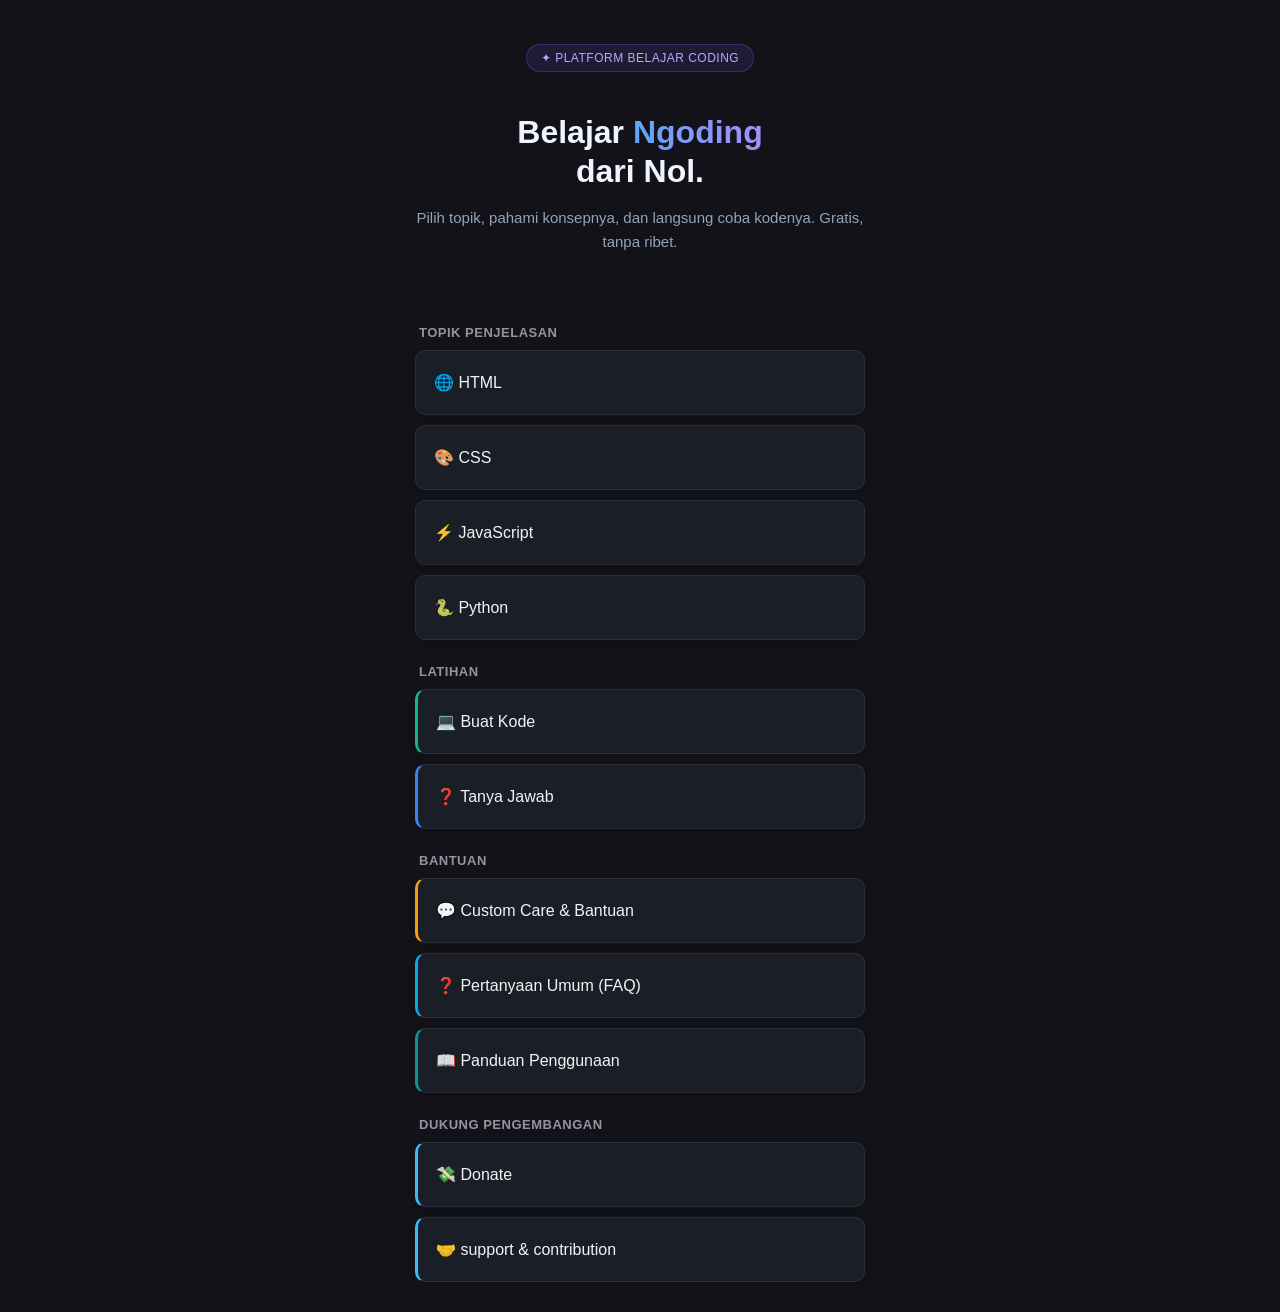
<file: index.html>
<!DOCTYPE html>
<html lang="id">
<head>
  <meta charset="UTF-8">
  <meta name="viewport" content="width=device-width, initial-scale=1.0">
  <title>Voxz Academy</title>
  <link rel="stylesheet" href="style.css">
</head>
<body>
  
  <!-- BAGIAN JUDUL UTAMA -->
<div class="hero">
  <div class="label-atas">✦ PLATFORM BELAJAR CODING</div>
  <h1 class="judul-utama">Belajar <span>Ngoding</span><br>dari Nol.</h1>
  <p class="deskripsi">Pilih topik, pahami konsepnya, dan langsung coba kodenya. Gratis, tanpa ribet.</p>
</div>

<!-- 👉 Judul Bagian 1 -->
<div class="judul-bagian">TOPIK PENJELASAN</div>

<a href="html.html" class="button">
  <h2>🌐 HTML</h2>
</a>

<a href="css.html" class="button">
  <h2>🎨 CSS</h2>
</a>

<a href="javascript.html" class="button">
  <h2>⚡ JavaScript</h2>
</a>

<a href="python.html" class="button python">
  <h2>🐍 Python</h2>
</a>

<!-- 👉 Judul Bagian 2 -->
<div class="judul-bagian">LATIHAN</div>

<a href="latihan.html" class="button latihan">
  <h2>💻 Buat Kode</h2>
</a>

<a href="tanya.html" class="button tanya">
  <h2>❓ Tanya Jawab</h2>
</a>

<!-- Judul Bagian 3 -->
<div class="judul-bagian">BANTUAN</div>

<a href="bantuan.html" class="button care">
  <h2>💬 Custom Care & Bantuan</h2>
</a>

<a href="faq.html" class="button faq">
  <h2>❓ Pertanyaan Umum (FAQ)</h2>
</a>

<a href="panduan.html" class="button panduan">
  <h2>📖 Panduan Penggunaan</h2>
</a>

<!-- JUDUL BAGIAN DUKUNGAN -->
<div class="judul-bagian">DUKUNG PENGEMBANGAN</div>

<a href="https://sociabuzz.com/voxza/tribe" target="_blank" class="button donasi">
  <h2>💸 Donate</h2>
</a>

<a href="support.html" class="button donasi">
  <h2>🤝 support & contribution</h2>
</a>


</body>
</html>
</file>
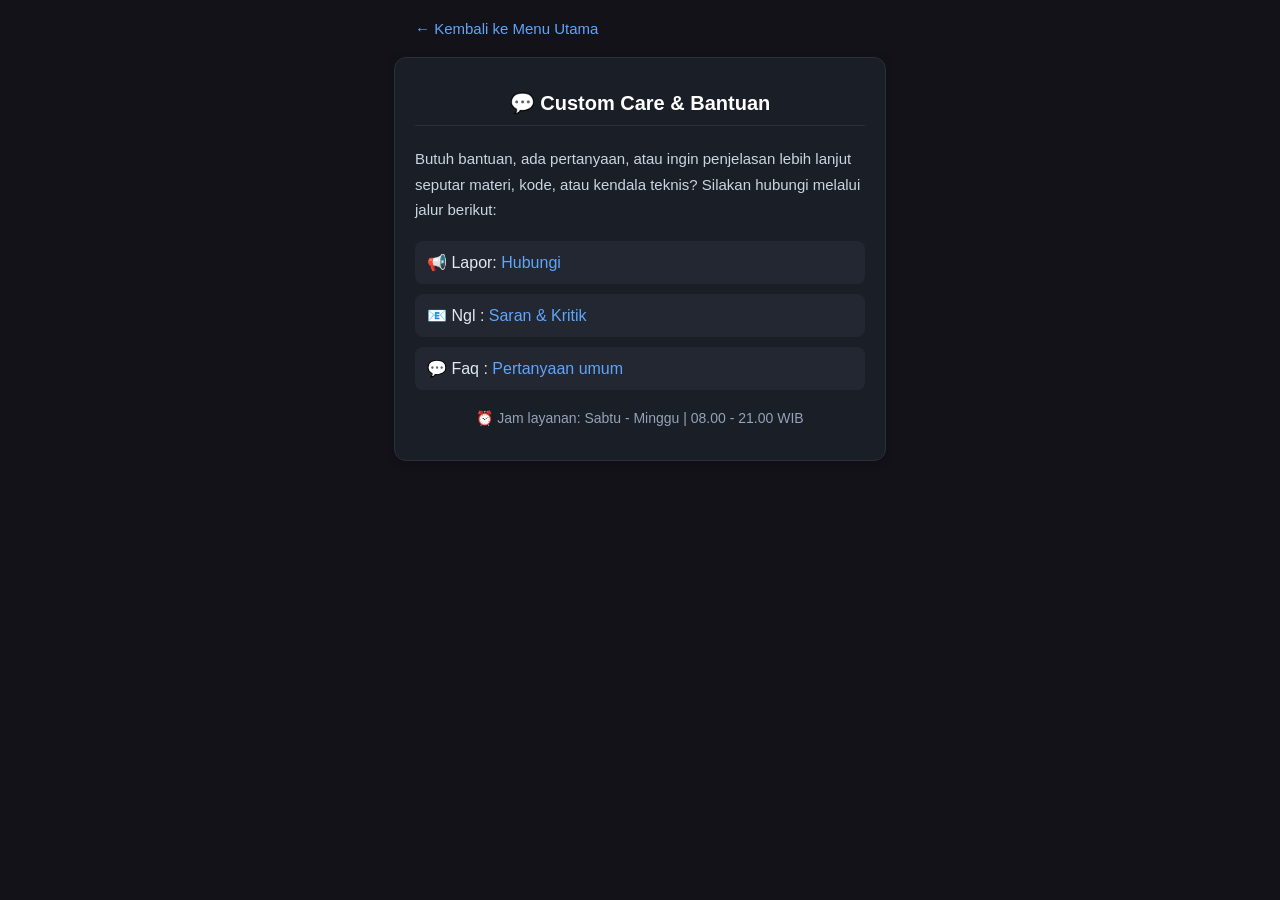
<file: bantuan.html>
<!DOCTYPE html>
<html lang="id">
<head>
  <meta charset="UTF-8">
  <meta name="viewport" content="width=device-width, initial-scale=1.0">
  <title>Custom Care & Bantuan || Voxz Academy</title>
  <style>
    body {
      background-color: rgba(18, 18, 24, 1);
      margin: 0;
      padding: 20px 16px;
      box-sizing: border-box;
      font-family: Arial, sans-serif;
    }

    .kembali {
      display: block;
      max-width: 450px;
      margin: 0 auto 20px auto;
      color: rgba(96, 165, 250, 1);
      text-decoration: none;
      font-size: 15px;
    }

    .kembali:hover {
      text-decoration: underline;
    }

    .kotak-bantuan {
      max-width: 450px;
      margin: 0 auto;
      background: rgba(26, 30, 39, 1);
      border: 1px solid rgba(42, 47, 58, 1);
      border-radius: 12px;
      padding: 20px;
      box-shadow: 0 2px 8px rgba(0,0,0,0.2);
    }

    .judul-halaman {
      color: #ffffff;
      text-align: center;
      font-size: 20px;
      margin-bottom: 20px;
      padding-bottom: 10px;
      border-bottom: 1px solid rgba(42, 47, 58, 1);
    }

    .info-bantuan {
      color: rgba(203, 213, 225, 1);
      font-size: 15px;
      line-height: 1.7;
      margin-bottom: 18px;
    }

    .daftar-kontak {
      list-style: none;
      padding: 0;
    }

    .daftar-kontak li {
      padding: 12px;
      margin-bottom: 10px;
      background: rgba(34, 39, 49, 1);
      border-radius: 8px;
      color: #E2E8F0;
    }

    .daftar-kontak a {
      color: rgba(96, 165, 250, 1);
      text-decoration: none;
      font-weight: 500;
    }

    .daftar-kontak a:hover {
      text-decoration: underline;
    }

    .catatan {
      margin-top: 20px;
      font-size: 14px;
      color: #94A3B8;
      text-align: center;
    }
  </style>
</head>
<body>

<a href="index.html" class="kembali">← Kembali ke Menu Utama</a>

<div class="kotak-bantuan">
  <h1 class="judul-halaman">💬 Custom Care & Bantuan</h1>

  <p class="info-bantuan">
    Butuh bantuan, ada pertanyaan, atau ingin penjelasan lebih lanjut seputar materi, kode, atau kendala teknis? Silakan hubungi melalui jalur berikut:
  </p>

  <ul class="daftar-kontak">
    <li>📢 Lapor: <a href="https://wa.me/6285808961132">Hubungi</a></li>
    <li>📧 Ngl : <a href="https://ngl.link/voxzhere">Saran & Kritik</a></li>
    <li>💬 Faq : <a href="faq.html">Pertanyaan umum</a></li>
  </ul>

  <p class="catatan">
    ⏰ Jam layanan: Sabtu - Minggu | 08.00 - 21.00 WIB
  </p>
</div>
</body>
</html>
</file>
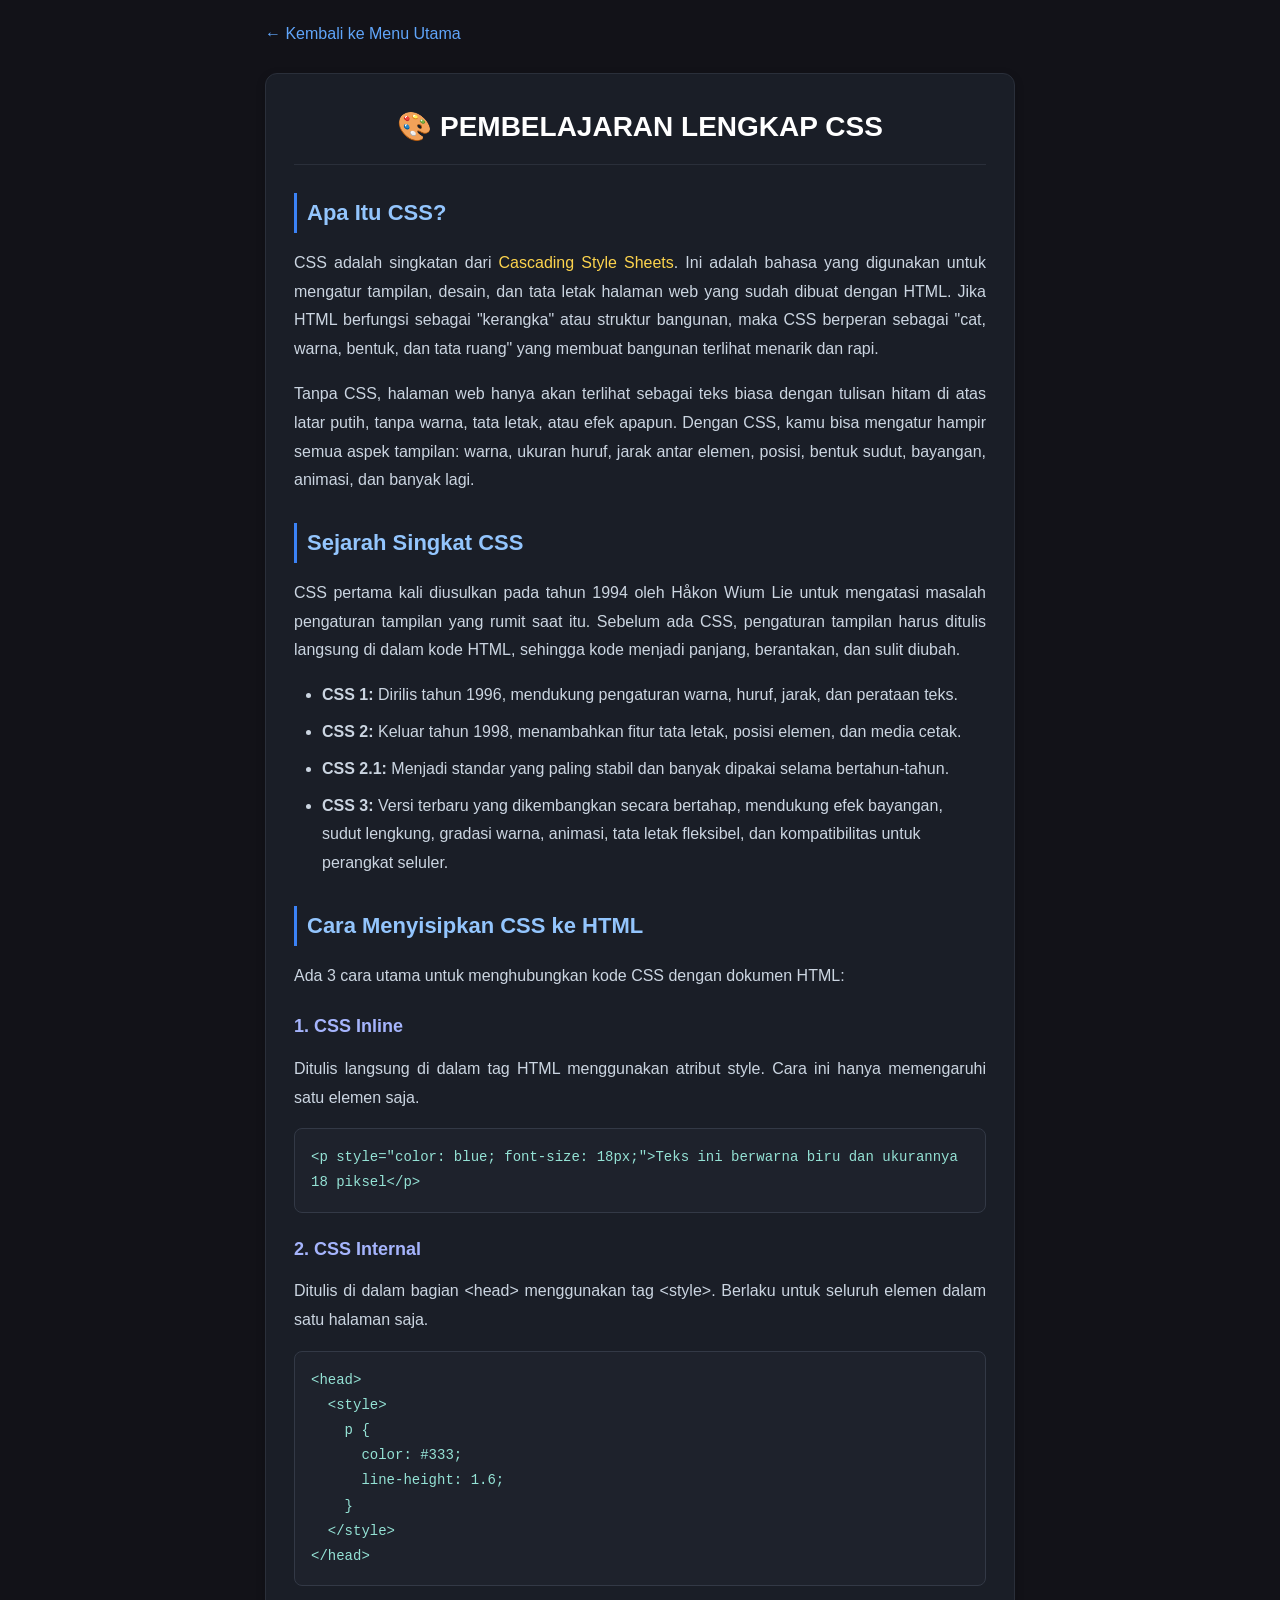
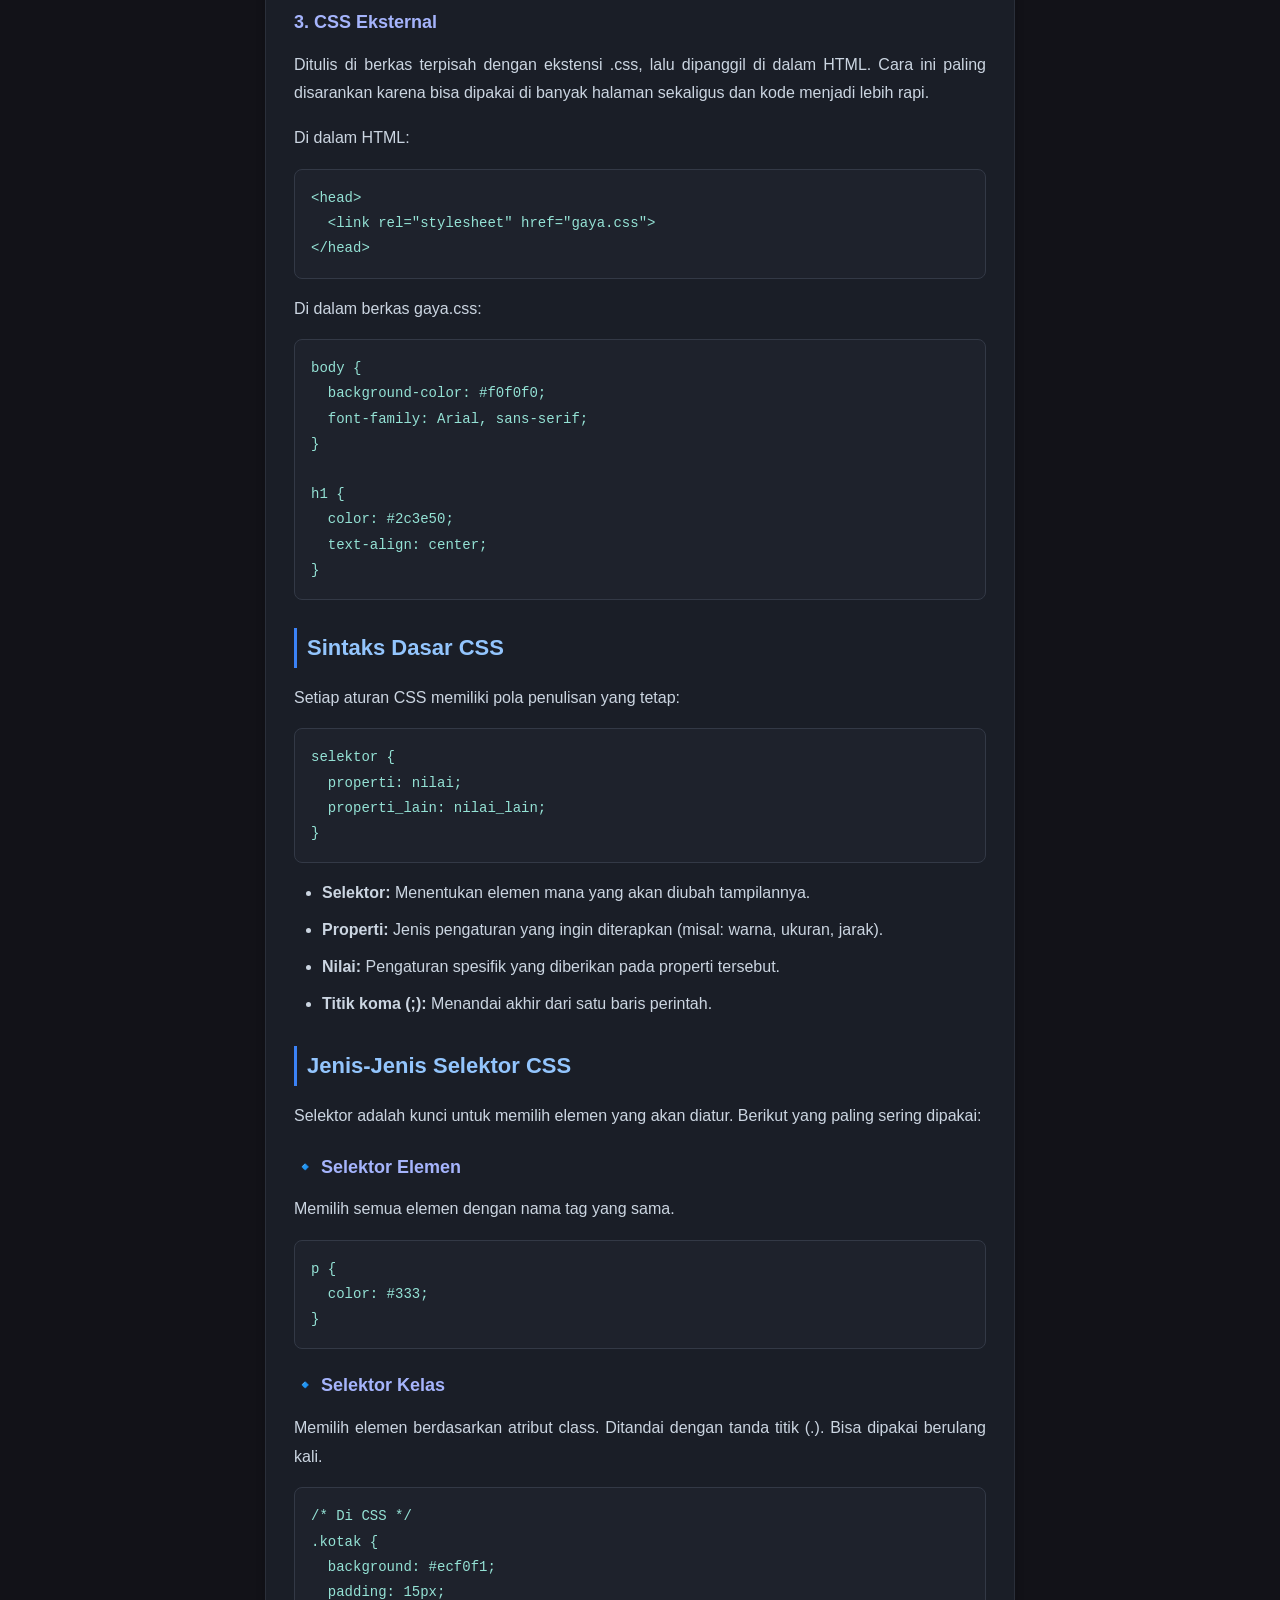
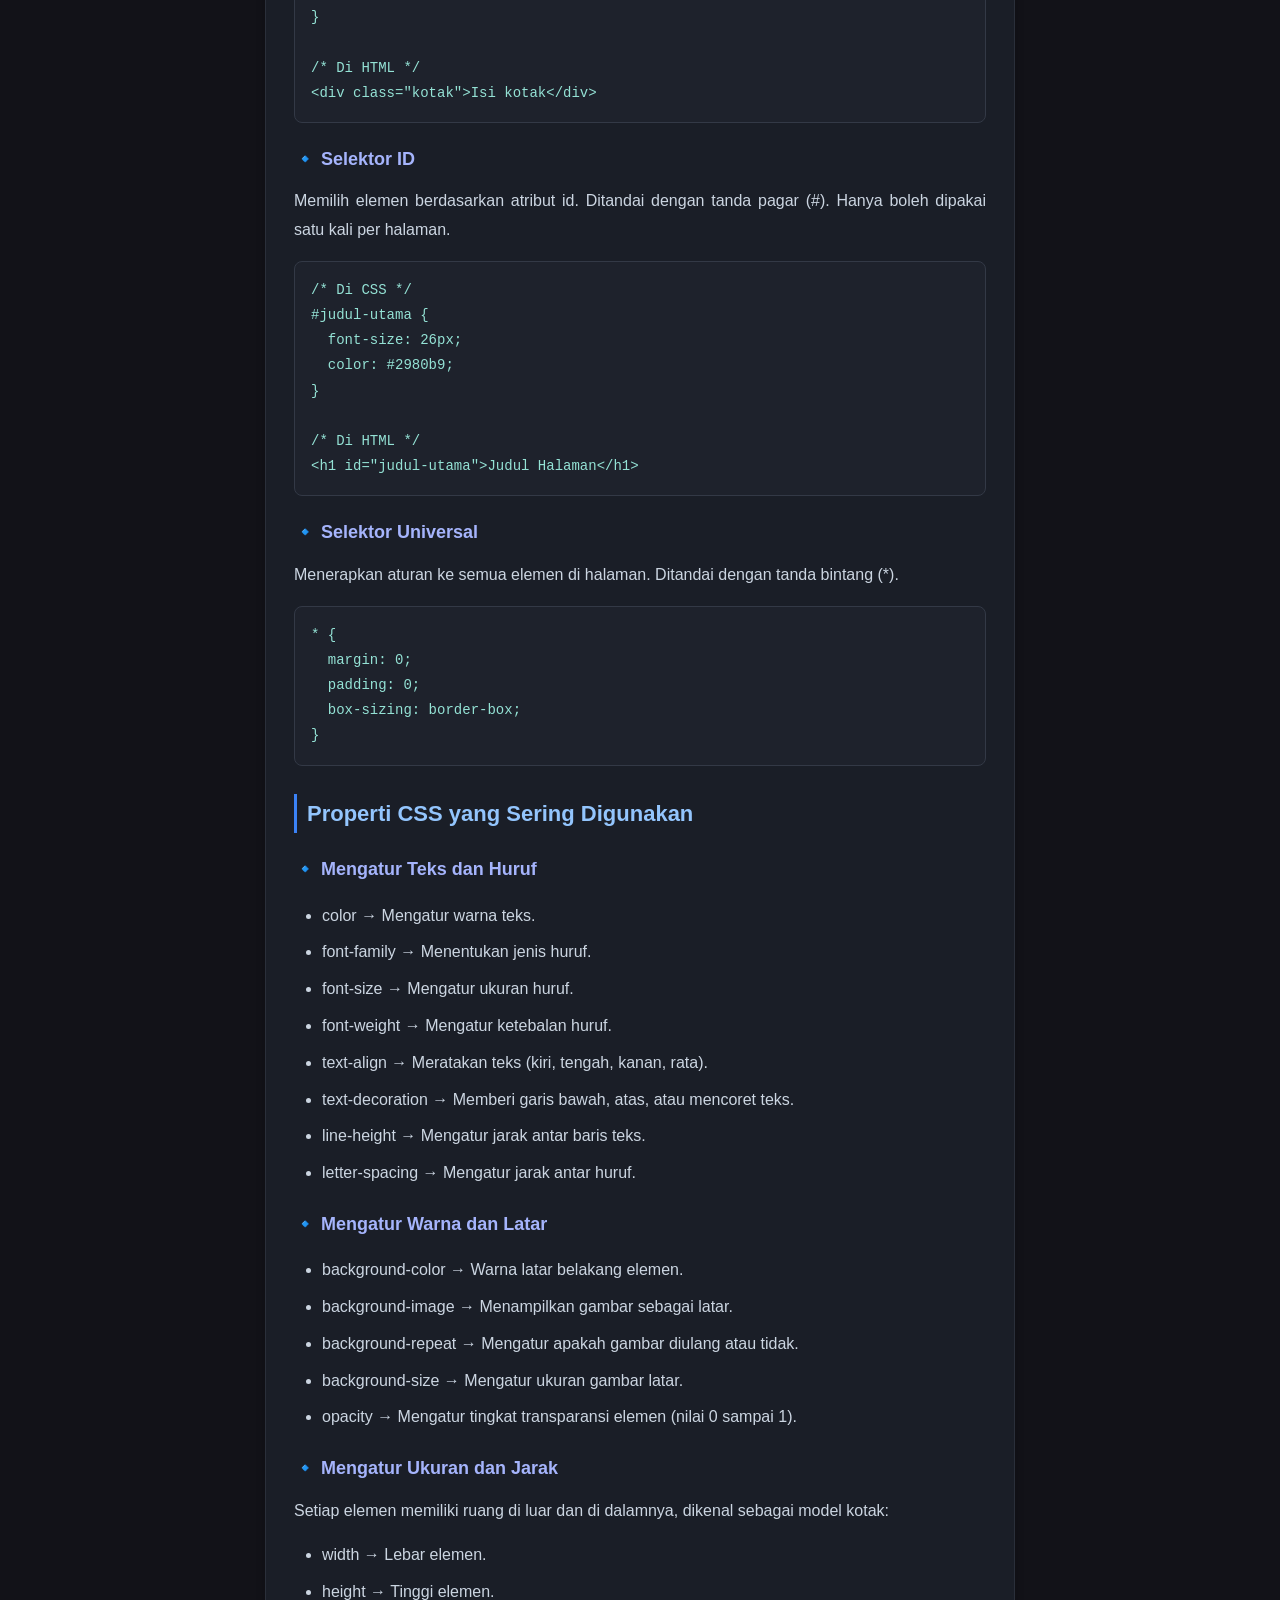
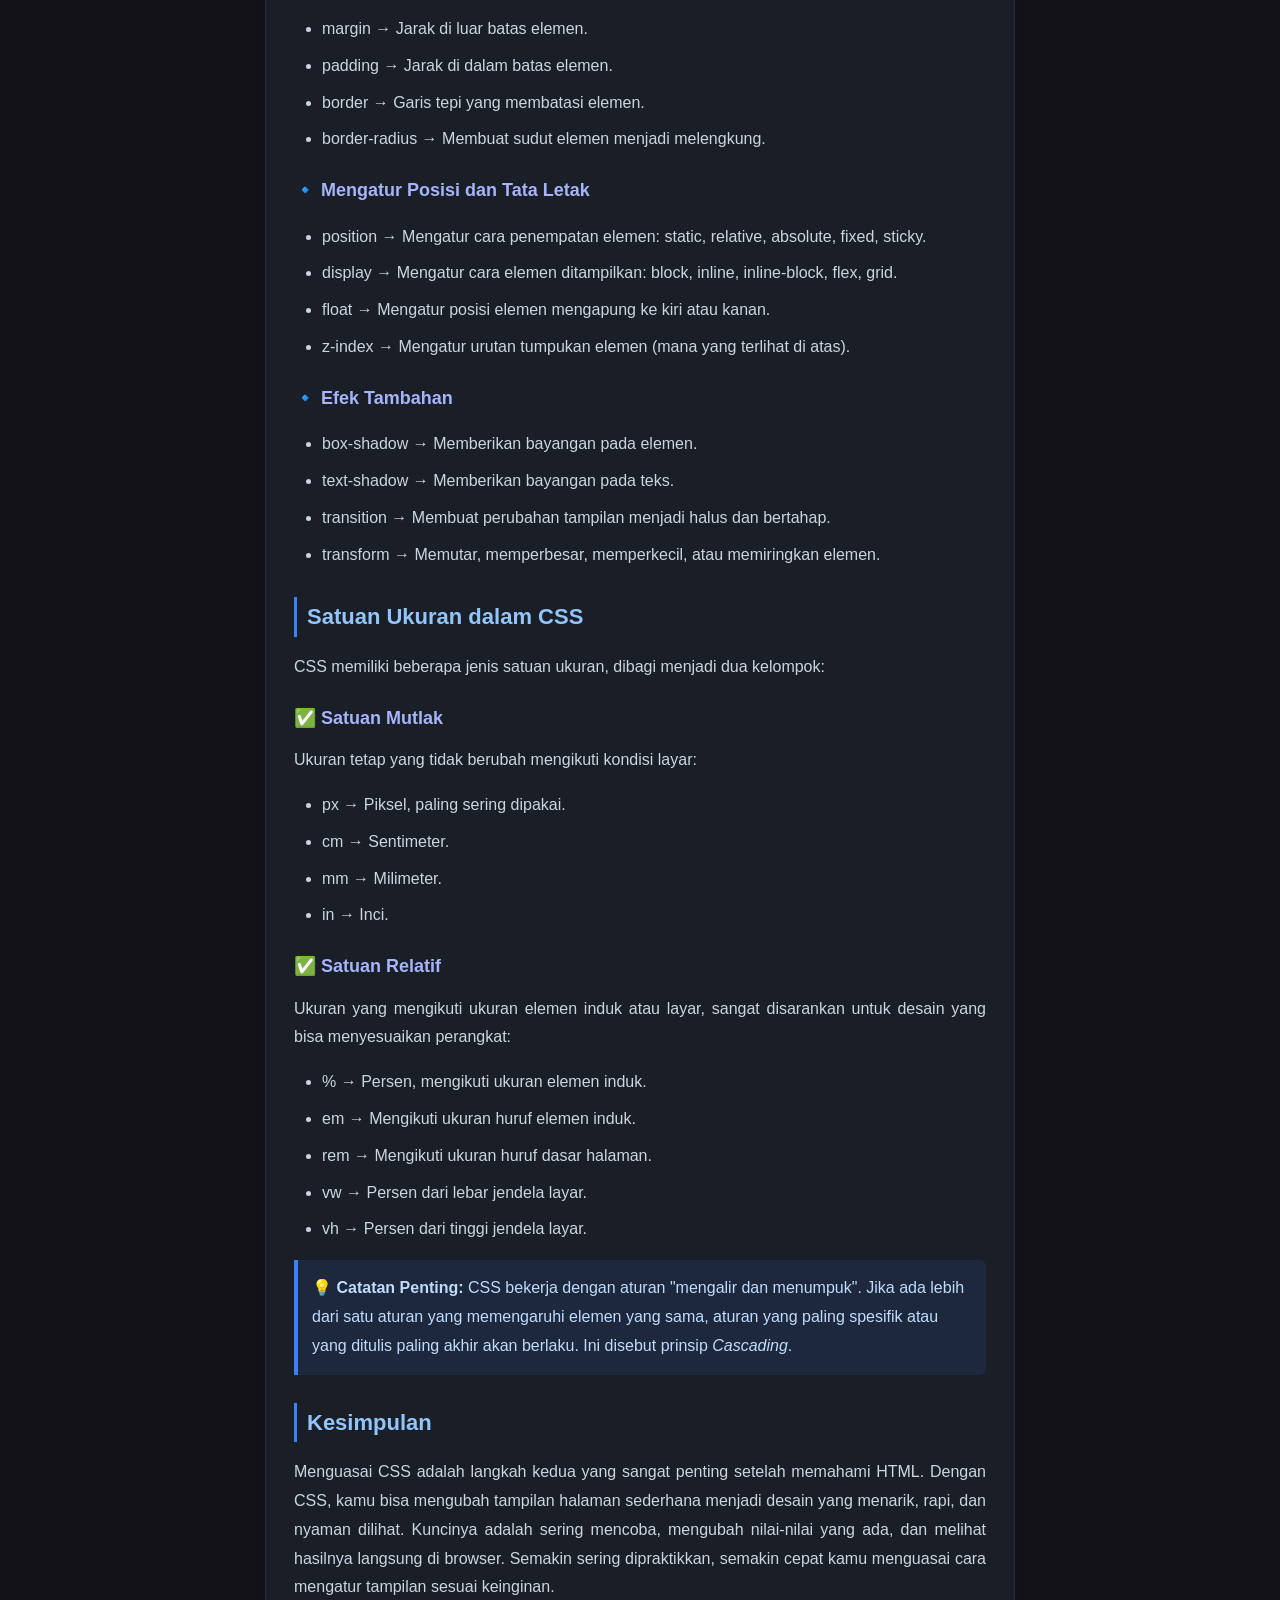
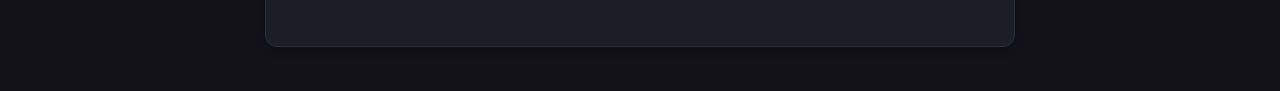
<file: css.html>
<!DOCTYPE html>
<html lang="id">
<head>
    <meta charset="UTF-8">
    <meta name="viewport" content="width=device-width, initial-scale=1.0">
    <title>Materi CSS | Voxz Academy</title>
    <style>
        * {
            margin: 0;
            padding: 0;
            box-sizing: border-box;
            font-family: 'Segoe UI', Roboto, Oxygen, Ubuntu, Cantarell, sans-serif;
        }

        body {
            background-color: #121218;
            color: #E2E8F0;
            line-height: 1.8;
            padding: 20px 16px;
        }

        .container {
            max-width: 750px;
            margin: 0 auto;
        }

        .kembali {
            display: inline-block;
            margin-bottom: 24px;
            color: #60A5FA;
            text-decoration: none;
            font-weight: 500;
            transition: 0.2s;
        }

        .kembali:hover {
            text-decoration: underline;
            color: #93C5FD;
        }

        .card {
            background: #1A1E27;
            border: 1px solid #2A2F3A;
            border-radius: 12px;
            padding: 28px;
            margin-bottom: 24px;
            box-shadow: 0 3px 10px rgba(0,0,0,0.2);
        }

        h1 {
            color: #FFFFFF;
            font-size: 28px;
            margin-bottom: 16px;
            text-align: center;
            border-bottom: 1px solid #2A2F3A;
            padding-bottom: 12px;
        }

        h2 {
            color: #93C5FD;
            font-size: 22px;
            margin: 28px 0 16px;
            padding-left: 10px;
            border-left: 3px solid #3B82F6;
        }

        h3 {
            color: #A5B4FC;
            font-size: 18px;
            margin: 20px 0 12px;
        }

        p {
            margin-bottom: 16px;
            text-align: justify;
            color: #CBD5E1;
        }

        .kode {
            background-color: #1E222C;
            border: 1px solid #333946;
            border-radius: 8px;
            padding: 16px;
            margin: 16px 0;
            font-family: 'Consolas', 'Monaco', monospace;
            font-size: 14px;
            color: #94E2D5;
            overflow-x: auto;
        }

        .catatan {
            background-color: rgba(59, 130, 246, 0.1);
            border-left: 4px solid #3B82F6;
            padding: 14px;
            margin: 16px 0;
            border-radius: 0 6px 6px 0;
            color: #BFDBFE;
        }

        ul, ol {
            margin: 16px 0 16px 28px;
            color: #CBD5E1;
        }

        li {
            margin-bottom: 8px;
        }

        .highlight {
            color: #FCD34D;
            font-weight: 500;
        }
    </style>
</head>
<body>

<div class="container">
    <a href="index.html" class="kembali">← Kembali ke Menu Utama</a>

    <div class="card">
        <h1>🎨 PEMBELAJARAN LENGKAP CSS</h1>

        <h2>Apa Itu CSS?</h2>
        <p>
            CSS adalah singkatan dari <span class="highlight">Cascading Style Sheets</span>. Ini adalah bahasa yang digunakan untuk mengatur tampilan, desain, dan tata letak halaman web yang sudah dibuat dengan HTML. Jika HTML berfungsi sebagai "kerangka" atau struktur bangunan, maka CSS berperan sebagai "cat, warna, bentuk, dan tata ruang" yang membuat bangunan terlihat menarik dan rapi.
        </p>
        <p>
            Tanpa CSS, halaman web hanya akan terlihat sebagai teks biasa dengan tulisan hitam di atas latar putih, tanpa warna, tata letak, atau efek apapun. Dengan CSS, kamu bisa mengatur hampir semua aspek tampilan: warna, ukuran huruf, jarak antar elemen, posisi, bentuk sudut, bayangan, animasi, dan banyak lagi.
        </p>

        <h2>Sejarah Singkat CSS</h2>
        <p>
            CSS pertama kali diusulkan pada tahun 1994 oleh Håkon Wium Lie untuk mengatasi masalah pengaturan tampilan yang rumit saat itu. Sebelum ada CSS, pengaturan tampilan harus ditulis langsung di dalam kode HTML, sehingga kode menjadi panjang, berantakan, dan sulit diubah.
        </p>
        <ul>
            <li><strong>CSS 1:</strong> Dirilis tahun 1996, mendukung pengaturan warna, huruf, jarak, dan perataan teks.</li>
            <li><strong>CSS 2:</strong> Keluar tahun 1998, menambahkan fitur tata letak, posisi elemen, dan media cetak.</li>
            <li><strong>CSS 2.1:</strong> Menjadi standar yang paling stabil dan banyak dipakai selama bertahun-tahun.</li>
            <li><strong>CSS 3:</strong> Versi terbaru yang dikembangkan secara bertahap, mendukung efek bayangan, sudut lengkung, gradasi warna, animasi, tata letak fleksibel, dan kompatibilitas untuk perangkat seluler.</li>
        </ul>

        <h2>Cara Menyisipkan CSS ke HTML</h2>
        <p>Ada 3 cara utama untuk menghubungkan kode CSS dengan dokumen HTML:</p>

        <h3>1. CSS Inline</h3>
        <p>Ditulis langsung di dalam tag HTML menggunakan atribut <code>style</code>. Cara ini hanya memengaruhi satu elemen saja.</p>
        <div class="kode">
&lt;p style="color: blue; font-size: 18px;"&gt;Teks ini berwarna biru dan ukurannya 18 piksel&lt;/p&gt;
        </div>

        <h3>2. CSS Internal</h3>
        <p>Ditulis di dalam bagian <code>&lt;head&gt;</code> menggunakan tag <code>&lt;style&gt;</code>. Berlaku untuk seluruh elemen dalam satu halaman saja.</p>
        <div class="kode">
&lt;head&gt;<br>
&nbsp;&nbsp;&lt;style&gt;<br>
&nbsp;&nbsp;&nbsp;&nbsp;p {<br>
&nbsp;&nbsp;&nbsp;&nbsp;&nbsp;&nbsp;color: #333;<br>
&nbsp;&nbsp;&nbsp;&nbsp;&nbsp;&nbsp;line-height: 1.6;<br>
&nbsp;&nbsp;&nbsp;&nbsp;}<br>
&nbsp;&nbsp;&lt;/style&gt;<br>
&lt;/head&gt;
        </div>

        <h3>3. CSS Eksternal</h3>
        <p>Ditulis di berkas terpisah dengan ekstensi <code>.css</code>, lalu dipanggil di dalam HTML. Cara ini paling disarankan karena bisa dipakai di banyak halaman sekaligus dan kode menjadi lebih rapi.</p>
        <p>Di dalam HTML:</p>
        <div class="kode">
&lt;head&gt;<br>
&nbsp;&nbsp;&lt;link rel="stylesheet" href="gaya.css"&gt;<br>
&lt;/head&gt;
        </div>
        <p>Di dalam berkas <code>gaya.css</code>:</p>
        <div class="kode">
body {<br>
&nbsp;&nbsp;background-color: #f0f0f0;<br>
&nbsp;&nbsp;font-family: Arial, sans-serif;<br>
}<br>
<br>
h1 {<br>
&nbsp;&nbsp;color: #2c3e50;<br>
&nbsp;&nbsp;text-align: center;<br>
}
        </div>

        <h2>Sintaks Dasar CSS</h2>
        <p>Setiap aturan CSS memiliki pola penulisan yang tetap:</p>
        <div class="kode">
selektor {<br>
&nbsp;&nbsp;properti: nilai;<br>
&nbsp;&nbsp;properti_lain: nilai_lain;<br>
}
        </div>
        <ul>
            <li><strong>Selektor:</strong> Menentukan elemen mana yang akan diubah tampilannya.</li>
            <li><strong>Properti:</strong> Jenis pengaturan yang ingin diterapkan (misal: warna, ukuran, jarak).</li>
            <li><strong>Nilai:</strong> Pengaturan spesifik yang diberikan pada properti tersebut.</li>
            <li><strong>Titik koma (;):</strong> Menandai akhir dari satu baris perintah.</li>
        </ul>

        <h2>Jenis-Jenis Selektor CSS</h2>
        <p>Selektor adalah kunci untuk memilih elemen yang akan diatur. Berikut yang paling sering dipakai:</p>

        <h3>🔹 Selektor Elemen</h3>
        <p>Memilih semua elemen dengan nama tag yang sama.</p>
        <div class="kode">
p {<br>
&nbsp;&nbsp;color: #333;<br>
}
        </div>

        <h3>🔹 Selektor Kelas</h3>
        <p>Memilih elemen berdasarkan atribut <code>class</code>. Ditandai dengan tanda titik (<code>.</code>). Bisa dipakai berulang kali.</p>
        <div class="kode">
/* Di CSS */<br>
.kotak {<br>
&nbsp;&nbsp;background: #ecf0f1;<br>
&nbsp;&nbsp;padding: 15px;<br>
}<br>
<br>
/* Di HTML */<br>
&lt;div class="kotak"&gt;Isi kotak&lt;/div&gt;
        </div>

        <h3>🔹 Selektor ID</h3>
        <p>Memilih elemen berdasarkan atribut <code>id</code>. Ditandai dengan tanda pagar (<code>#</code>). Hanya boleh dipakai satu kali per halaman.</p>
        <div class="kode">
/* Di CSS */<br>
#judul-utama {<br>
&nbsp;&nbsp;font-size: 26px;<br>
&nbsp;&nbsp;color: #2980b9;<br>
}<br>
<br>
/* Di HTML */<br>
&lt;h1 id="judul-utama"&gt;Judul Halaman&lt;/h1&gt;
        </div>

        <h3>🔹 Selektor Universal</h3>
        <p>Menerapkan aturan ke semua elemen di halaman. Ditandai dengan tanda bintang (<code>*</code>).</p>
        <div class="kode">
* {<br>
&nbsp;&nbsp;margin: 0;<br>
&nbsp;&nbsp;padding: 0;<br>
&nbsp;&nbsp;box-sizing: border-box;<br>
}
        </div>

        <h2>Properti CSS yang Sering Digunakan</h2>

        <h3>🔹 Mengatur Teks dan Huruf</h3>
        <ul>
            <li><code>color</code> → Mengatur warna teks.</li>
            <li><code>font-family</code> → Menentukan jenis huruf.</li>
            <li><code>font-size</code> → Mengatur ukuran huruf.</li>
            <li><code>font-weight</code> → Mengatur ketebalan huruf.</li>
            <li><code>text-align</code> → Meratakan teks (kiri, tengah, kanan, rata).</li>
            <li><code>text-decoration</code> → Memberi garis bawah, atas, atau mencoret teks.</li>
            <li><code>line-height</code> → Mengatur jarak antar baris teks.</li>
            <li><code>letter-spacing</code> → Mengatur jarak antar huruf.</li>
        </ul>

        <h3>🔹 Mengatur Warna dan Latar</h3>
        <ul>
            <li><code>background-color</code> → Warna latar belakang elemen.</li>
            <li><code>background-image</code> → Menampilkan gambar sebagai latar.</li>
            <li><code>background-repeat</code> → Mengatur apakah gambar diulang atau tidak.</li>
            <li><code>background-size</code> → Mengatur ukuran gambar latar.</li>
            <li><code>opacity</code> → Mengatur tingkat transparansi elemen (nilai 0 sampai 1).</li>
        </ul>

        <h3>🔹 Mengatur Ukuran dan Jarak</h3>
        <p>Setiap elemen memiliki ruang di luar dan di dalamnya, dikenal sebagai model kotak:</p>
        <ul>
            <li><code>width</code> → Lebar elemen.</li>
            <li><code>height</code> → Tinggi elemen.</li>
            <li><code>margin</code> → Jarak di luar batas elemen.</li>
            <li><code>padding</code> → Jarak di dalam batas elemen.</li>
            <li><code>border</code> → Garis tepi yang membatasi elemen.</li>
            <li><code>border-radius</code> → Membuat sudut elemen menjadi melengkung.</li>
        </ul>

        <h3>🔹 Mengatur Posisi dan Tata Letak</h3>
        <ul>
            <li><code>position</code> → Mengatur cara penempatan elemen: <code>static</code>, <code>relative</code>, <code>absolute</code>, <code>fixed</code>, <code>sticky</code>.</li>
            <li><code>display</code> → Mengatur cara elemen ditampilkan: <code>block</code>, <code>inline</code>, <code>inline-block</code>, <code>flex</code>, <code>grid</code>.</li>
            <li><code>float</code> → Mengatur posisi elemen mengapung ke kiri atau kanan.</li>
            <li><code>z-index</code> → Mengatur urutan tumpukan elemen (mana yang terlihat di atas).</li>
        </ul>

        <h3>🔹 Efek Tambahan</h3>
        <ul>
            <li><code>box-shadow</code> → Memberikan bayangan pada elemen.</li>
            <li><code>text-shadow</code> → Memberikan bayangan pada teks.</li>
            <li><code>transition</code> → Membuat perubahan tampilan menjadi halus dan bertahap.</li>
            <li><code>transform</code> → Memutar, memperbesar, memperkecil, atau memiringkan elemen.</li>
        </ul>

        <h2>Satuan Ukuran dalam CSS</h2>
        <p>CSS memiliki beberapa jenis satuan ukuran, dibagi menjadi dua kelompok:</p>

        <h3>✅ Satuan Mutlak</h3>
        <p>Ukuran tetap yang tidak berubah mengikuti kondisi layar:</p>
        <ul>
            <li><code>px</code> → Piksel, paling sering dipakai.</li>
            <li><code>cm</code> → Sentimeter.</li>
            <li><code>mm</code> → Milimeter.</li>
            <li><code>in</code> → Inci.</li>
        </ul>

        <h3>✅ Satuan Relatif</h3>
        <p>Ukuran yang mengikuti ukuran elemen induk atau layar, sangat disarankan untuk desain yang bisa menyesuaikan perangkat:</p>
        <ul>
            <li><code>%</code> → Persen, mengikuti ukuran elemen induk.</li>
            <li><code>em</code> → Mengikuti ukuran huruf elemen induk.</li>
            <li><code>rem</code> → Mengikuti ukuran huruf dasar halaman.</li>
            <li><code>vw</code> → Persen dari lebar jendela layar.</li>
            <li><code>vh</code> → Persen dari tinggi jendela layar.</li>
        </ul>

        <div class="catatan">
            <strong>💡 Catatan Penting:</strong> CSS bekerja dengan aturan "mengalir dan menumpuk". Jika ada lebih dari satu aturan yang memengaruhi elemen yang sama, aturan yang paling spesifik atau yang ditulis paling akhir akan berlaku. Ini disebut prinsip <em>Cascading</em>.
        </div>

        <h2>Kesimpulan</h2>
        <p>
            Menguasai CSS adalah langkah kedua yang sangat penting setelah memahami HTML. Dengan CSS, kamu bisa mengubah tampilan halaman sederhana menjadi desain yang menarik, rapi, dan nyaman dilihat. Kuncinya adalah sering mencoba, mengubah nilai-nilai yang ada, dan melihat hasilnya langsung di browser. Semakin sering dipraktikkan, semakin cepat kamu menguasai cara mengatur tampilan sesuai keinginan.
        </p>

    </div>
</div>

</body>
</html>
</file>
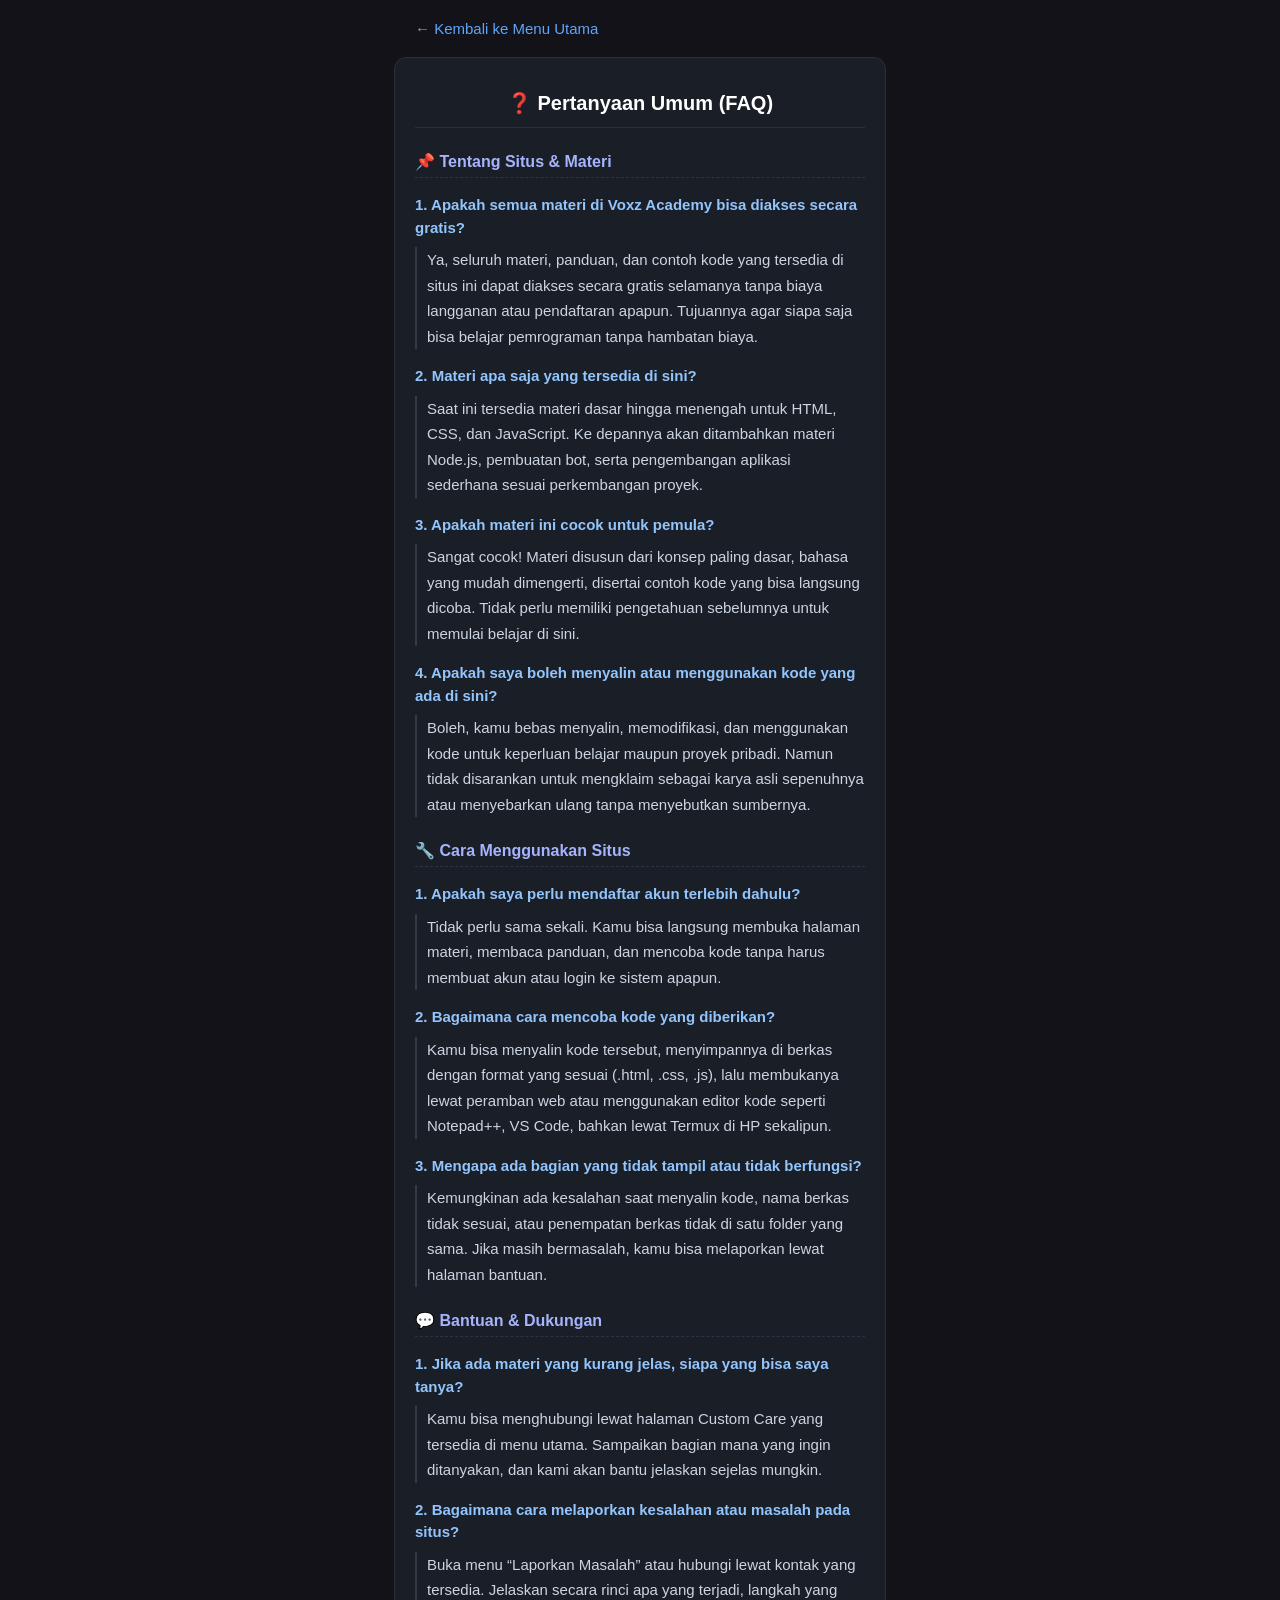
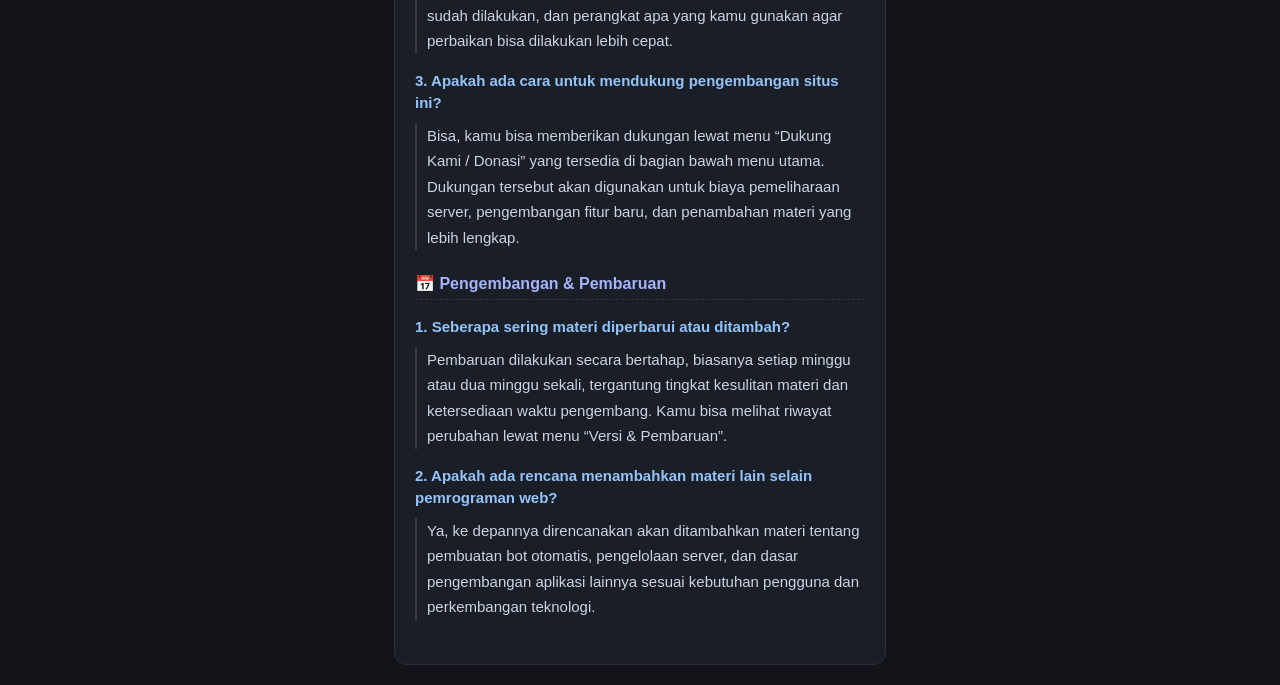
<file: faq.html>
<!DOCTYPE html>
<html lang="id">
<head>
  <meta charset="UTF-8">
  <meta name="viewport" content="width=device-width, initial-scale=1.0">
  <title>Pertanyaan Umum || Voxz Academy</title>
  <style>
    body {
      background-color: rgba(18, 18, 24, 1);
      margin: 0;
      padding: 20px 16px;
      font-family: Arial, sans-serif;
      color: #E2E8F0;
    }
    .kembali {
      display: block;
      max-width: 450px;
      margin: 0 auto 20px auto;
      color: #60A5FA;
      text-decoration: none;
      font-size: 15px;
    }
    .kotak {
      max-width: 450px;
      margin: 0 auto;
      background: rgba(26, 30, 39, 1);
      border: 1px solid rgba(42, 47, 58, 1);
      border-radius: 12px;
      padding: 20px;
    }
    h1 {
      text-align: center;
      font-size: 20px;
      margin-bottom: 24px;
      padding-bottom: 12px;
      border-bottom: 1px solid rgba(42, 47, 58, 1);
      color: #FFFFFF;
    }
    .bagian-faq {
      margin-bottom: 24px;
    }
    .kategori {
      font-size: 16px;
      font-weight: bold;
      color: #A5B4FC;
      margin: 20px 0 12px 0;
      padding-bottom: 6px;
      border-bottom: 1px dashed rgba(60, 66, 78, 0.6);
    }
    .tanya {
      font-weight: bold;
      color: #93C5FD;
      margin: 16px 0 8px 0;
      font-size: 15px;
      line-height: 1.5;
    }
    .jawab {
      color: #CBD5E1;
      line-height: 1.7;
      margin-bottom: 12px;
      padding-left: 10px;
      border-left: 2px solid rgba(60, 66, 78, 0.8);
      font-size: 15px;
    }
  </style>
</head>
<body>
  <a href="index.html" class="kembali">← Kembali ke Menu Utama</a>

  <div class="kotak">
    <h1>❓ Pertanyaan Umum (FAQ)</h1>

    <div class="bagian-faq">
      <div class="kategori">📌 Tentang Situs & Materi</div>

      <div class="tanya">1. Apakah semua materi di Voxz Academy bisa diakses secara gratis?</div>
      <div class="jawab">Ya, seluruh materi, panduan, dan contoh kode yang tersedia di situs ini dapat diakses secara gratis selamanya tanpa biaya langganan atau pendaftaran apapun. Tujuannya agar siapa saja bisa belajar pemrograman tanpa hambatan biaya.</div>

      <div class="tanya">2. Materi apa saja yang tersedia di sini?</div>
      <div class="jawab">Saat ini tersedia materi dasar hingga menengah untuk HTML, CSS, dan JavaScript. Ke depannya akan ditambahkan materi Node.js, pembuatan bot, serta pengembangan aplikasi sederhana sesuai perkembangan proyek.</div>

      <div class="tanya">3. Apakah materi ini cocok untuk pemula?</div>
      <div class="jawab">Sangat cocok! Materi disusun dari konsep paling dasar, bahasa yang mudah dimengerti, disertai contoh kode yang bisa langsung dicoba. Tidak perlu memiliki pengetahuan sebelumnya untuk memulai belajar di sini.</div>

      <div class="tanya">4. Apakah saya boleh menyalin atau menggunakan kode yang ada di sini?</div>
      <div class="jawab">Boleh, kamu bebas menyalin, memodifikasi, dan menggunakan kode untuk keperluan belajar maupun proyek pribadi. Namun tidak disarankan untuk mengklaim sebagai karya asli sepenuhnya atau menyebarkan ulang tanpa menyebutkan sumbernya.</div>
    </div>

    <div class="bagian-faq">
      <div class="kategori">🔧 Cara Menggunakan Situs</div>

      <div class="tanya">1. Apakah saya perlu mendaftar akun terlebih dahulu?</div>
      <div class="jawab">Tidak perlu sama sekali. Kamu bisa langsung membuka halaman materi, membaca panduan, dan mencoba kode tanpa harus membuat akun atau login ke sistem apapun.</div>

      <div class="tanya">2. Bagaimana cara mencoba kode yang diberikan?</div>
      <div class="jawab">Kamu bisa menyalin kode tersebut, menyimpannya di berkas dengan format yang sesuai (.html, .css, .js), lalu membukanya lewat peramban web atau menggunakan editor kode seperti Notepad++, VS Code, bahkan lewat Termux di HP sekalipun.</div>

      <div class="tanya">3. Mengapa ada bagian yang tidak tampil atau tidak berfungsi?</div>
      <div class="jawab">Kemungkinan ada kesalahan saat menyalin kode, nama berkas tidak sesuai, atau penempatan berkas tidak di satu folder yang sama. Jika masih bermasalah, kamu bisa melaporkan lewat halaman bantuan.</div>
    </div>

    <div class="bagian-faq">
      <div class="kategori">💬 Bantuan & Dukungan</div>

      <div class="tanya">1. Jika ada materi yang kurang jelas, siapa yang bisa saya tanya?</div>
      <div class="jawab">Kamu bisa menghubungi lewat halaman Custom Care yang tersedia di menu utama. Sampaikan bagian mana yang ingin ditanyakan, dan kami akan bantu jelaskan sejelas mungkin.</div>

      <div class="tanya">2. Bagaimana cara melaporkan kesalahan atau masalah pada situs?</div>
      <div class="jawab">Buka menu “Laporkan Masalah” atau hubungi lewat kontak yang tersedia. Jelaskan secara rinci apa yang terjadi, langkah yang sudah dilakukan, dan perangkat apa yang kamu gunakan agar perbaikan bisa dilakukan lebih cepat.</div>

      <div class="tanya">3. Apakah ada cara untuk mendukung pengembangan situs ini?</div>
      <div class="jawab">Bisa, kamu bisa memberikan dukungan lewat menu “Dukung Kami / Donasi” yang tersedia di bagian bawah menu utama. Dukungan tersebut akan digunakan untuk biaya pemeliharaan server, pengembangan fitur baru, dan penambahan materi yang lebih lengkap.</div>
    </div>

    <div class="bagian-faq">
      <div class="kategori">📅 Pengembangan & Pembaruan</div>

      <div class="tanya">1. Seberapa sering materi diperbarui atau ditambah?</div>
      <div class="jawab">Pembaruan dilakukan secara bertahap, biasanya setiap minggu atau dua minggu sekali, tergantung tingkat kesulitan materi dan ketersediaan waktu pengembang. Kamu bisa melihat riwayat perubahan lewat menu “Versi & Pembaruan”.</div>

      <div class="tanya">2. Apakah ada rencana menambahkan materi lain selain pemrograman web?</div>
      <div class="jawab">Ya, ke depannya direncanakan akan ditambahkan materi tentang pembuatan bot otomatis, pengelolaan server, dan dasar pengembangan aplikasi lainnya sesuai kebutuhan pengguna dan perkembangan teknologi.</div>
    </div>
  </div>
</body>
</html>
</file>
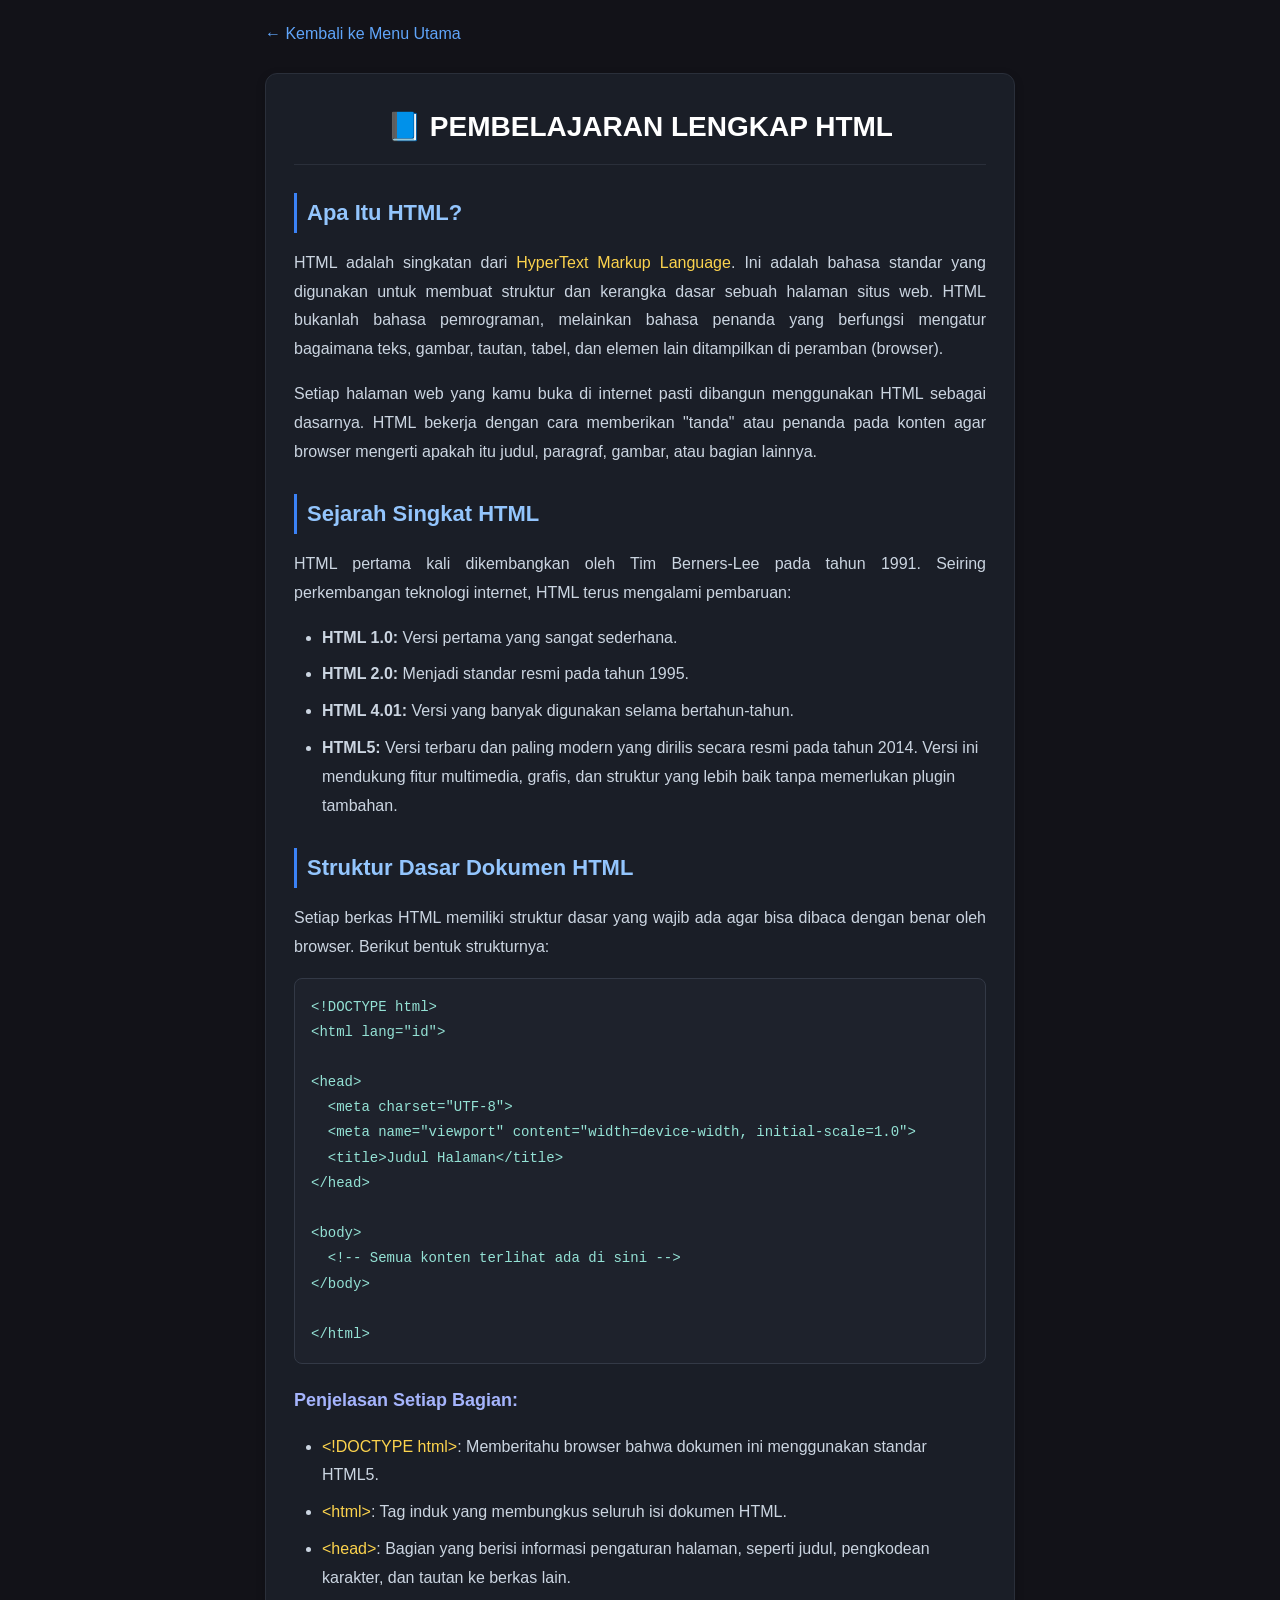
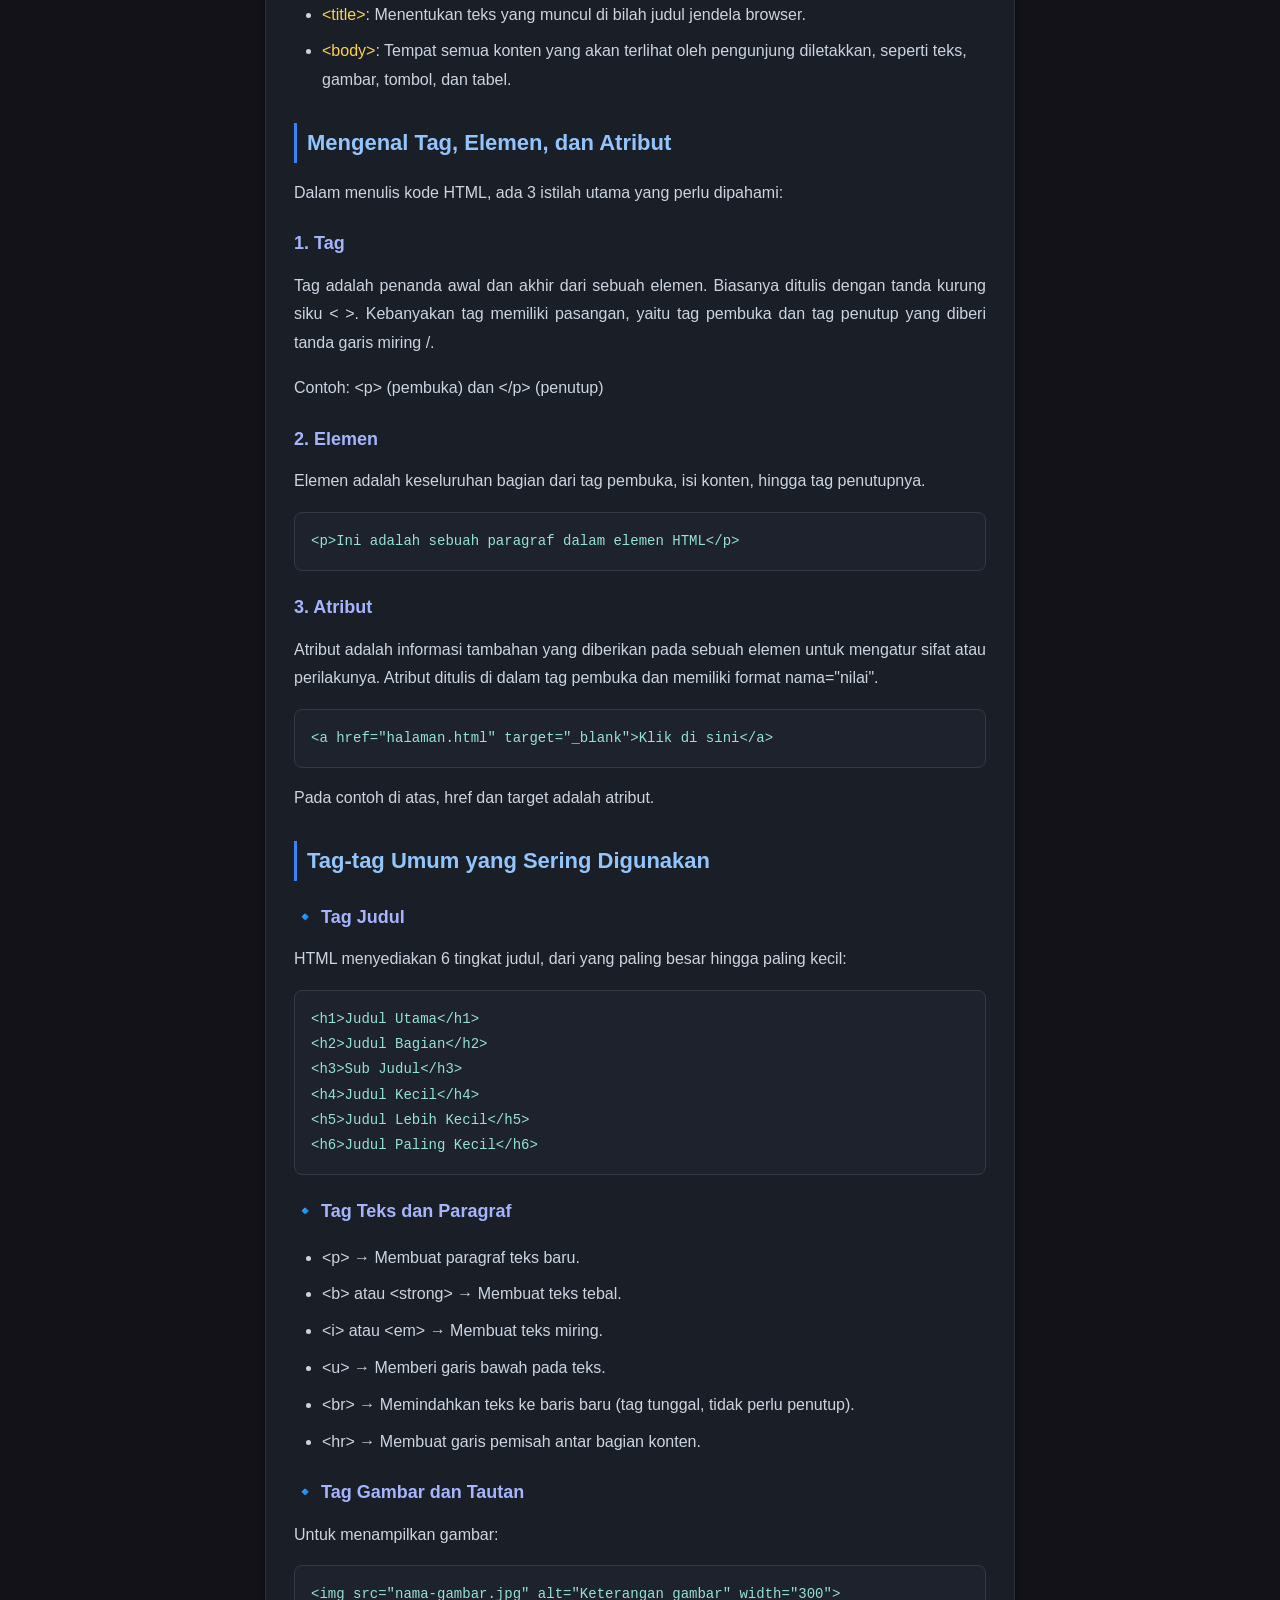
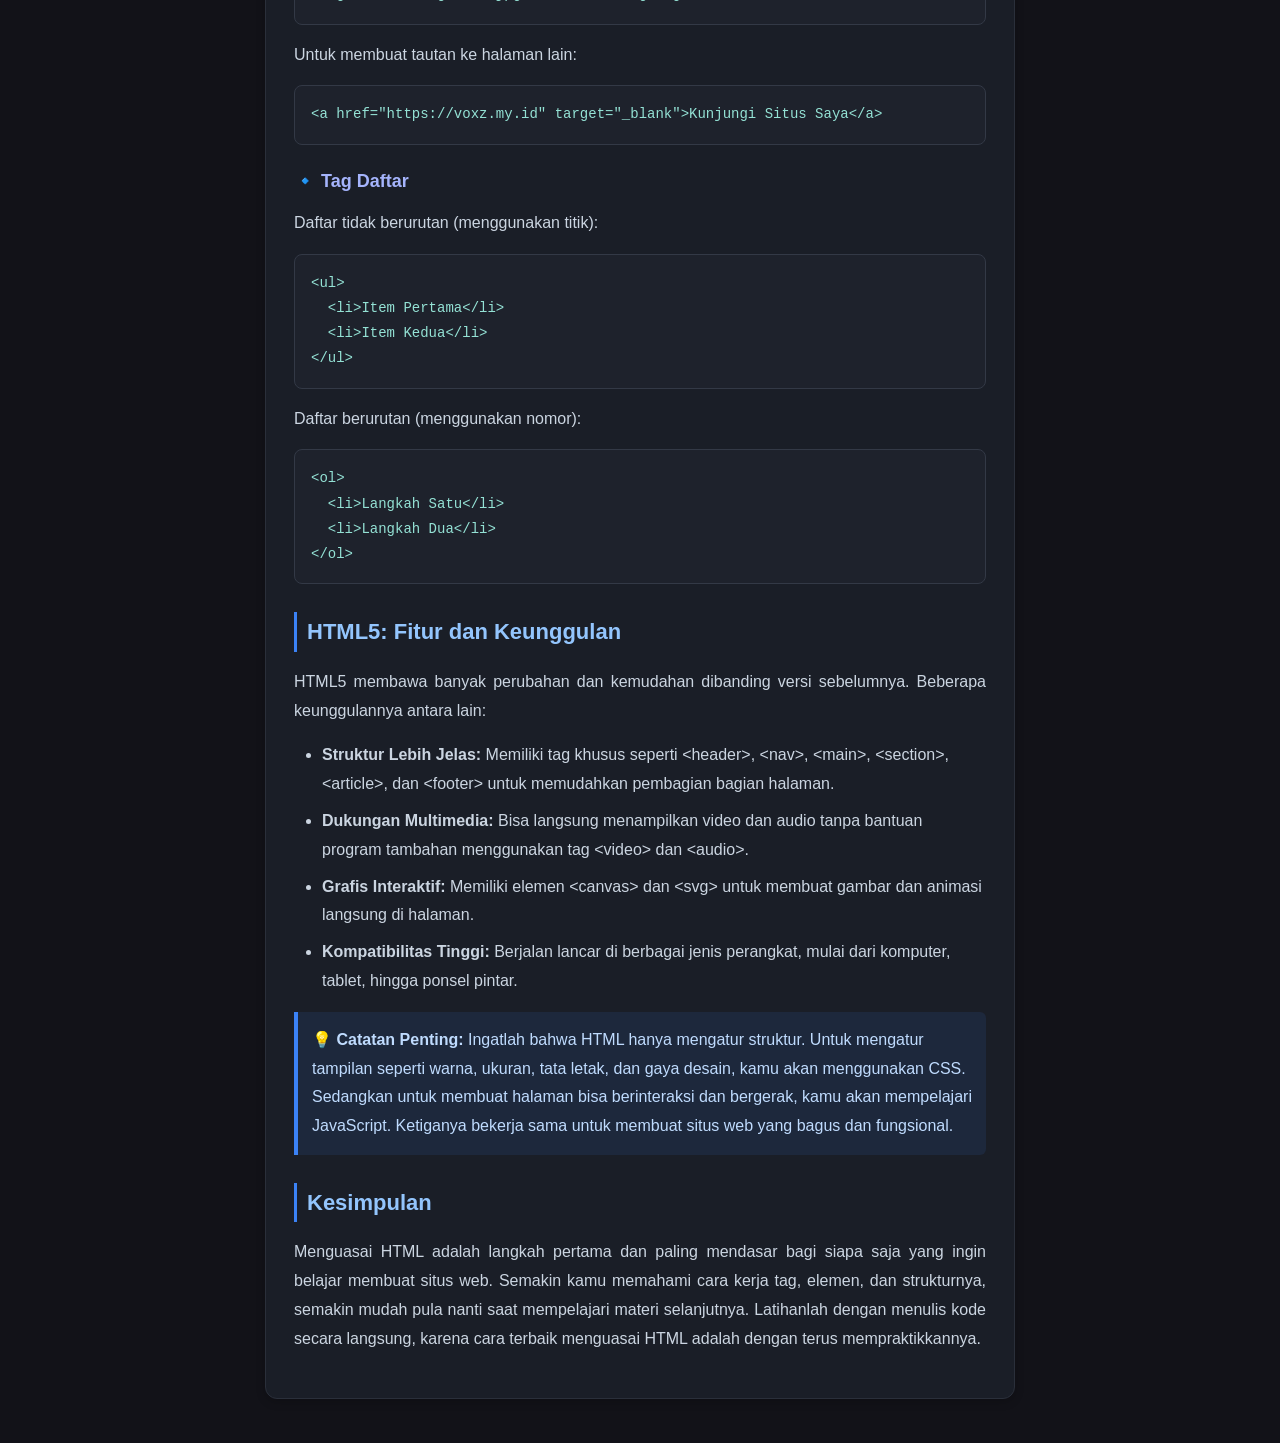
<file: html.html>
<!DOCTYPE html>
<html lang="id">
<head>
    <meta charset="UTF-8">
    <meta name="viewport" content="width=device-width, initial-scale=1.0">
    <title>Materi HTML || Voxz Academy</title>
    <style>
        * {
            margin: 0;
            padding: 0;
            box-sizing: border-box;
            font-family: 'Segoe UI', Roboto, Oxygen, Ubuntu, Cantarell, sans-serif;
        }

        body {
            background-color: #121218;
            color: #E2E8F0;
            line-height: 1.8;
            padding: 20px 16px;
        }

        .container {
            max-width: 750px;
            margin: 0 auto;
        }

        .kembali {
            display: inline-block;
            margin-bottom: 24px;
            color: #60A5FA;
            text-decoration: none;
            font-weight: 500;
            transition: 0.2s;
        }

        .kembali:hover {
            text-decoration: underline;
            color: #93C5FD;
        }

        .card {
            background: #1A1E27;
            border: 1px solid #2A2F3A;
            border-radius: 12px;
            padding: 28px;
            margin-bottom: 24px;
            box-shadow: 0 3px 10px rgba(0,0,0,0.2);
        }

        h1 {
            color: #FFFFFF;
            font-size: 28px;
            margin-bottom: 16px;
            text-align: center;
            border-bottom: 1px solid #2A2F3A;
            padding-bottom: 12px;
        }

        h2 {
            color: #93C5FD;
            font-size: 22px;
            margin: 28px 0 16px;
            padding-left: 10px;
            border-left: 3px solid #3B82F6;
        }

        h3 {
            color: #A5B4FC;
            font-size: 18px;
            margin: 20px 0 12px;
        }

        p {
            margin-bottom: 16px;
            text-align: justify;
            color: #CBD5E1;
        }

        .kode {
            background-color: #1E222C;
            border: 1px solid #333946;
            border-radius: 8px;
            padding: 16px;
            margin: 16px 0;
            font-family: 'Consolas', 'Monaco', monospace;
            font-size: 14px;
            color: #94E2D5;
            overflow-x: auto;
        }

        .catatan {
            background-color: rgba(59, 130, 246, 0.1);
            border-left: 4px solid #3B82F6;
            padding: 14px;
            margin: 16px 0;
            border-radius: 0 6px 6px 0;
            color: #BFDBFE;
        }

        ul, ol {
            margin: 16px 0 16px 28px;
            color: #CBD5E1;
        }

        li {
            margin-bottom: 8px;
        }

        .highlight {
            color: #FCD34D;
            font-weight: 500;
        }
    </style>
</head>
<body>

<div class="container">
    <a href="index.html" class="kembali">← Kembali ke Menu Utama</a>

    <div class="card">
        <h1>📘 PEMBELAJARAN LENGKAP HTML</h1>

        <h2>Apa Itu HTML?</h2>
        <p>
            HTML adalah singkatan dari <span class="highlight">HyperText Markup Language</span>. Ini adalah bahasa standar yang digunakan untuk membuat struktur dan kerangka dasar sebuah halaman situs web. HTML bukanlah bahasa pemrograman, melainkan bahasa penanda yang berfungsi mengatur bagaimana teks, gambar, tautan, tabel, dan elemen lain ditampilkan di peramban (browser).
        </p>
        <p>
            Setiap halaman web yang kamu buka di internet pasti dibangun menggunakan HTML sebagai dasarnya. HTML bekerja dengan cara memberikan "tanda" atau penanda pada konten agar browser mengerti apakah itu judul, paragraf, gambar, atau bagian lainnya.
        </p>

        <h2>Sejarah Singkat HTML</h2>
        <p>
            HTML pertama kali dikembangkan oleh Tim Berners-Lee pada tahun 1991. Seiring perkembangan teknologi internet, HTML terus mengalami pembaruan:
        </p>
        <ul>
            <li><strong>HTML 1.0:</strong> Versi pertama yang sangat sederhana.</li>
            <li><strong>HTML 2.0:</strong> Menjadi standar resmi pada tahun 1995.</li>
            <li><strong>HTML 4.01:</strong> Versi yang banyak digunakan selama bertahun-tahun.</li>
            <li><strong>HTML5:</strong> Versi terbaru dan paling modern yang dirilis secara resmi pada tahun 2014. Versi ini mendukung fitur multimedia, grafis, dan struktur yang lebih baik tanpa memerlukan plugin tambahan.</li>
        </ul>

        <h2>Struktur Dasar Dokumen HTML</h2>
        <p>
            Setiap berkas HTML memiliki struktur dasar yang wajib ada agar bisa dibaca dengan benar oleh browser. Berikut bentuk strukturnya:
        </p>
        <div class="kode">
&lt;!DOCTYPE html&gt;<br>
&lt;html lang="id"&gt;<br>
<br>
&lt;head&gt;<br>
&nbsp;&nbsp;&lt;meta charset="UTF-8"&gt;<br>
&nbsp;&nbsp;&lt;meta name="viewport" content="width=device-width, initial-scale=1.0"&gt;<br>
&nbsp;&nbsp;&lt;title&gt;Judul Halaman&lt;/title&gt;<br>
&lt;/head&gt;<br>
<br>
&lt;body&gt;<br>
&nbsp;&nbsp;&lt;!-- Semua konten terlihat ada di sini --&gt;<br>
&lt;/body&gt;<br>
<br>
&lt;/html&gt;
        </div>

        <h3>Penjelasan Setiap Bagian:</h3>
        <ul>
            <li><span class="highlight">&lt;!DOCTYPE html&gt;</span>: Memberitahu browser bahwa dokumen ini menggunakan standar HTML5.</li>
            <li><span class="highlight">&lt;html&gt;</span>: Tag induk yang membungkus seluruh isi dokumen HTML.</li>
            <li><span class="highlight">&lt;head&gt;</span>: Bagian yang berisi informasi pengaturan halaman, seperti judul, pengkodean karakter, dan tautan ke berkas lain.</li>
            <li><span class="highlight">&lt;title&gt;</span>: Menentukan teks yang muncul di bilah judul jendela browser.</li>
            <li><span class="highlight">&lt;body&gt;</span>: Tempat semua konten yang akan terlihat oleh pengunjung diletakkan, seperti teks, gambar, tombol, dan tabel.</li>
        </ul>

        <h2>Mengenal Tag, Elemen, dan Atribut</h2>
        <p>
            Dalam menulis kode HTML, ada 3 istilah utama yang perlu dipahami:
        </p>

        <h3>1. Tag</h3>
        <p>
            Tag adalah penanda awal dan akhir dari sebuah elemen. Biasanya ditulis dengan tanda kurung siku <code>&lt; &gt;</code>. Kebanyakan tag memiliki pasangan, yaitu tag pembuka dan tag penutup yang diberi tanda garis miring <code>/</code>.
        </p>
        <p>Contoh: <code>&lt;p&gt;</code> (pembuka) dan <code>&lt;/p&gt;</code> (penutup)</p>

        <h3>2. Elemen</h3>
        <p>
            Elemen adalah keseluruhan bagian dari tag pembuka, isi konten, hingga tag penutupnya.
        </p>
        <div class="kode">
&lt;p&gt;Ini adalah sebuah paragraf dalam elemen HTML&lt;/p&gt;
        </div>

        <h3>3. Atribut</h3>
        <p>
            Atribut adalah informasi tambahan yang diberikan pada sebuah elemen untuk mengatur sifat atau perilakunya. Atribut ditulis di dalam tag pembuka dan memiliki format <code>nama="nilai"</code>.
        </p>
        <div class="kode">
&lt;a href="halaman.html" target="_blank"&gt;Klik di sini&lt;/a&gt;
        </div>
        <p>Pada contoh di atas, <code>href</code> dan <code>target</code> adalah atribut.</p>

        <h2>Tag-tag Umum yang Sering Digunakan</h2>

        <h3>🔹 Tag Judul</h3>
        <p>HTML menyediakan 6 tingkat judul, dari yang paling besar hingga paling kecil:</p>
        <div class="kode">
&lt;h1&gt;Judul Utama&lt;/h1&gt;<br>
&lt;h2&gt;Judul Bagian&lt;/h2&gt;<br>
&lt;h3&gt;Sub Judul&lt;/h3&gt;<br>
&lt;h4&gt;Judul Kecil&lt;/h4&gt;<br>
&lt;h5&gt;Judul Lebih Kecil&lt;/h5&gt;<br>
&lt;h6&gt;Judul Paling Kecil&lt;/h6&gt;
        </div>

        <h3>🔹 Tag Teks dan Paragraf</h3>
        <ul>
            <li><code>&lt;p&gt;</code> → Membuat paragraf teks baru.</li>
            <li><code>&lt;b&gt;</code> atau <code>&lt;strong&gt;</code> → Membuat teks tebal.</li>
            <li><code>&lt;i&gt;</code> atau <code>&lt;em&gt;</code> → Membuat teks miring.</li>
            <li><code>&lt;u&gt;</code> → Memberi garis bawah pada teks.</li>
            <li><code>&lt;br&gt;</code> → Memindahkan teks ke baris baru (tag tunggal, tidak perlu penutup).</li>
            <li><code>&lt;hr&gt;</code> → Membuat garis pemisah antar bagian konten.</li>
        </ul>

        <h3>🔹 Tag Gambar dan Tautan</h3>
        <p>Untuk menampilkan gambar:</p>
        <div class="kode">
&lt;img src="nama-gambar.jpg" alt="Keterangan gambar" width="300"&gt;
        </div>
        <p>Untuk membuat tautan ke halaman lain:</p>
        <div class="kode">
&lt;a href="https://voxz.my.id" target="_blank"&gt;Kunjungi Situs Saya&lt;/a&gt;
        </div>

        <h3>🔹 Tag Daftar</h3>
        <p>Daftar tidak berurutan (menggunakan titik):</p>
        <div class="kode">
&lt;ul&gt;<br>
&nbsp;&nbsp;&lt;li&gt;Item Pertama&lt;/li&gt;<br>
&nbsp;&nbsp;&lt;li&gt;Item Kedua&lt;/li&gt;<br>
&lt;/ul&gt;
        </div>
        <p>Daftar berurutan (menggunakan nomor):</p>
        <div class="kode">
&lt;ol&gt;<br>
&nbsp;&nbsp;&lt;li&gt;Langkah Satu&lt;/li&gt;<br>
&nbsp;&nbsp;&lt;li&gt;Langkah Dua&lt;/li&gt;<br>
&lt;/ol&gt;
        </div>

        <h2>HTML5: Fitur dan Keunggulan</h2>
        <p>
            HTML5 membawa banyak perubahan dan kemudahan dibanding versi sebelumnya. Beberapa keunggulannya antara lain:
        </p>
        <ul>
            <li><strong>Struktur Lebih Jelas:</strong> Memiliki tag khusus seperti <code>&lt;header&gt;</code>, <code>&lt;nav&gt;</code>, <code>&lt;main&gt;</code>, <code>&lt;section&gt;</code>, <code>&lt;article&gt;</code>, dan <code>&lt;footer&gt;</code> untuk memudahkan pembagian bagian halaman.</li>
            <li><strong>Dukungan Multimedia:</strong> Bisa langsung menampilkan video dan audio tanpa bantuan program tambahan menggunakan tag <code>&lt;video&gt;</code> dan <code>&lt;audio&gt;</code>.</li>
            <li><strong>Grafis Interaktif:</strong> Memiliki elemen <code>&lt;canvas&gt;</code> dan <code>&lt;svg&gt;</code> untuk membuat gambar dan animasi langsung di halaman.</li>
            <li><strong>Kompatibilitas Tinggi:</strong> Berjalan lancar di berbagai jenis perangkat, mulai dari komputer, tablet, hingga ponsel pintar.</li>
        </ul>

        <div class="catatan">
            <strong>💡 Catatan Penting:</strong> Ingatlah bahwa HTML hanya mengatur struktur. Untuk mengatur tampilan seperti warna, ukuran, tata letak, dan gaya desain, kamu akan menggunakan CSS. Sedangkan untuk membuat halaman bisa berinteraksi dan bergerak, kamu akan mempelajari JavaScript. Ketiganya bekerja sama untuk membuat situs web yang bagus dan fungsional.
        </div>

        <h2>Kesimpulan</h2>
        <p>
            Menguasai HTML adalah langkah pertama dan paling mendasar bagi siapa saja yang ingin belajar membuat situs web. Semakin kamu memahami cara kerja tag, elemen, dan strukturnya, semakin mudah pula nanti saat mempelajari materi selanjutnya. Latihanlah dengan menulis kode secara langsung, karena cara terbaik menguasai HTML adalah dengan terus mempraktikkannya.
        </p>

    </div>
</div>

</body>
</html>
</file>
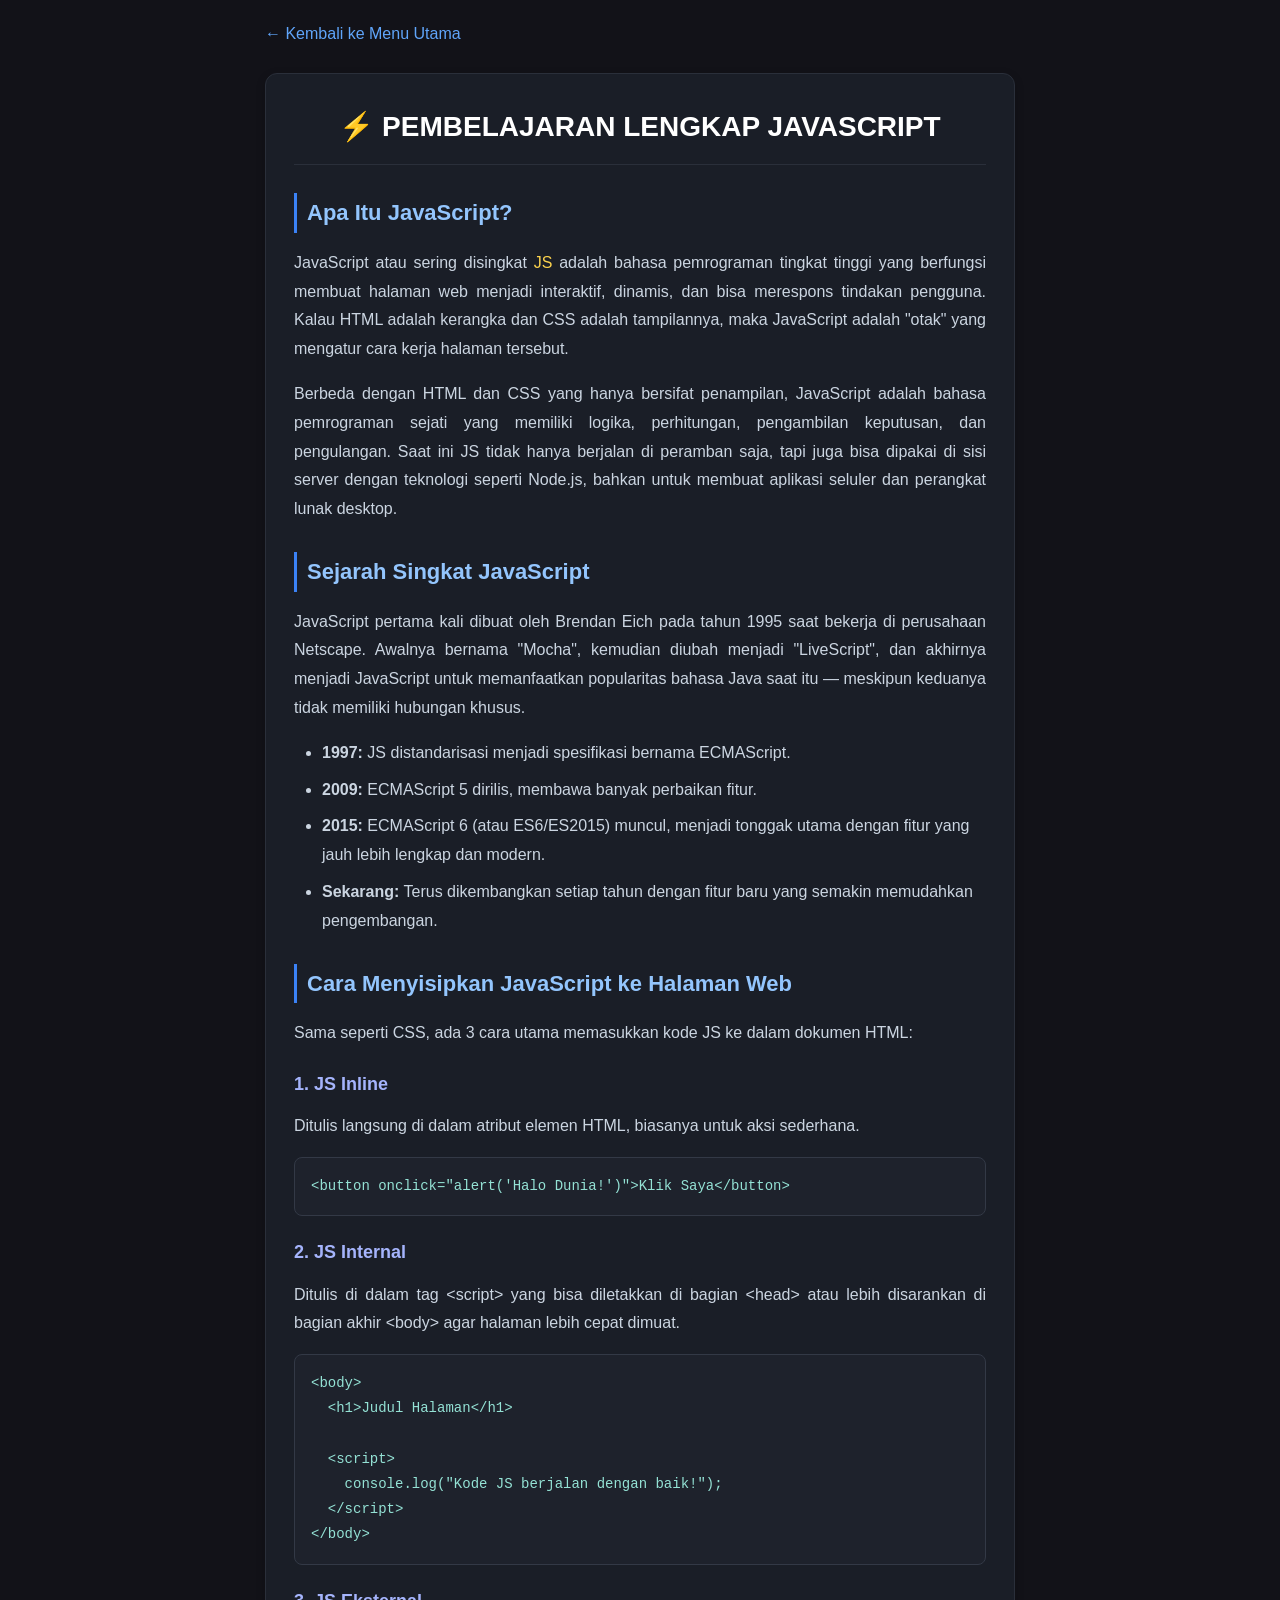
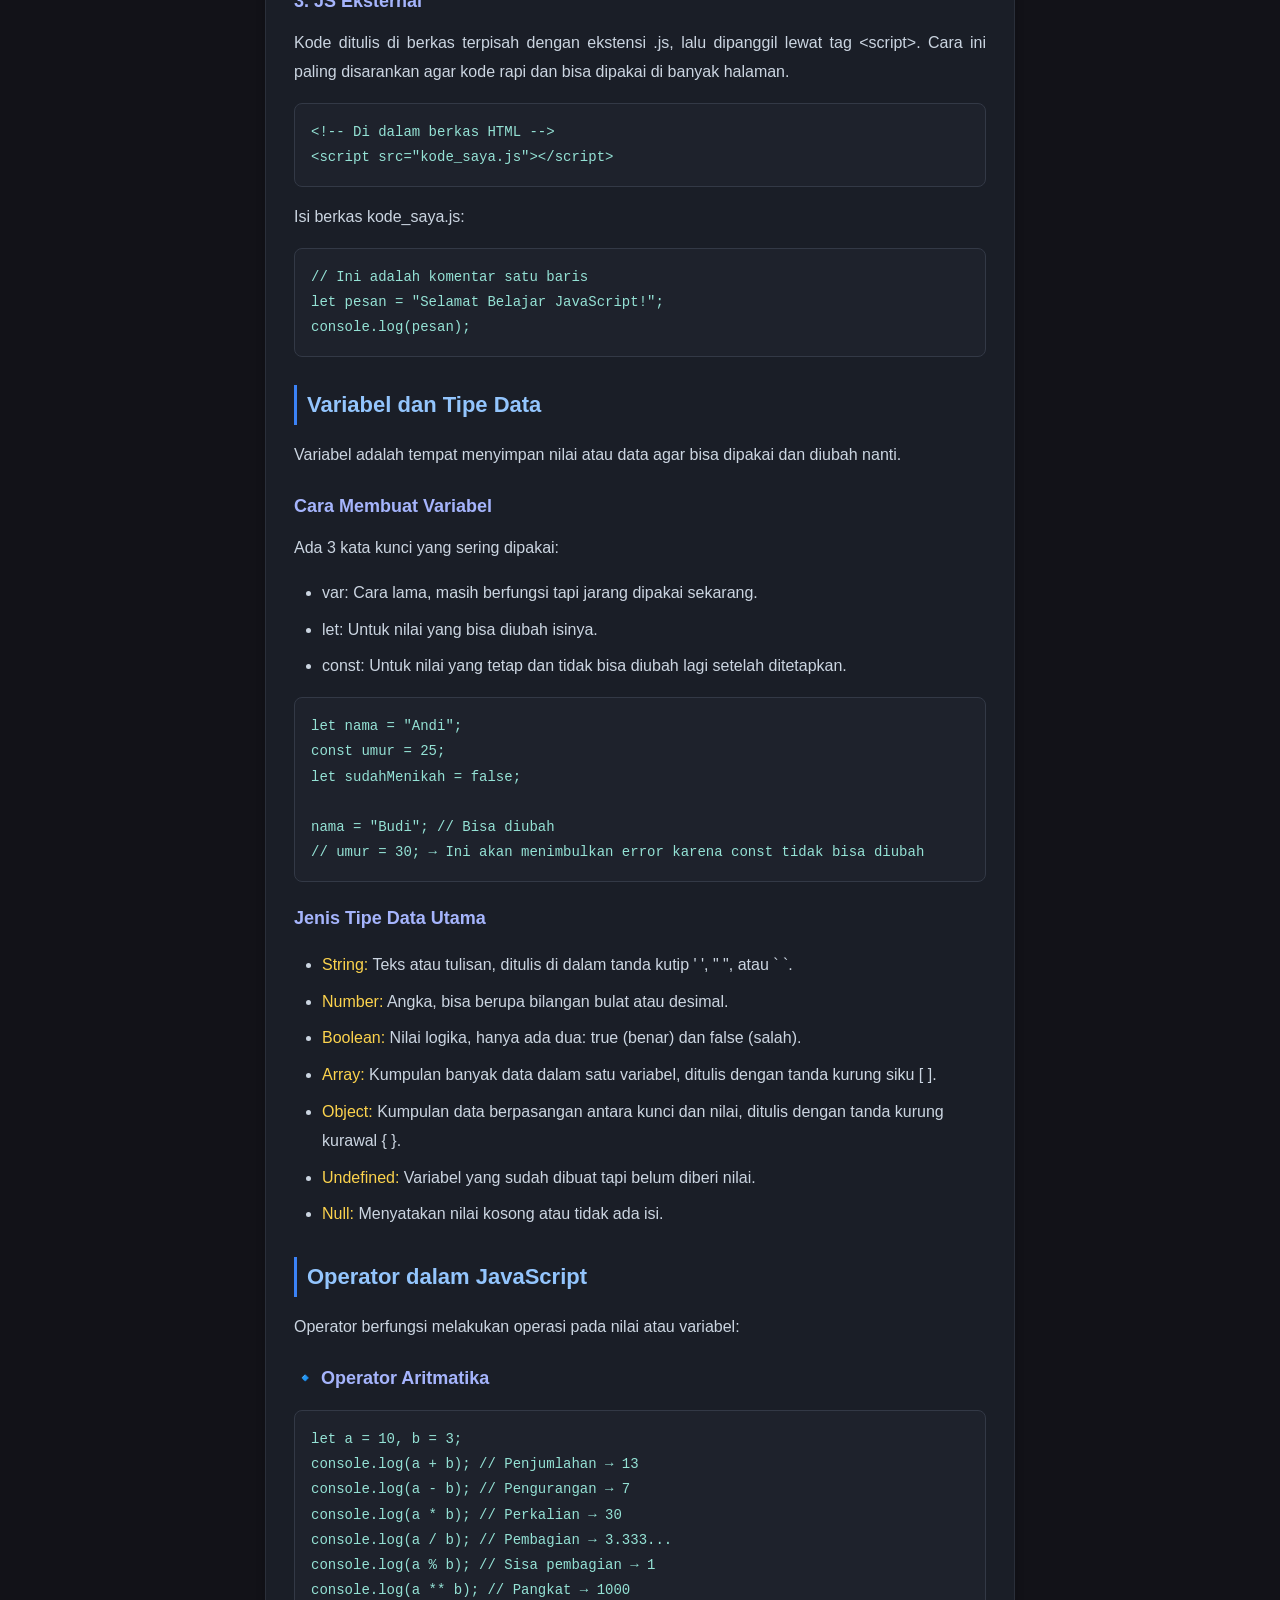
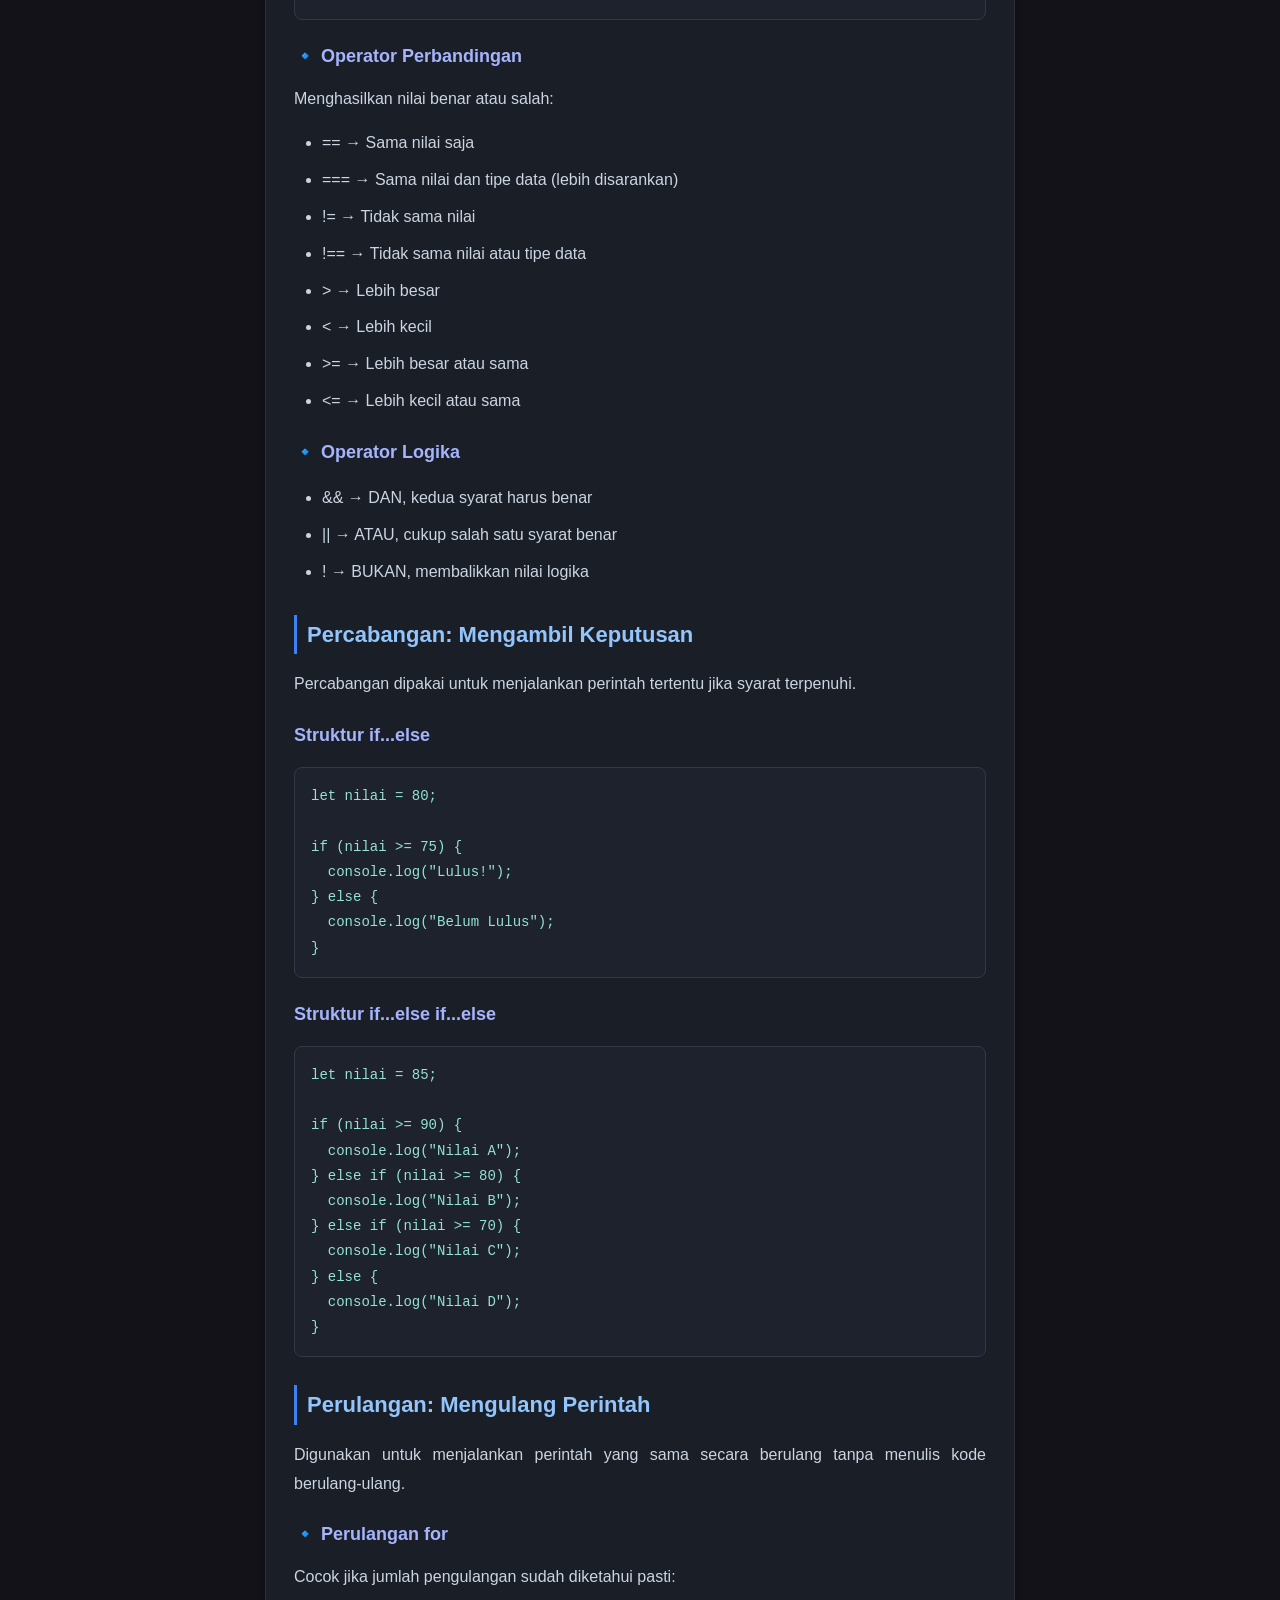
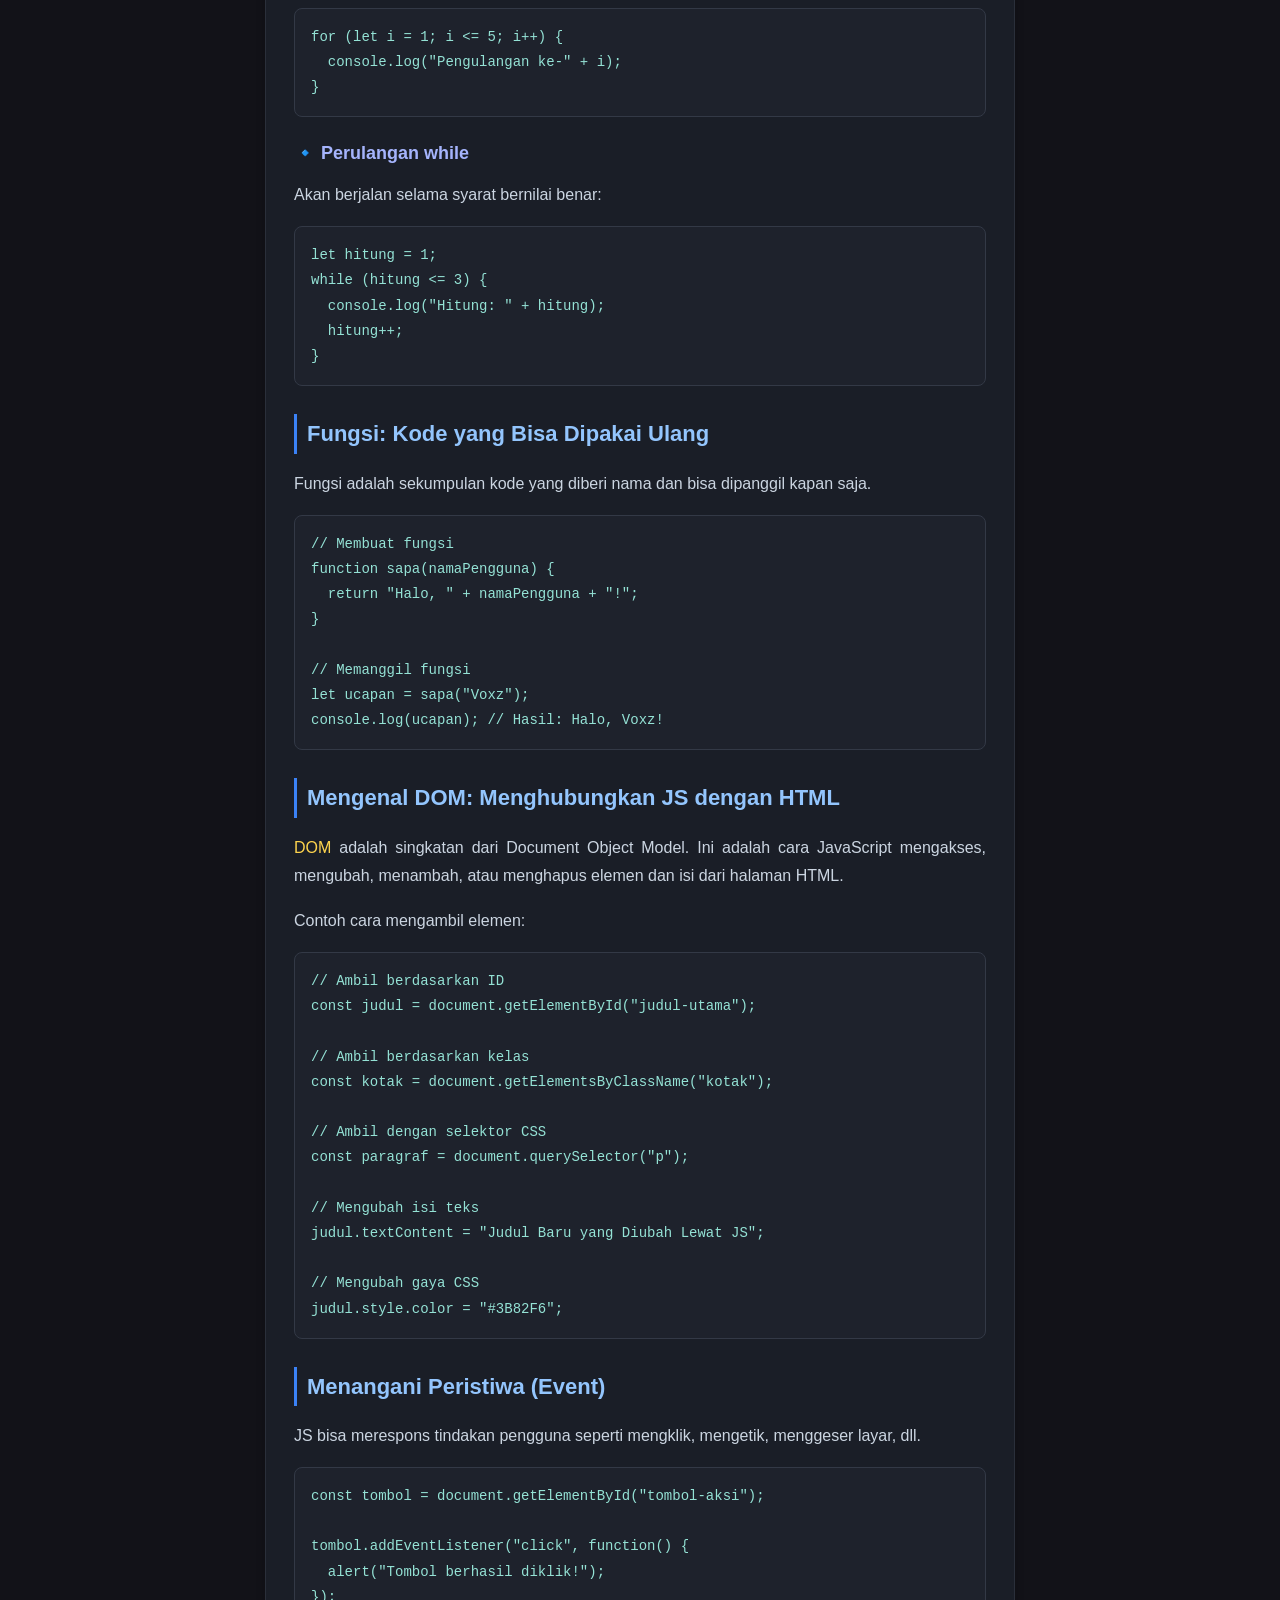
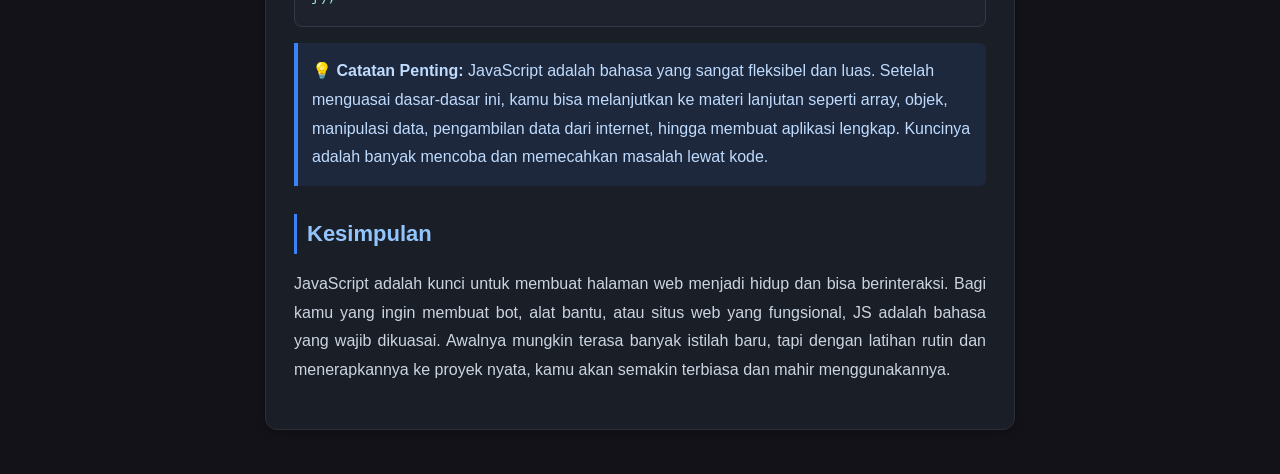
<file: javascript.html>
<!DOCTYPE html>
<html lang="id">
<head>
    <meta charset="UTF-8">
    <meta name="viewport" content="width=device-width, initial-scale=1.0">
    <title>Materi JavaScript || Voxz Academy</title>
    <style>
        * {
            margin: 0;
            padding: 0;
            box-sizing: border-box;
            font-family: 'Segoe UI', Roboto, Oxygen, Ubuntu, Cantarell, sans-serif;
        }

        body {
            background-color: #121218;
            color: #E2E8F0;
            line-height: 1.8;
            padding: 20px 16px;
        }

        .container {
            max-width: 750px;
            margin: 0 auto;
        }

        .kembali {
            display: inline-block;
            margin-bottom: 24px;
            color: #60A5FA;
            text-decoration: none;
            font-weight: 500;
            transition: 0.2s;
        }

        .kembali:hover {
            text-decoration: underline;
            color: #93C5FD;
        }

        .card {
            background: #1A1E27;
            border: 1px solid #2A2F3A;
            border-radius: 12px;
            padding: 28px;
            margin-bottom: 24px;
            box-shadow: 0 3px 10px rgba(0,0,0,0.2);
        }

        h1 {
            color: #FFFFFF;
            font-size: 28px;
            margin-bottom: 16px;
            text-align: center;
            border-bottom: 1px solid #2A2F3A;
            padding-bottom: 12px;
        }

        h2 {
            color: #93C5FD;
            font-size: 22px;
            margin: 28px 0 16px;
            padding-left: 10px;
            border-left: 3px solid #3B82F6;
        }

        h3 {
            color: #A5B4FC;
            font-size: 18px;
            margin: 20px 0 12px;
        }

        p {
            margin-bottom: 16px;
            text-align: justify;
            color: #CBD5E1;
        }

        .kode {
            background-color: #1E222C;
            border: 1px solid #333946;
            border-radius: 8px;
            padding: 16px;
            margin: 16px 0;
            font-family: 'Consolas', 'Monaco', monospace;
            font-size: 14px;
            color: #94E2D5;
            overflow-x: auto;
        }

        .catatan {
            background-color: rgba(59, 130, 246, 0.1);
            border-left: 4px solid #3B82F6;
            padding: 14px;
            margin: 16px 0;
            border-radius: 0 6px 6px 0;
            color: #BFDBFE;
        }

        ul, ol {
            margin: 16px 0 16px 28px;
            color: #CBD5E1;
        }

        li {
            margin-bottom: 8px;
        }

        .highlight {
            color: #FCD34D;
            font-weight: 500;
        }
    </style>
</head>
<body>

<div class="container">
    <a href="index.html" class="kembali">← Kembali ke Menu Utama</a>

    <div class="card">
        <h1>⚡ PEMBELAJARAN LENGKAP JAVASCRIPT</h1>

        <h2>Apa Itu JavaScript?</h2>
        <p>
            JavaScript atau sering disingkat <span class="highlight">JS</span> adalah bahasa pemrograman tingkat tinggi yang berfungsi membuat halaman web menjadi interaktif, dinamis, dan bisa merespons tindakan pengguna. Kalau HTML adalah kerangka dan CSS adalah tampilannya, maka JavaScript adalah "otak" yang mengatur cara kerja halaman tersebut.
        </p>
        <p>
            Berbeda dengan HTML dan CSS yang hanya bersifat penampilan, JavaScript adalah bahasa pemrograman sejati yang memiliki logika, perhitungan, pengambilan keputusan, dan pengulangan. Saat ini JS tidak hanya berjalan di peramban saja, tapi juga bisa dipakai di sisi server dengan teknologi seperti Node.js, bahkan untuk membuat aplikasi seluler dan perangkat lunak desktop.
        </p>

        <h2>Sejarah Singkat JavaScript</h2>
        <p>
            JavaScript pertama kali dibuat oleh Brendan Eich pada tahun 1995 saat bekerja di perusahaan Netscape. Awalnya bernama "Mocha", kemudian diubah menjadi "LiveScript", dan akhirnya menjadi JavaScript untuk memanfaatkan popularitas bahasa Java saat itu — meskipun keduanya tidak memiliki hubungan khusus.
        </p>
        <ul>
            <li><strong>1997:</strong> JS distandarisasi menjadi spesifikasi bernama ECMAScript.</li>
            <li><strong>2009:</strong> ECMAScript 5 dirilis, membawa banyak perbaikan fitur.</li>
            <li><strong>2015:</strong> ECMAScript 6 (atau ES6/ES2015) muncul, menjadi tonggak utama dengan fitur yang jauh lebih lengkap dan modern.</li>
            <li><strong>Sekarang:</strong> Terus dikembangkan setiap tahun dengan fitur baru yang semakin memudahkan pengembangan.</li>
        </ul>

        <h2>Cara Menyisipkan JavaScript ke Halaman Web</h2>
        <p>Sama seperti CSS, ada 3 cara utama memasukkan kode JS ke dalam dokumen HTML:</p>

        <h3>1. JS Inline</h3>
        <p>Ditulis langsung di dalam atribut elemen HTML, biasanya untuk aksi sederhana.</p>
        <div class="kode">
&lt;button onclick="alert('Halo Dunia!')"&gt;Klik Saya&lt;/button&gt;
        </div>

        <h3>2. JS Internal</h3>
        <p>Ditulis di dalam tag <code>&lt;script&gt;</code> yang bisa diletakkan di bagian <code>&lt;head&gt;</code> atau lebih disarankan di bagian akhir <code>&lt;body&gt;</code> agar halaman lebih cepat dimuat.</p>
        <div class="kode">
&lt;body&gt;<br>
&nbsp;&nbsp;&lt;h1&gt;Judul Halaman&lt;/h1&gt;<br>
<br>
&nbsp;&nbsp;&lt;script&gt;<br>
&nbsp;&nbsp;&nbsp;&nbsp;console.log("Kode JS berjalan dengan baik!");<br>
&nbsp;&nbsp;&lt;/script&gt;<br>
&lt;/body&gt;
        </div>

        <h3>3. JS Eksternal</h3>
        <p>Kode ditulis di berkas terpisah dengan ekstensi <code>.js</code>, lalu dipanggil lewat tag <code>&lt;script&gt;</code>. Cara ini paling disarankan agar kode rapi dan bisa dipakai di banyak halaman.</p>
        <div class="kode">
&lt;!-- Di dalam berkas HTML --&gt;<br>
&lt;script src="kode_saya.js"&gt;&lt;/script&gt;
        </div>
        <p>Isi berkas <code>kode_saya.js</code>:</p>
        <div class="kode">
// Ini adalah komentar satu baris<br>
let pesan = "Selamat Belajar JavaScript!";<br>
console.log(pesan);
        </div>

        <h2>Variabel dan Tipe Data</h2>
        <p>Variabel adalah tempat menyimpan nilai atau data agar bisa dipakai dan diubah nanti.</p>

        <h3>Cara Membuat Variabel</h3>
        <p>Ada 3 kata kunci yang sering dipakai:</p>
        <ul>
            <li><code>var</code>: Cara lama, masih berfungsi tapi jarang dipakai sekarang.</li>
            <li><code>let</code>: Untuk nilai yang bisa diubah isinya.</li>
            <li><code>const</code>: Untuk nilai yang tetap dan tidak bisa diubah lagi setelah ditetapkan.</li>
        </ul>
        <div class="kode">
let nama = "Andi";<br>
const umur = 25;<br>
let sudahMenikah = false;<br>
<br>
nama = "Budi"; // Bisa diubah<br>
// umur = 30; → Ini akan menimbulkan error karena const tidak bisa diubah
        </div>

        <h3>Jenis Tipe Data Utama</h3>
        <ul>
            <li><span class="highlight">String:</span> Teks atau tulisan, ditulis di dalam tanda kutip <code>' '</code>, <code>" "</code>, atau <code>` `</code>.</li>
            <li><span class="highlight">Number:</span> Angka, bisa berupa bilangan bulat atau desimal.</li>
            <li><span class="highlight">Boolean:</span> Nilai logika, hanya ada dua: <code>true</code> (benar) dan <code>false</code> (salah).</li>
            <li><span class="highlight">Array:</span> Kumpulan banyak data dalam satu variabel, ditulis dengan tanda kurung siku <code>[ ]</code>.</li>
            <li><span class="highlight">Object:</span> Kumpulan data berpasangan antara kunci dan nilai, ditulis dengan tanda kurung kurawal <code>{ }</code>.</li>
            <li><span class="highlight">Undefined:</span> Variabel yang sudah dibuat tapi belum diberi nilai.</li>
            <li><span class="highlight">Null:</span> Menyatakan nilai kosong atau tidak ada isi.</li>
        </ul>

        <h2>Operator dalam JavaScript</h2>
        <p>Operator berfungsi melakukan operasi pada nilai atau variabel:</p>

        <h3>🔹 Operator Aritmatika</h3>
        <div class="kode">
let a = 10, b = 3;<br>
console.log(a + b); // Penjumlahan → 13<br>
console.log(a - b); // Pengurangan → 7<br>
console.log(a * b); // Perkalian → 30<br>
console.log(a / b); // Pembagian → 3.333...<br>
console.log(a % b); // Sisa pembagian → 1<br>
console.log(a ** b); // Pangkat → 1000
        </div>

        <h3>🔹 Operator Perbandingan</h3>
        <p>Menghasilkan nilai benar atau salah:</p>
        <ul>
            <li><code>==</code> → Sama nilai saja</li>
            <li><code>===</code> → Sama nilai dan tipe data (lebih disarankan)</li>
            <li><code>!=</code> → Tidak sama nilai</li>
            <li><code>!==</code> → Tidak sama nilai atau tipe data</li>
            <li><code>&gt;</code> → Lebih besar</li>
            <li><code>&lt;</code> → Lebih kecil</li>
            <li><code>&gt;=</code> → Lebih besar atau sama</li>
            <li><code>&lt;=</code> → Lebih kecil atau sama</li>
        </ul>

        <h3>🔹 Operator Logika</h3>
        <ul>
            <li><code>&&</code> → DAN, kedua syarat harus benar</li>
            <li><code>||</code> → ATAU, cukup salah satu syarat benar</li>
            <li><code>!</code> → BUKAN, membalikkan nilai logika</li>
        </ul>

        <h2>Percabangan: Mengambil Keputusan</h2>
        <p>Percabangan dipakai untuk menjalankan perintah tertentu jika syarat terpenuhi.</p>

        <h3>Struktur if...else</h3>
        <div class="kode">
let nilai = 80;<br>
<br>
if (nilai >= 75) {<br>
&nbsp;&nbsp;console.log("Lulus!");<br>
} else {<br>
&nbsp;&nbsp;console.log("Belum Lulus");<br>
}
        </div>

        <h3>Struktur if...else if...else</h3>
        <div class="kode">
let nilai = 85;<br>
<br>
if (nilai >= 90) {<br>
&nbsp;&nbsp;console.log("Nilai A");<br>
} else if (nilai >= 80) {<br>
&nbsp;&nbsp;console.log("Nilai B");<br>
} else if (nilai >= 70) {<br>
&nbsp;&nbsp;console.log("Nilai C");<br>
} else {<br>
&nbsp;&nbsp;console.log("Nilai D");<br>
}
        </div>

        <h2>Perulangan: Mengulang Perintah</h2>
        <p>Digunakan untuk menjalankan perintah yang sama secara berulang tanpa menulis kode berulang-ulang.</p>

        <h3>🔹 Perulangan for</h3>
        <p>Cocok jika jumlah pengulangan sudah diketahui pasti:</p>
        <div class="kode">
for (let i = 1; i <= 5; i++) {<br>
&nbsp;&nbsp;console.log("Pengulangan ke-" + i);<br>
}
        </div>

        <h3>🔹 Perulangan while</h3>
        <p>Akan berjalan selama syarat bernilai benar:</p>
        <div class="kode">
let hitung = 1;<br>
while (hitung <= 3) {<br>
&nbsp;&nbsp;console.log("Hitung: " + hitung);<br>
&nbsp;&nbsp;hitung++;<br>
}
        </div>

        <h2>Fungsi: Kode yang Bisa Dipakai Ulang</h2>
        <p>Fungsi adalah sekumpulan kode yang diberi nama dan bisa dipanggil kapan saja.</p>
        <div class="kode">
// Membuat fungsi<br>
function sapa(namaPengguna) {<br>
&nbsp;&nbsp;return "Halo, " + namaPengguna + "!";<br>
}<br>
<br>
// Memanggil fungsi<br>
let ucapan = sapa("Voxz");<br>
console.log(ucapan); // Hasil: Halo, Voxz!
        </div>

        <h2>Mengenal DOM: Menghubungkan JS dengan HTML</h2>
        <p>
            <span class="highlight">DOM</span> adalah singkatan dari Document Object Model. Ini adalah cara JavaScript mengakses, mengubah, menambah, atau menghapus elemen dan isi dari halaman HTML.
        </p>
        <p>Contoh cara mengambil elemen:</p>
        <div class="kode">
// Ambil berdasarkan ID<br>
const judul = document.getElementById("judul-utama");<br>
<br>
// Ambil berdasarkan kelas<br>
const kotak = document.getElementsByClassName("kotak");<br>
<br>
// Ambil dengan selektor CSS<br>
const paragraf = document.querySelector("p");<br>
<br>
// Mengubah isi teks<br>
judul.textContent = "Judul Baru yang Diubah Lewat JS";<br>
<br>
// Mengubah gaya CSS<br>
judul.style.color = "#3B82F6";
        </div>

        <h2>Menangani Peristiwa (Event)</h2>
        <p>JS bisa merespons tindakan pengguna seperti mengklik, mengetik, menggeser layar, dll.</p>
        <div class="kode">
const tombol = document.getElementById("tombol-aksi");<br>
<br>
tombol.addEventListener("click", function() {<br>
&nbsp;&nbsp;alert("Tombol berhasil diklik!");<br>
});
        </div>

        <div class="catatan">
            <strong>💡 Catatan Penting:</strong> JavaScript adalah bahasa yang sangat fleksibel dan luas. Setelah menguasai dasar-dasar ini, kamu bisa melanjutkan ke materi lanjutan seperti array, objek, manipulasi data, pengambilan data dari internet, hingga membuat aplikasi lengkap. Kuncinya adalah banyak mencoba dan memecahkan masalah lewat kode.
        </div>

        <h2>Kesimpulan</h2>
        <p>
            JavaScript adalah kunci untuk membuat halaman web menjadi hidup dan bisa berinteraksi. Bagi kamu yang ingin membuat bot, alat bantu, atau situs web yang fungsional, JS adalah bahasa yang wajib dikuasai. Awalnya mungkin terasa banyak istilah baru, tapi dengan latihan rutin dan menerapkannya ke proyek nyata, kamu akan semakin terbiasa dan mahir menggunakannya.
        </p>

    </div>
</div>

</body>
</html>
</file>
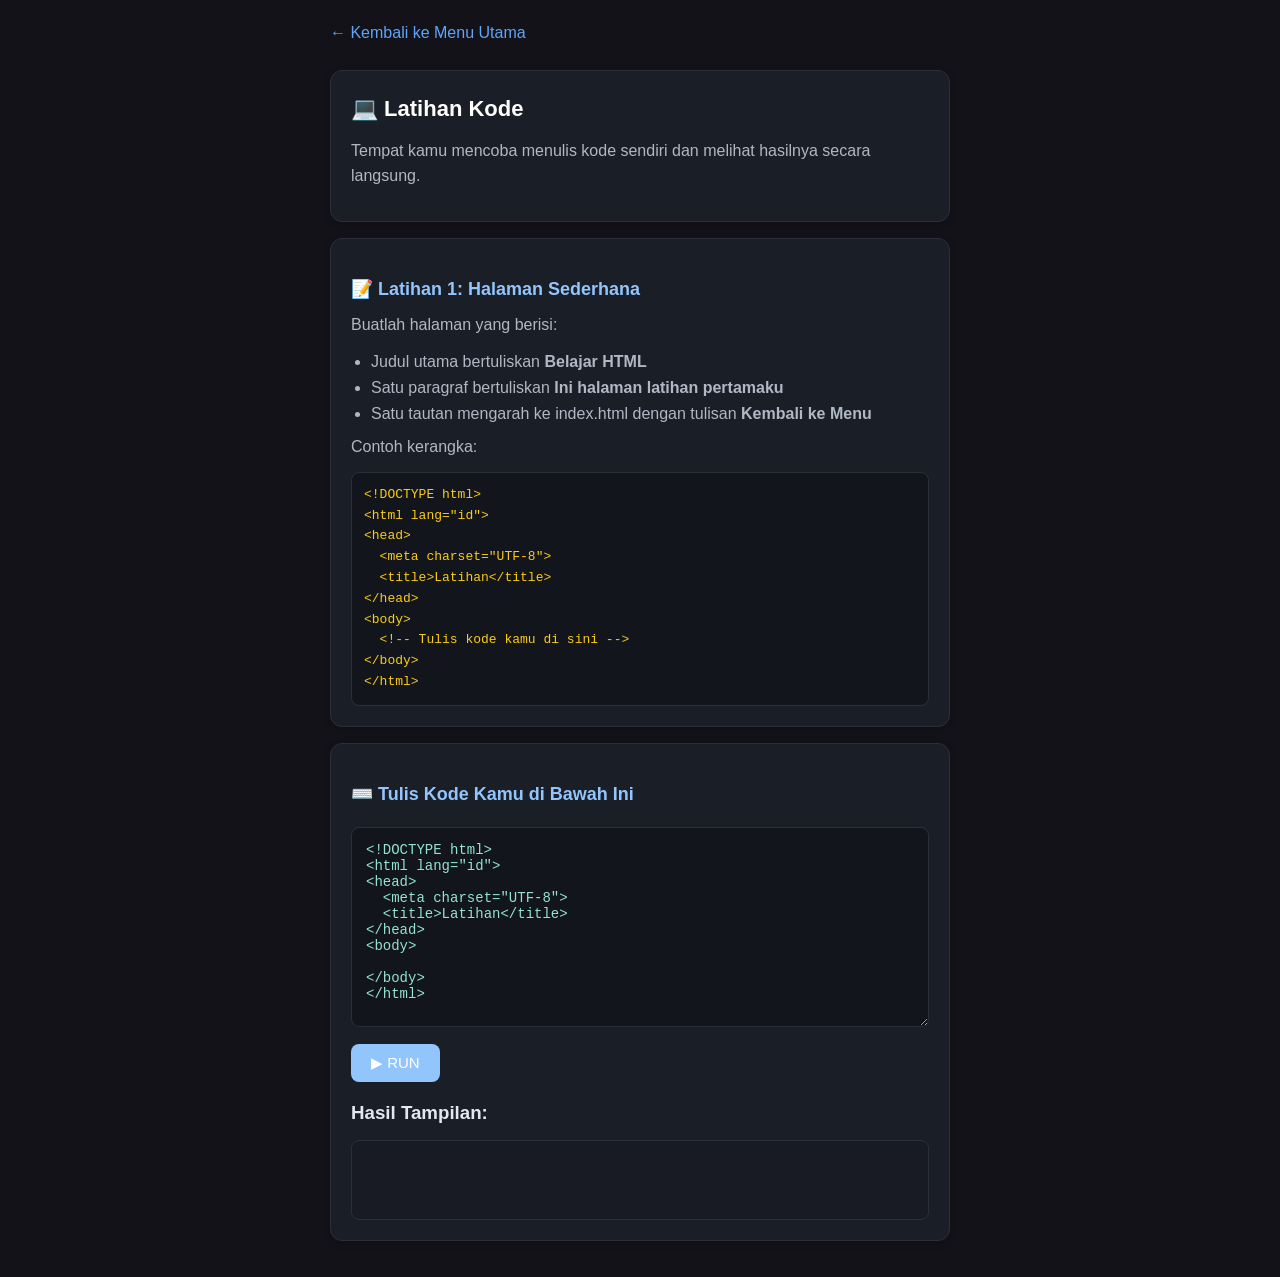
<file: latihan.html>
<!DOCTYPE html>
<html lang="id">
<head>
  <meta charset="UTF-8">
  <meta name="viewport" content="width=device-width, initial-scale=1.0">
  <title>Latihan Kode || Voxz Academy</title>
  <style>
    * {
      margin: 0;
      padding: 0;
      box-sizing: border-box;
      font-family: Arial, sans-serif;
    }

    body {
      background-color: rgba(18, 18, 24, 1);
      color: rgba(226, 232, 240, 1);
      padding: 20px 16px;
      line-height: 1.6;
    }

    .container {
      max-width: 620px;
      margin: 0 auto;
    }

    /* Tombol Kembali */
    .kembali {
      display: inline-block;
      margin-bottom: 24px;
      color: rgba(96, 165, 250, 1);
      text-decoration: none;
      font-weight: 500;
    }

    .kembali:hover {
      text-decoration: underline;
    }

    /* Kotak Konten */
    .card {
      background: rgba(26, 30, 39, 1);
      border: 1px solid rgba(42, 47, 58, 1);
      border-radius: 12px;
      padding: 20px;
      margin-bottom: 16px;
      box-shadow: 0 2px 8px rgba(0,0,0,0.2);
    }

    h1 {
      color: rgba(255, 255, 255, 1);
      font-size: 22px;
      margin-bottom: 12px;
    }

    h2 {
      color: rgba(147, 197, 253, 1);
      font-size: 18px;
      margin: 16px 0 8px;
    }

    p {
      color: rgba(176, 184, 196, 1);
      margin-bottom: 12px;
    }

    /* Area Tulis Kode */
    textarea {
      width: 100%;
      min-height: 200px;
      background: rgba(18, 21, 28, 1);
      border: 1px solid rgba(42, 47, 58, 1);
      border-radius: 8px;
      padding: 14px;
      color: rgba(148, 226, 213, 1);
      font-family: 'Courier New', monospace;
      font-size: 14px;
      resize: vertical;
      margin: 10px 0;
    }

    /* Tombol Aksi */
    .tombol {
      background: rgba(147, 197, 253, 1);
      color: white;
      border: none;
      border-radius: 8px;
      padding: 10px 20px;
      font-size: 15px;
      cursor: pointer;
      transition: all 0.2s ease;
    }

    .tombol:hover {
      background: rgba(147, 197, 253, 1);
    }

    .tombol:active {
      transform: scale(0.98);
    }

    /* Kotak Hasil */
    .hasil {
      background: rgba(24, 27, 35, 1);
      border: 1px solid rgba(42, 47, 58, 1);
      border-radius: 8px;
      padding: 16px;
      min-height: 80px;
      margin-top: 12px;
    }

    /* Blok Kode Contoh */
    .kode-contoh {
      background: rgba(18, 21, 28, 1);
      border: 1px solid rgba(42, 47, 58, 1);
      border-radius: 8px;
      padding: 12px;
      font-family: 'Courier New', monospace;
      font-size: 13px;
      color: rgba(250, 204, 21, 1);
      overflow-x: auto;
    }
  </style>
</head>
<body>

<div class="container">
  <!-- Tombol Kembali -->
  <a href="index.html" class="kembali">← Kembali ke Menu Utama</a>

  <!-- Judul Halaman -->
  <div class="card">
    <h1>💻 Latihan Kode</h1>
    <p>Tempat kamu mencoba menulis kode sendiri dan melihat hasilnya secara langsung.</p>
  </div>

  <!-- Soal Latihan -->
  <div class="card">
    <h2>📝 Latihan 1: Halaman Sederhana</h2>
    <p>Buatlah halaman yang berisi:</p>
    <ul style="color: #B0B8C4; padding-left: 20px; margin: 8px 0;">
      <li>Judul utama bertuliskan <strong>Belajar HTML</strong></li>
      <li>Satu paragraf bertuliskan <strong>Ini halaman latihan pertamaku</strong></li>
      <li>Satu tautan mengarah ke <code>index.html</code> dengan tulisan <strong>Kembali ke Menu</strong></li>
    </ul>

    <p>Contoh kerangka:</p>
    <div class="kode-contoh">
&lt;!DOCTYPE html&gt;<br>
&lt;html lang="id"&gt;<br>
&lt;head&gt;<br>
&nbsp;&nbsp;&lt;meta charset="UTF-8"&gt;<br>
&nbsp;&nbsp;&lt;title>Latihan&lt;/title&gt;<br>
&lt;/head&gt;<br>
&lt;body&gt;<br>
&nbsp;&nbsp;&lt;!-- Tulis kode kamu di sini --&gt;<br>
&lt;/body&gt;<br>
&lt;/html&gt;
    </div>
  </div>

  <!-- Tempat Tulis Kode -->
  <div class="card">
    <h2>⌨️ Tulis Kode Kamu di Bawah Ini</h2>
    <textarea id="kode" placeholder="Mulai tulis kode HTML di sini...">&lt;!DOCTYPE html&gt;
&lt;html lang="id"&gt;
&lt;head&gt;
  &lt;meta charset="UTF-8"&gt;
  &lt;title>Latihan&lt;/title&gt;
&lt;/head&gt;
&lt;body&gt;

&lt;/body&gt;
&lt;/html&gt;</textarea>

    <button class="tombol" onclick="tampilkanHasil()">▶ RUN</button>

    <h3 style="margin-top:16px; color:#E2E8F0;">Hasil Tampilan:</h3>
    <div class="hasil" id="hasil"></div>
  </div>

</div>

<!-- Skrip untuk menampilkan hasil kode -->
<script>
function tampilkanHasil() {
  const kode = document.getElementById('kode').value;
  const kotakHasil = document.getElementById('hasil');
  kotakHasil.innerHTML = kode;
}
</script>

</body>
</html>
</file>
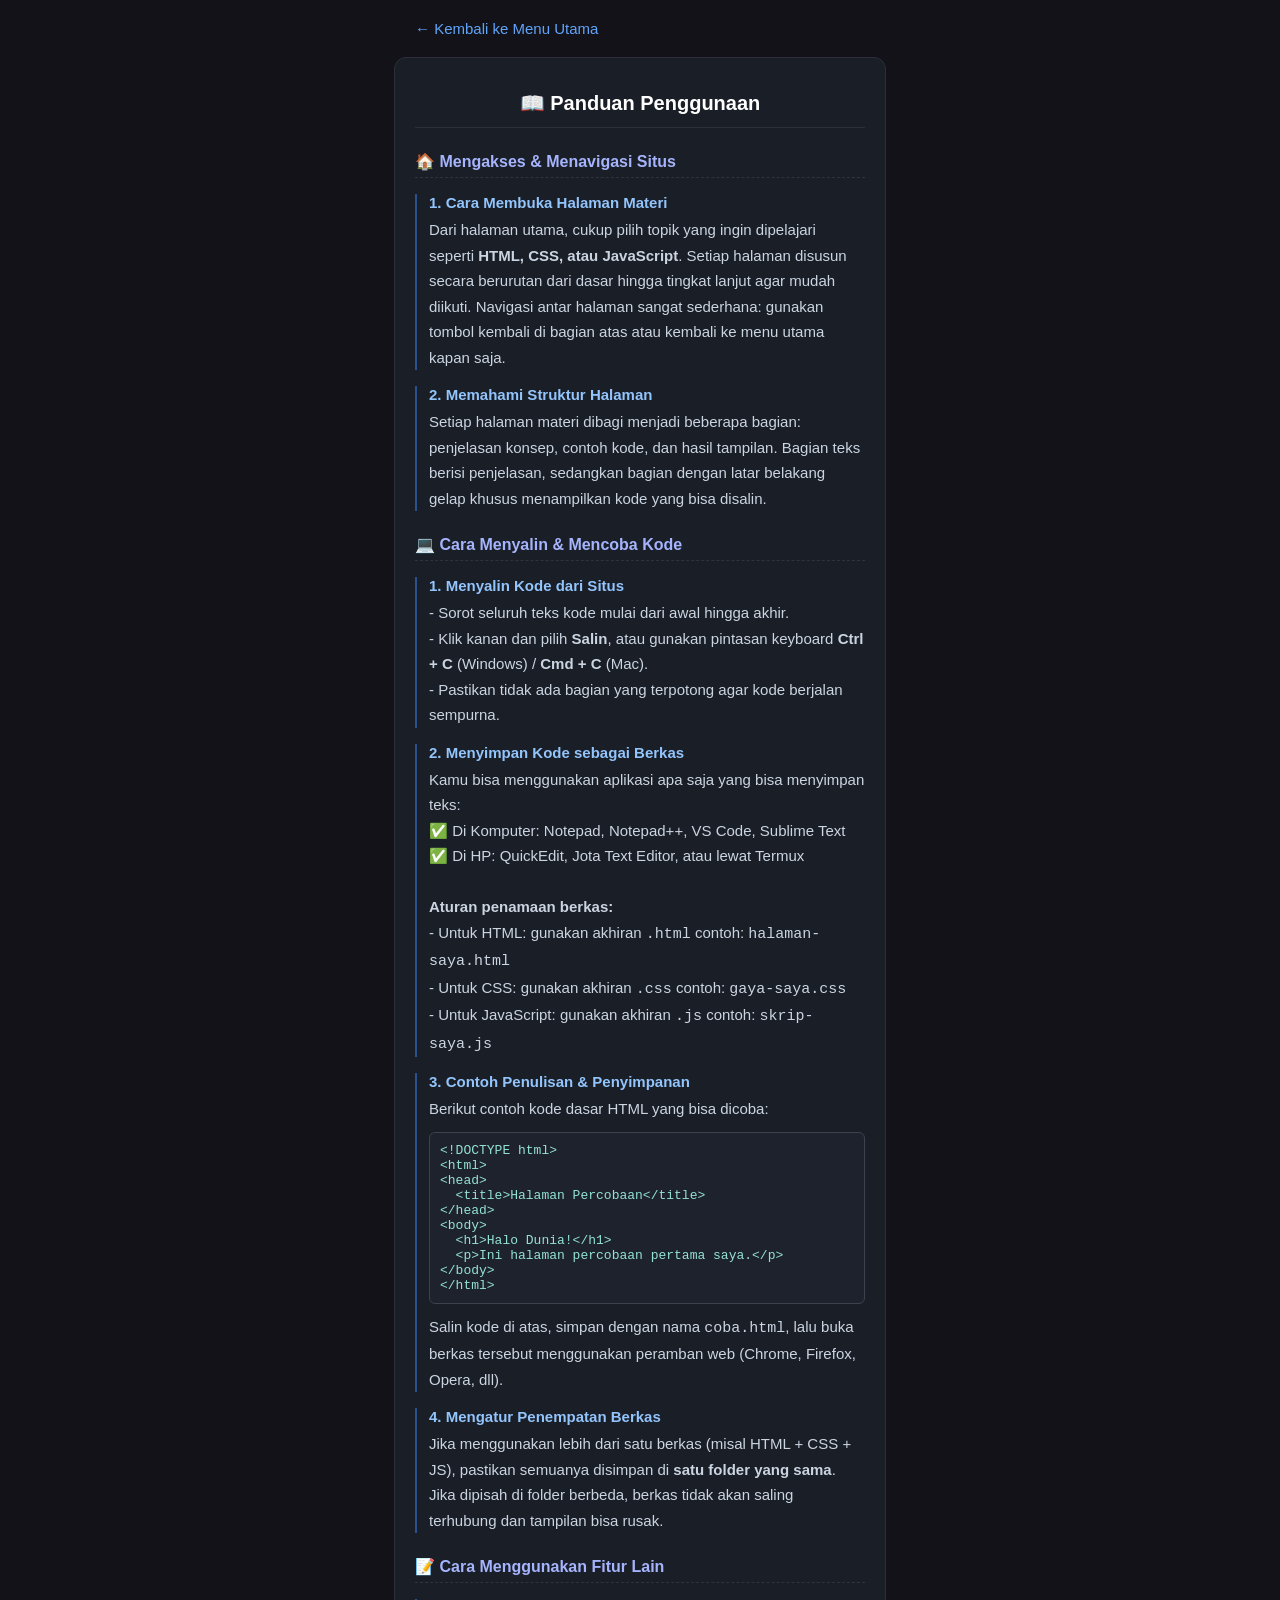
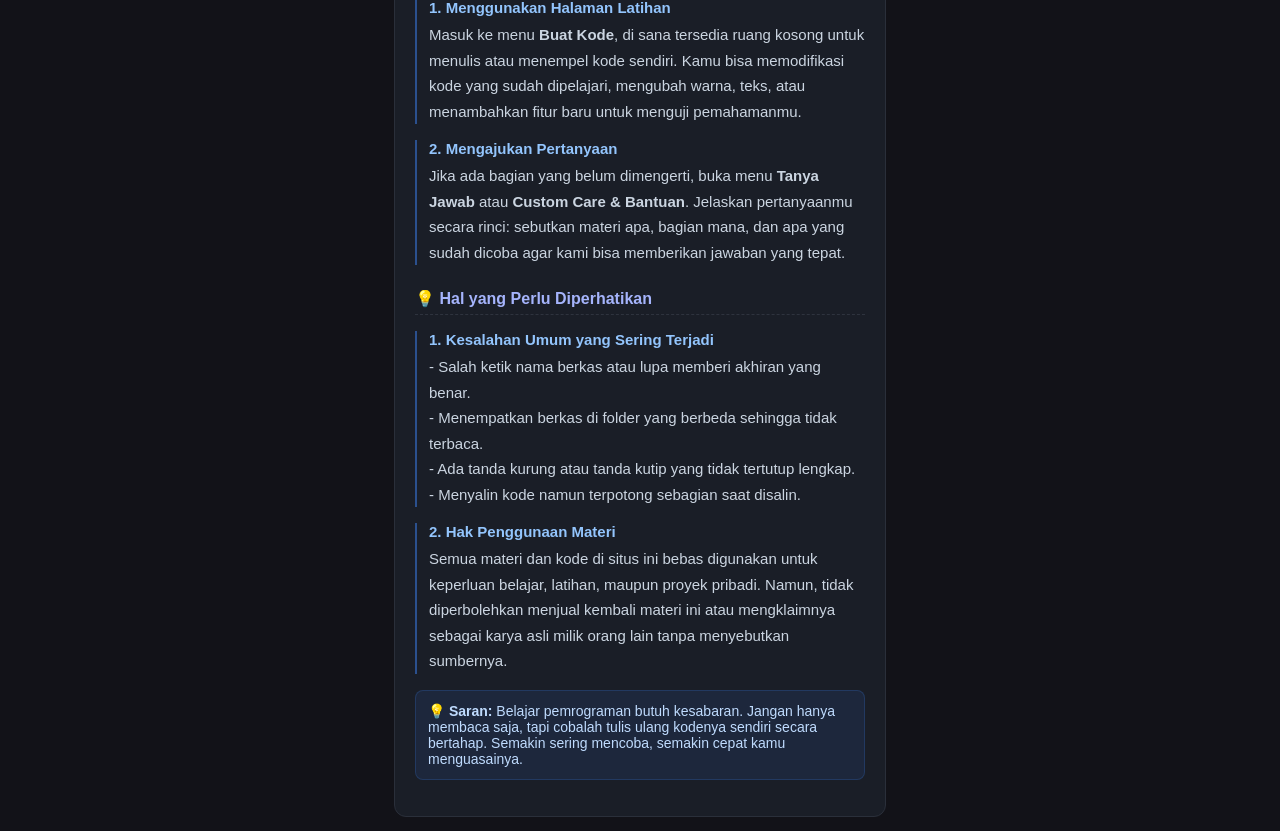
<file: panduan.html>
<!DOCTYPE html>
<html lang="id">
<head>
  <meta charset="UTF-8">
  <meta name="viewport" content="width=device-width, initial-scale=1.0">
  <title>Panduan Penggunaan || Voxz Academy</title>
  <style>
    body {
      background-color: rgba(18, 18, 24, 1);
      margin: 0;
      padding: 20px 16px;
      font-family: Arial, sans-serif;
      color: #E2E8F0;
    }
    .kembali {
      display: block;
      max-width: 450px;
      margin: 0 auto 20px auto;
      color: #60A5FA;
      text-decoration: none;
      font-size: 15px;
    }
    .kotak {
      max-width: 450px;
      margin: 0 auto;
      background: rgba(26, 30, 39, 1);
      border: 1px solid rgba(42, 47, 58, 1);
      border-radius: 12px;
      padding: 20px;
    }
    h1 {
      text-align: center;
      font-size: 20px;
      margin-bottom: 24px;
      padding-bottom: 12px;
      border-bottom: 1px solid rgba(42, 47, 58, 1);
      color: #FFFFFF;
    }
    .kategori {
      font-size: 16px;
      font-weight: bold;
      color: #A5B4FC;
      margin: 24px 0 12px 0;
      padding-bottom: 6px;
      border-bottom: 1px dashed rgba(60, 66, 78, 0.6);
    }
    .langkah {
      margin: 16px 0;
      padding-left: 12px;
      border-left: 2px solid rgba(59, 130, 246, 0.5);
    }
    .judul-langkah {
      font-weight: bold;
      color: #93C5FD;
      margin-bottom: 6px;
      font-size: 15px;
    }
    .isi-langkah {
      color: #CBD5E1;
      line-height: 1.7;
      font-size: 15px;
      margin: 0;
    }
    .catatan {
      background: rgba(59, 130, 246, 0.1);
      border: 1px solid rgba(59, 130, 246, 0.2);
      border-radius: 8px;
      padding: 12px;
      margin: 16px 0;
      font-size: 14px;
      color: #BFDBFE;
    }
    .kode-contoh {
      background: rgba(30, 34, 44, 1);
      border: 1px solid rgba(60, 66, 78, 1);
      border-radius: 6px;
      padding: 10px;
      margin: 10px 0;
      font-family: monospace;
      font-size: 13px;
      color: #94E2D5;
      overflow-x: auto;
    }
  </style>
</head>
<body>
  <a href="index.html" class="kembali">← Kembali ke Menu Utama</a>

  <div class="kotak">
    <h1>📖 Panduan Penggunaan</h1>

    <div class="kategori">🏠 Mengakses & Menavigasi Situs</div>

    <div class="langkah">
      <div class="judul-langkah">1. Cara Membuka Halaman Materi</div>
      <div class="isi-langkah">
        Dari halaman utama, cukup pilih topik yang ingin dipelajari seperti <strong>HTML, CSS, atau JavaScript</strong>. Setiap halaman disusun secara berurutan dari dasar hingga tingkat lanjut agar mudah diikuti. Navigasi antar halaman sangat sederhana: gunakan tombol kembali di bagian atas atau kembali ke menu utama kapan saja.
      </div>
    </div>

    <div class="langkah">
      <div class="judul-langkah">2. Memahami Struktur Halaman</div>
      <div class="isi-langkah">
        Setiap halaman materi dibagi menjadi beberapa bagian: penjelasan konsep, contoh kode, dan hasil tampilan. Bagian teks berisi penjelasan, sedangkan bagian dengan latar belakang gelap khusus menampilkan kode yang bisa disalin.
      </div>
    </div>

    <div class="kategori">💻 Cara Menyalin & Mencoba Kode</div>

    <div class="langkah">
      <div class="judul-langkah">1. Menyalin Kode dari Situs</div>
      <div class="isi-langkah">
        - Sorot seluruh teks kode mulai dari awal hingga akhir.<br>
        - Klik kanan dan pilih <strong>Salin</strong>, atau gunakan pintasan keyboard <strong>Ctrl + C</strong> (Windows) / <strong>Cmd + C</strong> (Mac).<br>
        - Pastikan tidak ada bagian yang terpotong agar kode berjalan sempurna.
      </div>
    </div>

    <div class="langkah">
      <div class="judul-langkah">2. Menyimpan Kode sebagai Berkas</div>
      <div class="isi-langkah">
        Kamu bisa menggunakan aplikasi apa saja yang bisa menyimpan teks:<br>
        ✅ Di Komputer: Notepad, Notepad++, VS Code, Sublime Text<br>
        ✅ Di HP: QuickEdit, Jota Text Editor, atau lewat Termux<br><br>
        <strong>Aturan penamaan berkas:</strong><br>
        - Untuk HTML: gunakan akhiran <code>.html</code> contoh: <code>halaman-saya.html</code><br>
        - Untuk CSS: gunakan akhiran <code>.css</code> contoh: <code>gaya-saya.css</code><br>
        - Untuk JavaScript: gunakan akhiran <code>.js</code> contoh: <code>skrip-saya.js</code>
      </div>
    </div>

    <div class="langkah">
      <div class="judul-langkah">3. Contoh Penulisan & Penyimpanan</div>
      <div class="isi-langkah">
        Berikut contoh kode dasar HTML yang bisa dicoba:
      </div>
      <div class="kode-contoh">
&lt;!DOCTYPE html&gt;<br>
&lt;html&gt;<br>
&lt;head&gt;<br>
&nbsp;&nbsp;&lt;title&gt;Halaman Percobaan&lt;/title&gt;<br>
&lt;/head&gt;<br>
&lt;body&gt;<br>
&nbsp;&nbsp;&lt;h1&gt;Halo Dunia!&lt;/h1&gt;<br>
&nbsp;&nbsp;&lt;p&gt;Ini halaman percobaan pertama saya.&lt;/p&gt;<br>
&lt;/body&gt;<br>
&lt;/html&gt;
      </div>
      <div class="isi-langkah">
        Salin kode di atas, simpan dengan nama <code>coba.html</code>, lalu buka berkas tersebut menggunakan peramban web (Chrome, Firefox, Opera, dll).
      </div>
    </div>

    <div class="langkah">
      <div class="judul-langkah">4. Mengatur Penempatan Berkas</div>
      <div class="isi-langkah">
        Jika menggunakan lebih dari satu berkas (misal HTML + CSS + JS), pastikan semuanya disimpan di <strong>satu folder yang sama</strong>. Jika dipisah di folder berbeda, berkas tidak akan saling terhubung dan tampilan bisa rusak.
      </div>
    </div>

    <div class="kategori">📝 Cara Menggunakan Fitur Lain</div>

    <div class="langkah">
      <div class="judul-langkah">1. Menggunakan Halaman Latihan</div>
      <div class="isi-langkah">
        Masuk ke menu <strong>Buat Kode</strong>, di sana tersedia ruang kosong untuk menulis atau menempel kode sendiri. Kamu bisa memodifikasi kode yang sudah dipelajari, mengubah warna, teks, atau menambahkan fitur baru untuk menguji pemahamanmu.
      </div>
    </div>

    <div class="langkah">
      <div class="judul-langkah">2. Mengajukan Pertanyaan</div>
      <div class="isi-langkah">
        Jika ada bagian yang belum dimengerti, buka menu <strong>Tanya Jawab</strong> atau <strong>Custom Care & Bantuan</strong>. Jelaskan pertanyaanmu secara rinci: sebutkan materi apa, bagian mana, dan apa yang sudah dicoba agar kami bisa memberikan jawaban yang tepat.
      </div>
    </div>

    <div class="kategori">💡 Hal yang Perlu Diperhatikan</div>

    <div class="langkah">
      <div class="judul-langkah">1. Kesalahan Umum yang Sering Terjadi</div>
      <div class="isi-langkah">
        - Salah ketik nama berkas atau lupa memberi akhiran yang benar.<br>
        - Menempatkan berkas di folder yang berbeda sehingga tidak terbaca.<br>
        - Ada tanda kurung atau tanda kutip yang tidak tertutup lengkap.<br>
        - Menyalin kode namun terpotong sebagian saat disalin.
      </div>
    </div>

    <div class="langkah">
      <div class="judul-langkah">2. Hak Penggunaan Materi</div>
      <div class="isi-langkah">
        Semua materi dan kode di situs ini bebas digunakan untuk keperluan belajar, latihan, maupun proyek pribadi. Namun, tidak diperbolehkan menjual kembali materi ini atau mengklaimnya sebagai karya asli milik orang lain tanpa menyebutkan sumbernya.
      </div>
    </div>

    <div class="catatan">
      💡 <strong>Saran:</strong> Belajar pemrograman butuh kesabaran. Jangan hanya membaca saja, tapi cobalah tulis ulang kodenya sendiri secara bertahap. Semakin sering mencoba, semakin cepat kamu menguasainya.
    </div>

  </div>
</body>
</html>
</file>
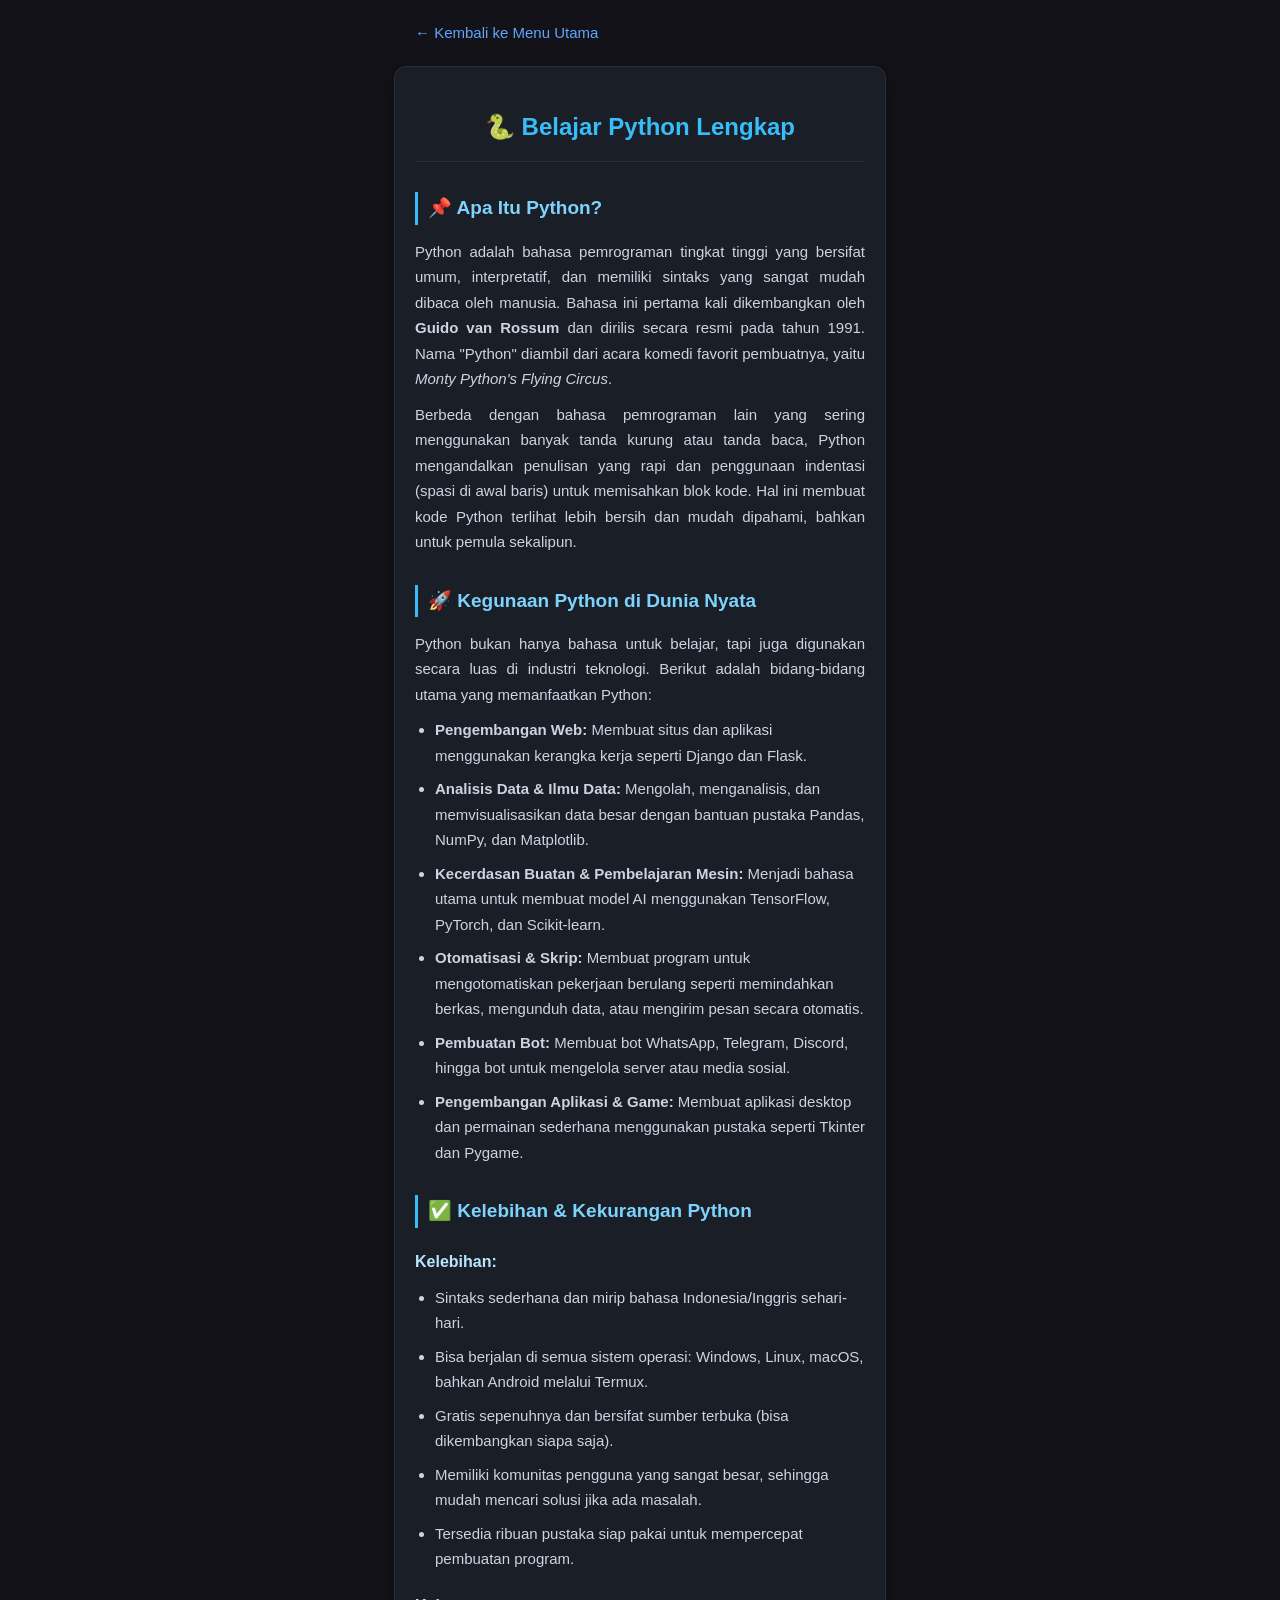
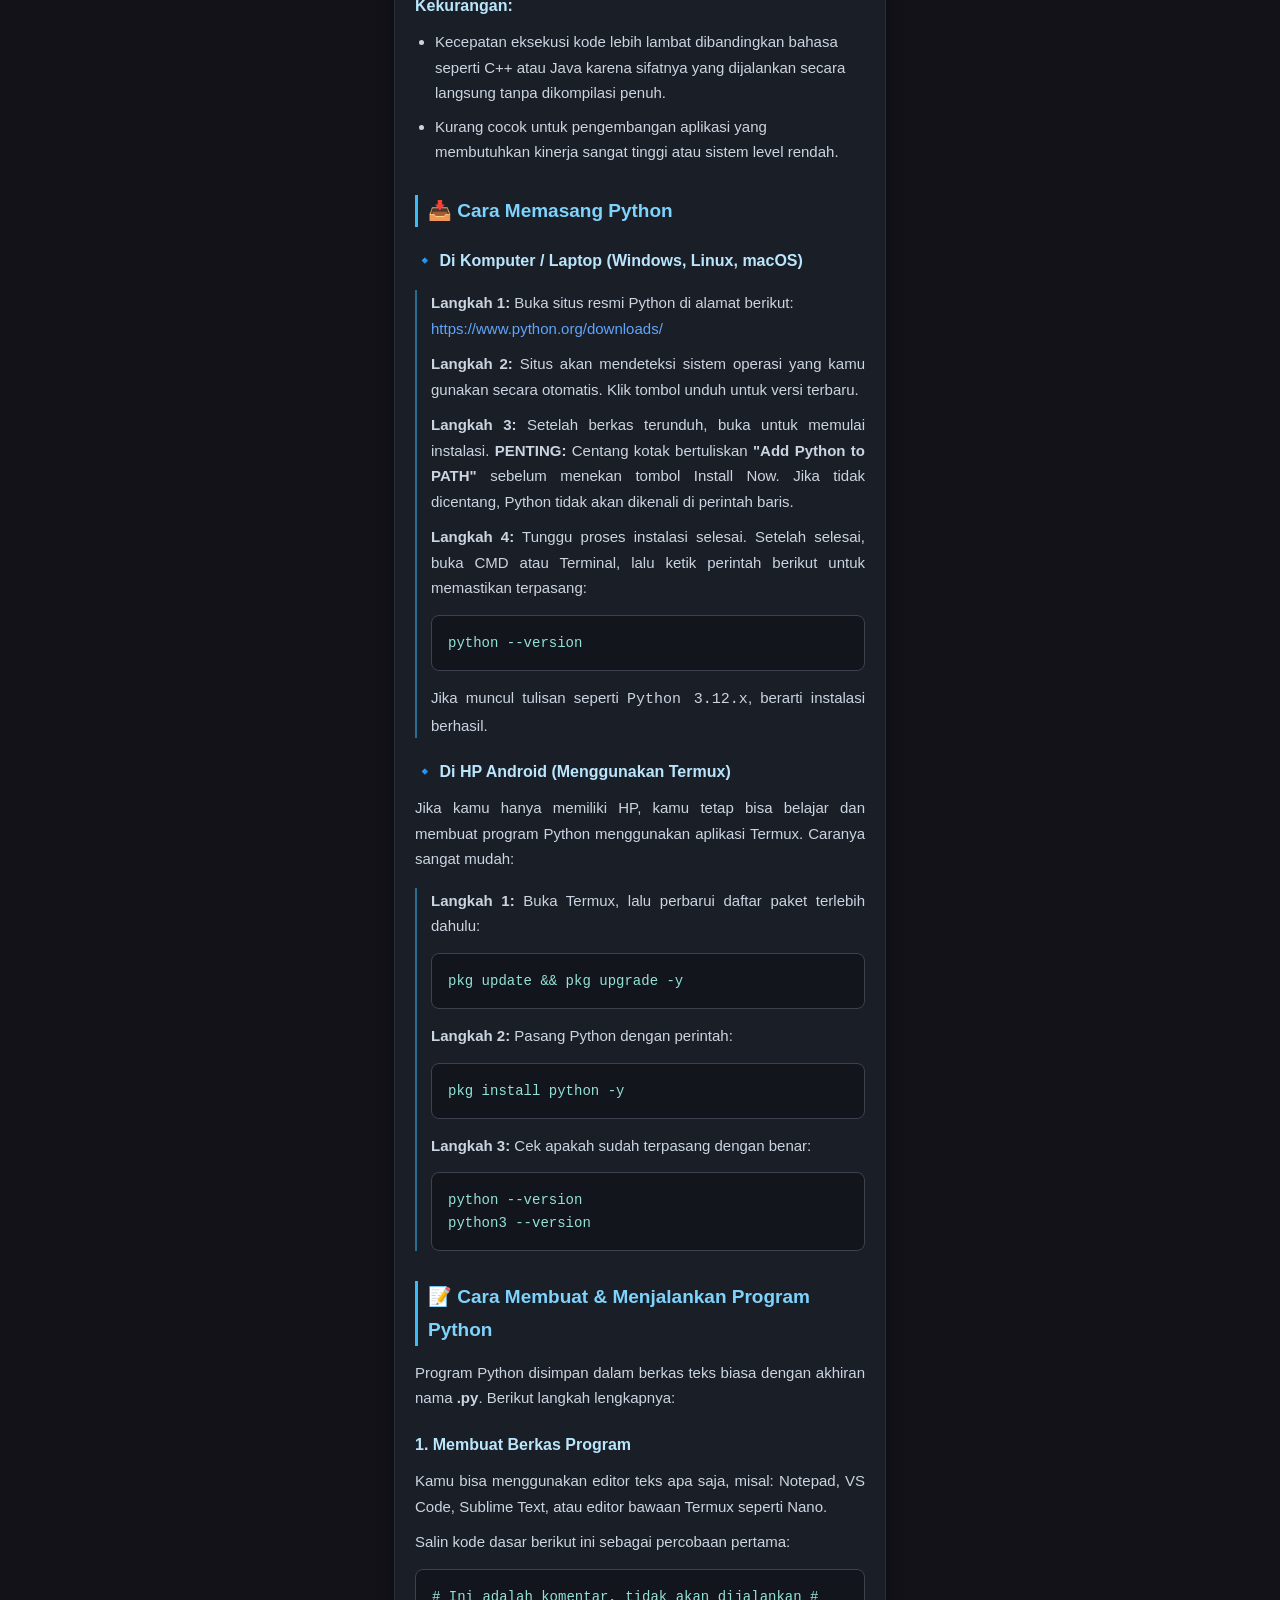
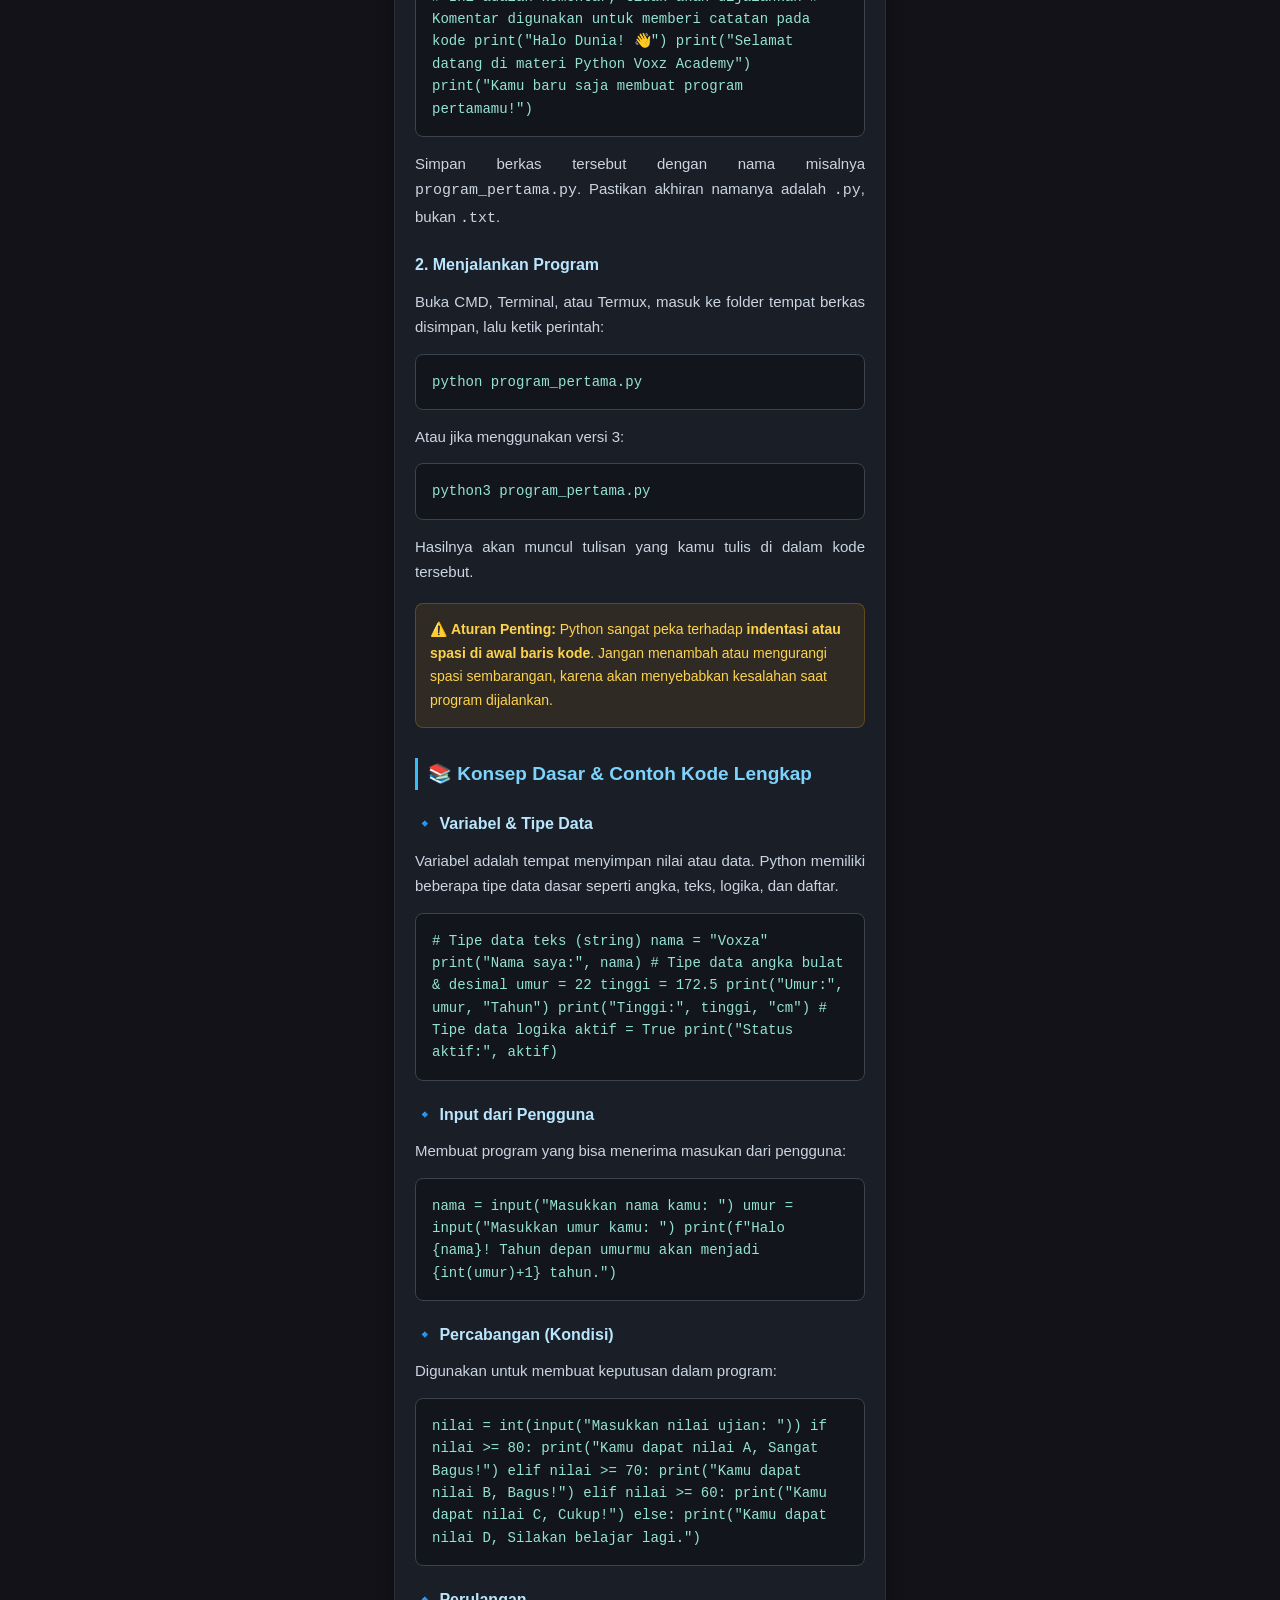
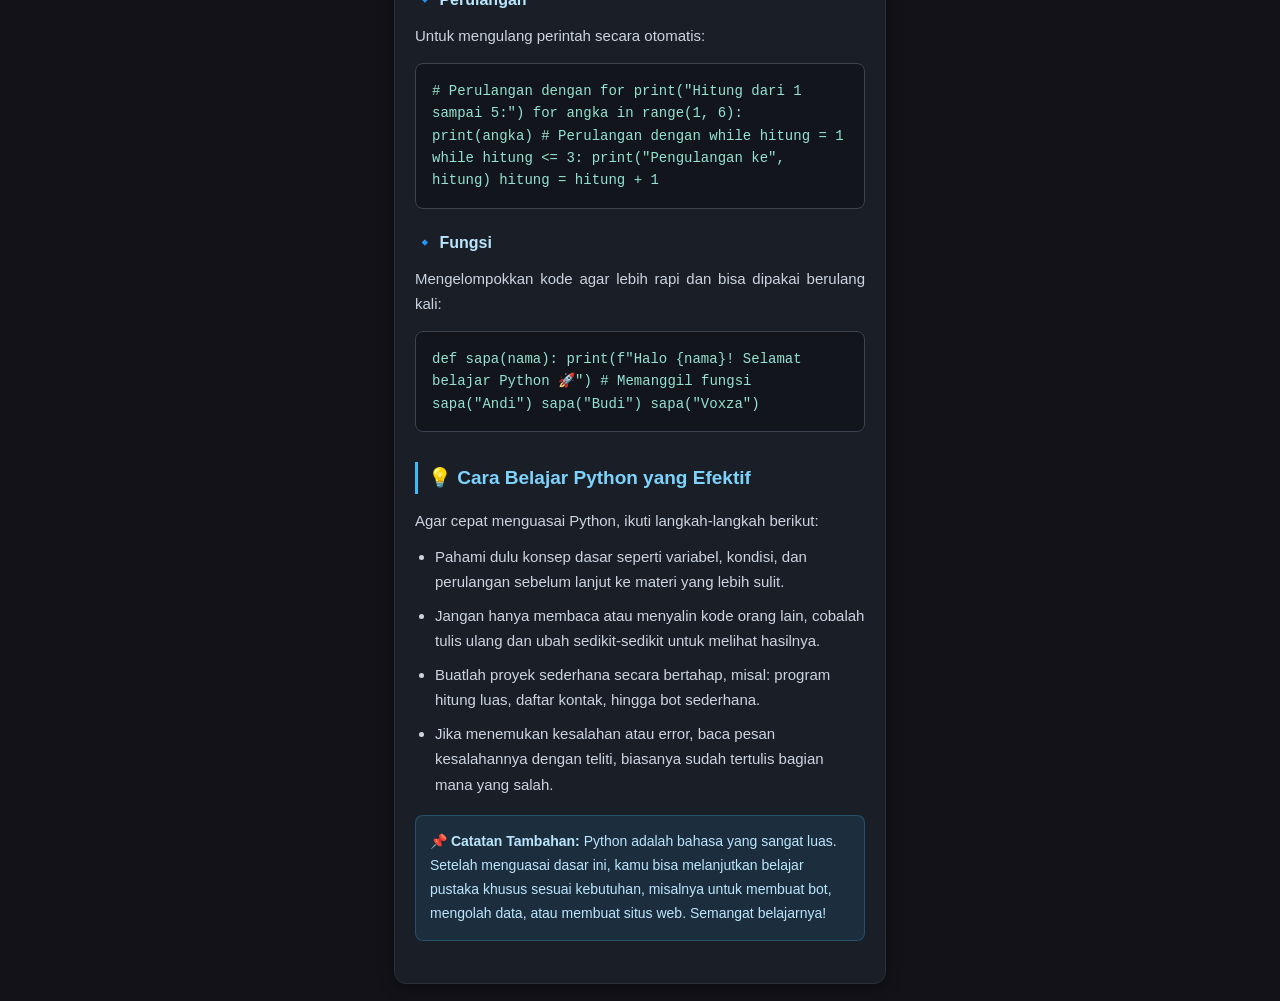
<file: python.html>
<!DOCTYPE html>
<html lang="id">
<head>
  <meta charset="UTF-8">
  <meta name="viewport" content="width=device-width, initial-scale=1.0">
  <title>Belajar Python Lengkap | Voxz Academy</title>
  <style>
    body {
      background-color: #121218;
      margin: 0;
      padding: 20px 16px;
      font-family: Arial, sans-serif;
      color: #E2E8F0;
      line-height: 1.7;
    }

    .kembali {
      display: block;
      max-width: 450px;
      margin: 0 auto 20px auto;
      color: #60A5FA;
      text-decoration: none;
      font-size: 15px;
    }

    .wadah {
      max-width: 450px;
      margin: 0 auto;
      background: #1A1E27;
      border: 1px solid #2A2F3A;
      border-radius: 12px;
      padding: 24px 20px;
      box-shadow: 0 4px 16px rgba(0,0,0,0.3);
    }

    h1 {
      text-align: center;
      font-size: 24px;
      margin-bottom: 24px;
      padding-bottom: 14px;
      border-bottom: 1px solid #2A2F3A;
      color: #38BDF8;
    }

    h2 {
      font-size: 19px;
      color: #7DD3FC;
      margin: 30px 0 14px 0;
      padding-left: 10px;
      border-left: 3px solid #38BDF8;
    }

    h3 {
      font-size: 16px;
      color: #BAE6FD;
      margin: 20px 0 10px 0;
    }

    p {
      font-size: 15px;
      color: #CBD5E1;
      margin: 10px 0;
      text-align: justify;
    }

    .kode {
      background: #12161C;
      border: 1px solid #3C424E;
      border-radius: 8px;
      padding: 16px;
      margin: 14px 0;
      font-family: 'Courier New', monospace;
      font-size: 14px;
      color: #94E2D5;
      overflow-x: auto;
      line-height: 1.6;
    }

    .catatan {
      background: rgba(56, 189, 248, 0.1);
      border: 1px solid rgba(56, 189, 248, 0.25);
      border-radius: 8px;
      padding: 14px;
      margin: 18px 0;
      font-size: 14px;
      color: #BAE6FD;
    }

    .peringatan {
      background: rgba(245, 158, 11, 0.1);
      border: 1px solid rgba(245, 158, 11, 0.25);
      border-radius: 8px;
      padding: 14px;
      margin: 18px 0;
      font-size: 14px;
      color: #FCD34D;
    }

    .langkah {
      margin: 16px 0;
      padding-left: 14px;
      border-left: 2px solid rgba(56, 189, 248, 0.5);
    }

    ul {
      padding-left: 20px;
      margin: 10px 0;
    }

    li {
      margin: 8px 0;
      color: #CBD5E1;
      font-size: 15px;
    }

    a {
      color: #60A5FA;
      text-decoration: none;
    }

    a:hover {
      text-decoration: underline;
    }
  </style>
</head>
<body>

<a href="index.html" class="kembali">← Kembali ke Menu Utama</a>

<div class="wadah">
  <h1>🐍 Belajar Python Lengkap</h1>

  <h2>📌 Apa Itu Python?</h2>
  <p>Python adalah bahasa pemrograman tingkat tinggi yang bersifat umum, interpretatif, dan memiliki sintaks yang sangat mudah dibaca oleh manusia. Bahasa ini pertama kali dikembangkan oleh <strong>Guido van Rossum</strong> dan dirilis secara resmi pada tahun 1991. Nama "Python" diambil dari acara komedi favorit pembuatnya, yaitu <em>Monty Python's Flying Circus</em>.</p>
  
  <p>Berbeda dengan bahasa pemrograman lain yang sering menggunakan banyak tanda kurung atau tanda baca, Python mengandalkan penulisan yang rapi dan penggunaan indentasi (spasi di awal baris) untuk memisahkan blok kode. Hal ini membuat kode Python terlihat lebih bersih dan mudah dipahami, bahkan untuk pemula sekalipun.</p>

  <h2>🚀 Kegunaan Python di Dunia Nyata</h2>
  <p>Python bukan hanya bahasa untuk belajar, tapi juga digunakan secara luas di industri teknologi. Berikut adalah bidang-bidang utama yang memanfaatkan Python:</p>
  <ul>
    <li><strong>Pengembangan Web:</strong> Membuat situs dan aplikasi menggunakan kerangka kerja seperti Django dan Flask.</li>
    <li><strong>Analisis Data & Ilmu Data:</strong> Mengolah, menganalisis, dan memvisualisasikan data besar dengan bantuan pustaka Pandas, NumPy, dan Matplotlib.</li>
    <li><strong>Kecerdasan Buatan & Pembelajaran Mesin:</strong> Menjadi bahasa utama untuk membuat model AI menggunakan TensorFlow, PyTorch, dan Scikit-learn.</li>
    <li><strong>Otomatisasi & Skrip:</strong> Membuat program untuk mengotomatiskan pekerjaan berulang seperti memindahkan berkas, mengunduh data, atau mengirim pesan secara otomatis.</li>
    <li><strong>Pembuatan Bot:</strong> Membuat bot WhatsApp, Telegram, Discord, hingga bot untuk mengelola server atau media sosial.</li>
    <li><strong>Pengembangan Aplikasi & Game:</strong> Membuat aplikasi desktop dan permainan sederhana menggunakan pustaka seperti Tkinter dan Pygame.</li>
  </ul>

  <h2>✅ Kelebihan & Kekurangan Python</h2>
  <h3>Kelebihan:</h3>
  <ul>
    <li>Sintaks sederhana dan mirip bahasa Indonesia/Inggris sehari-hari.</li>
    <li>Bisa berjalan di semua sistem operasi: Windows, Linux, macOS, bahkan Android melalui Termux.</li>
    <li>Gratis sepenuhnya dan bersifat sumber terbuka (bisa dikembangkan siapa saja).</li>
    <li>Memiliki komunitas pengguna yang sangat besar, sehingga mudah mencari solusi jika ada masalah.</li>
    <li>Tersedia ribuan pustaka siap pakai untuk mempercepat pembuatan program.</li>
  </ul>

  <h3>Kekurangan:</h3>
  <ul>
    <li>Kecepatan eksekusi kode lebih lambat dibandingkan bahasa seperti C++ atau Java karena sifatnya yang dijalankan secara langsung tanpa dikompilasi penuh.</li>
    <li>Kurang cocok untuk pengembangan aplikasi yang membutuhkan kinerja sangat tinggi atau sistem level rendah.</li>
  </ul>

  <h2>📥 Cara Memasang Python</h2>

  <h3>🔹 Di Komputer / Laptop (Windows, Linux, macOS)</h3>
  <div class="langkah">
    <p><strong>Langkah 1:</strong> Buka situs resmi Python di alamat berikut:<br>
    <a href="https://www.python.org/downloads/" target="_blank">https://www.python.org/downloads/</a></p>
    
    <p><strong>Langkah 2:</strong> Situs akan mendeteksi sistem operasi yang kamu gunakan secara otomatis. Klik tombol unduh untuk versi terbaru.</p>
    
    <p><strong>Langkah 3:</strong> Setelah berkas terunduh, buka untuk memulai instalasi. <strong>PENTING:</strong> Centang kotak bertuliskan <strong>"Add Python to PATH"</strong> sebelum menekan tombol Install Now. Jika tidak dicentang, Python tidak akan dikenali di perintah baris.</p>
    
    <p><strong>Langkah 4:</strong> Tunggu proses instalasi selesai. Setelah selesai, buka CMD atau Terminal, lalu ketik perintah berikut untuk memastikan terpasang:</p>
    <div class="kode">python --version</div>
    <p>Jika muncul tulisan seperti <code>Python 3.12.x</code>, berarti instalasi berhasil.</p>
  </div>

  <h3>🔹 Di HP Android (Menggunakan Termux)</h3>
  <p>Jika kamu hanya memiliki HP, kamu tetap bisa belajar dan membuat program Python menggunakan aplikasi Termux. Caranya sangat mudah:</p>
  <div class="langkah">
    <p><strong>Langkah 1:</strong> Buka Termux, lalu perbarui daftar paket terlebih dahulu:</p>
    <div class="kode">pkg update && pkg upgrade -y</div>

    <p><strong>Langkah 2:</strong> Pasang Python dengan perintah:</p>
    <div class="kode">pkg install python -y</div>

    <p><strong>Langkah 3:</strong> Cek apakah sudah terpasang dengan benar:</p>
    <div class="kode">python --version<br>python3 --version</div>
  </div>

  <h2>📝 Cara Membuat & Menjalankan Program Python</h2>
  <p>Program Python disimpan dalam berkas teks biasa dengan akhiran nama <strong>.py</strong>. Berikut langkah lengkapnya:</p>

  <h3>1. Membuat Berkas Program</h3>
  <p>Kamu bisa menggunakan editor teks apa saja, misal: Notepad, VS Code, Sublime Text, atau editor bawaan Termux seperti Nano.</p>
  <p>Salin kode dasar berikut ini sebagai percobaan pertama:</p>
  <div class="kode">
# Ini adalah komentar, tidak akan dijalankan
# Komentar digunakan untuk memberi catatan pada kode

print("Halo Dunia! 👋")
print("Selamat datang di materi Python Voxz Academy")
print("Kamu baru saja membuat program pertamamu!")
  </div>
  <p>Simpan berkas tersebut dengan nama misalnya <code>program_pertama.py</code>. Pastikan akhiran namanya adalah <code>.py</code>, bukan <code>.txt</code>.</p>

  <h3>2. Menjalankan Program</h3>
  <p>Buka CMD, Terminal, atau Termux, masuk ke folder tempat berkas disimpan, lalu ketik perintah:</p>
  <div class="kode">python program_pertama.py</div>
  <p>Atau jika menggunakan versi 3:</p>
  <div class="kode">python3 program_pertama.py</div>
  <p>Hasilnya akan muncul tulisan yang kamu tulis di dalam kode tersebut.</p>

  <div class="peringatan">
    ⚠️ <strong>Aturan Penting:</strong> Python sangat peka terhadap <strong>indentasi atau spasi di awal baris kode</strong>. Jangan menambah atau mengurangi spasi sembarangan, karena akan menyebabkan kesalahan saat program dijalankan.
  </div>

  <h2>📚 Konsep Dasar & Contoh Kode Lengkap</h2>

  <h3>🔹 Variabel & Tipe Data</h3>
  <p>Variabel adalah tempat menyimpan nilai atau data. Python memiliki beberapa tipe data dasar seperti angka, teks, logika, dan daftar.</p>
  <div class="kode">
# Tipe data teks (string)
nama = "Voxza"
print("Nama saya:", nama)

# Tipe data angka bulat & desimal
umur = 22
tinggi = 172.5
print("Umur:", umur, "Tahun")
print("Tinggi:", tinggi, "cm")

# Tipe data logika
aktif = True
print("Status aktif:", aktif)
  </div>

  <h3>🔹 Input dari Pengguna</h3>
  <p>Membuat program yang bisa menerima masukan dari pengguna:</p>
  <div class="kode">
nama = input("Masukkan nama kamu: ")
umur = input("Masukkan umur kamu: ")

print(f"Halo {nama}! Tahun depan umurmu akan menjadi {int(umur)+1} tahun.")
  </div>

  <h3>🔹 Percabangan (Kondisi)</h3>
  <p>Digunakan untuk membuat keputusan dalam program:</p>
  <div class="kode">
nilai = int(input("Masukkan nilai ujian: "))

if nilai >= 80:
    print("Kamu dapat nilai A, Sangat Bagus!")
elif nilai >= 70:
    print("Kamu dapat nilai B, Bagus!")
elif nilai >= 60:
    print("Kamu dapat nilai C, Cukup!")
else:
    print("Kamu dapat nilai D, Silakan belajar lagi.")
  </div>

  <h3>🔹 Perulangan</h3>
  <p>Untuk mengulang perintah secara otomatis:</p>
  <div class="kode">
# Perulangan dengan for
print("Hitung dari 1 sampai 5:")
for angka in range(1, 6):
    print(angka)

# Perulangan dengan while
hitung = 1
while hitung <= 3:
    print("Pengulangan ke", hitung)
    hitung = hitung + 1
  </div>

  <h3>🔹 Fungsi</h3>
  <p>Mengelompokkan kode agar lebih rapi dan bisa dipakai berulang kali:</p>
  <div class="kode">
def sapa(nama):
    print(f"Halo {nama}! Selamat belajar Python 🚀")

# Memanggil fungsi
sapa("Andi")
sapa("Budi")
sapa("Voxza")
  </div>

  <h2>💡 Cara Belajar Python yang Efektif</h2>
  <p>Agar cepat menguasai Python, ikuti langkah-langkah berikut:</p>
  <ul>
    <li>Pahami dulu konsep dasar seperti variabel, kondisi, dan perulangan sebelum lanjut ke materi yang lebih sulit.</li>
    <li>Jangan hanya membaca atau menyalin kode orang lain, cobalah tulis ulang dan ubah sedikit-sedikit untuk melihat hasilnya.</li>
    <li>Buatlah proyek sederhana secara bertahap, misal: program hitung luas, daftar kontak, hingga bot sederhana.</li>
    <li>Jika menemukan kesalahan atau error, baca pesan kesalahannya dengan teliti, biasanya sudah tertulis bagian mana yang salah.</li>
  </ul>

  <div class="catatan">
    📌 <strong>Catatan Tambahan:</strong> Python adalah bahasa yang sangat luas. Setelah menguasai dasar ini, kamu bisa melanjutkan belajar pustaka khusus sesuai kebutuhan, misalnya untuk membuat bot, mengolah data, atau membuat situs web. Semangat belajarnya!
  </div>

</div>

</body>
</html>
</file>
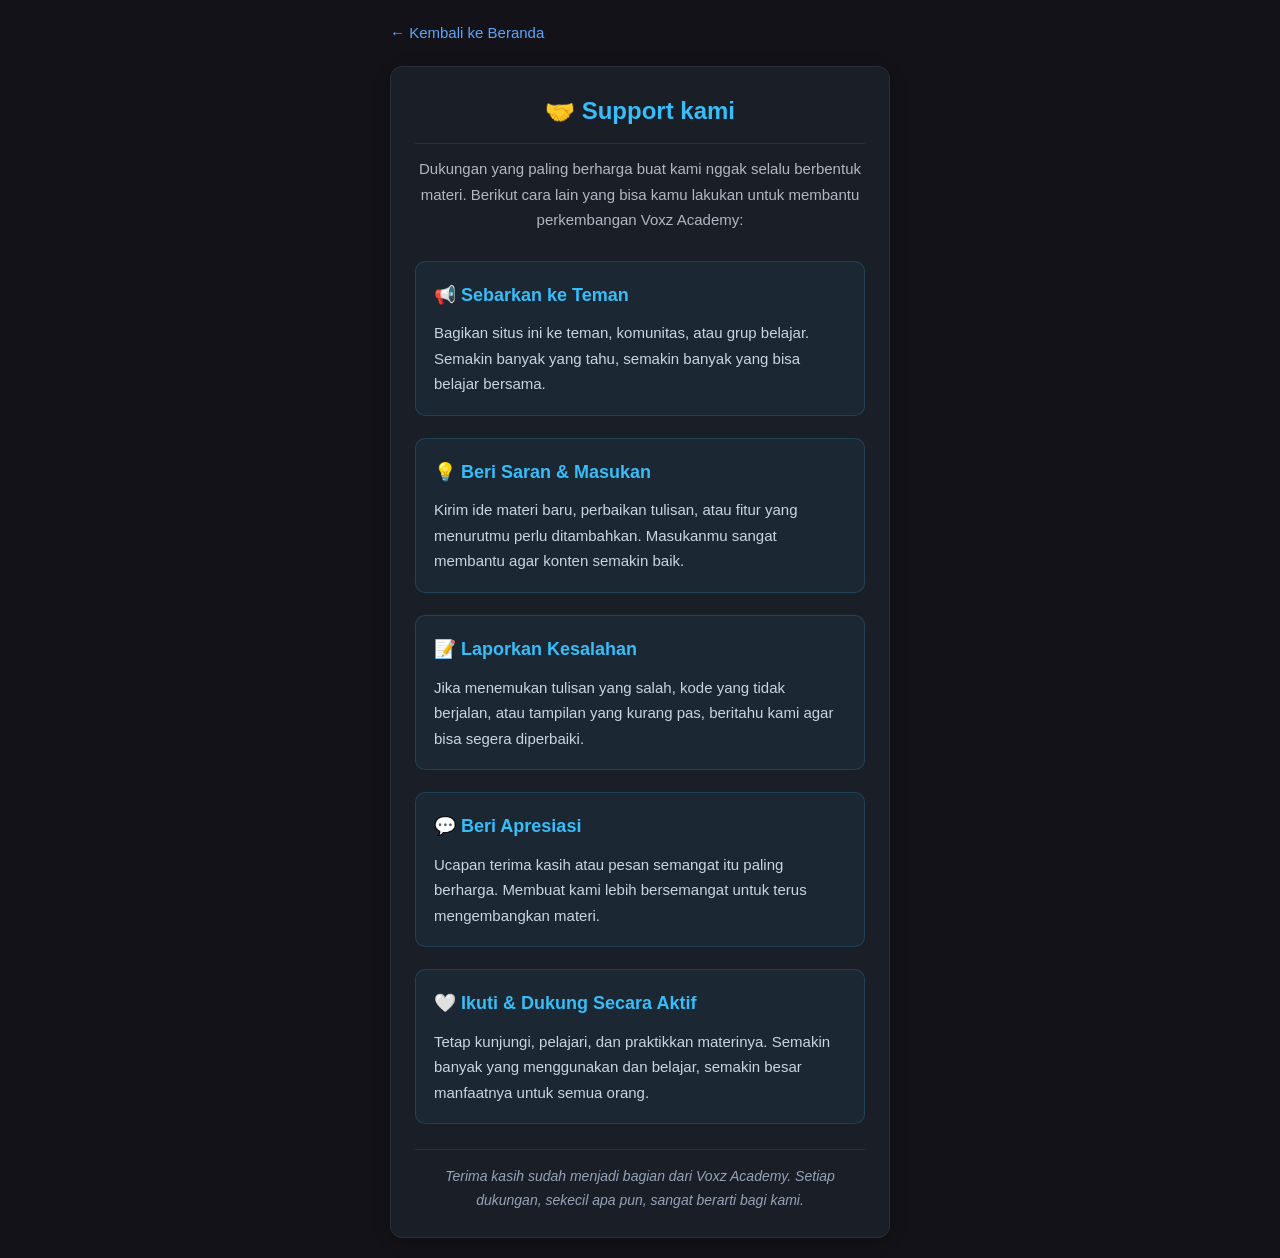
<file: support.html>
<!DOCTYPE html>
<html lang="id">
<head>
  <meta charset="UTF-8">
  <meta name="viewport" content="width=device-width, initial-scale=1.0">
  <title>🤝 Dukungan Lainnya | Voxz Academy</title>
  <style>
    * {
      margin: 0;
      padding: 0;
      box-sizing: border-box;
      font-family: Arial, sans-serif;
    }

    body {
      background-color: #121218;
      color: #E2E8F0;
      padding: 20px 16px;
      line-height: 1.7;
    }

    .kembali {
      display: block;
      max-width: 500px;
      margin: 0 auto 20px;
      color: #60A5FA;
      text-decoration: none;
      font-size: 15px;
    }

    .wadah {
      max-width: 500px;
      margin: 0 auto;
      background: #1A1E27;
      border: 1px solid #2A2F3A;
      border-radius: 12px;
      padding: 24px;
      box-shadow: 0 4px 16px rgba(0,0,0,0.25);
    }

    h1 {
      text-align: center;
      font-size: 24px;
      color: #38BDF8;
      margin-bottom: 12px;
      padding-bottom: 12px;
      border-bottom: 1px solid #2A2F3A;
    }

    .deskripsi {
      text-align: center;
      font-size: 15px;
      color: #B0B8C4;
      margin-bottom: 28px;
    }

    .cara-dukungan {
      margin-bottom: 22px;
      padding: 18px;
      border-radius: 10px;
      background: rgba(56, 189, 248, 0.06);
      border: 1px solid rgba(56, 189, 248, 0.18);
    }

    .cara-dukungan h3 {
      color: #38BDF8;
      margin-bottom: 10px;
      font-size: 18px;
      display: flex;
      align-items: center;
      gap: 8px;
    }

    .cara-dukungan p {
      color: #CBD5E1;
      font-size: 15px;
    }

    .catatan {
      margin-top: 25px;
      padding-top: 15px;
      border-top: 1px solid #2A2F3A;
      text-align: center;
      font-size: 14px;
      color: #94A3B8;
      font-style: italic;
    }
  </style>
</head>
<body>

<a href="index.html" class="kembali">← Kembali ke Beranda</a>

<div class="wadah">
  <h1>🤝 Support kami</h1>

  <p class="deskripsi">
    Dukungan yang paling berharga buat kami nggak selalu berbentuk materi. Berikut cara lain yang bisa kamu lakukan untuk membantu perkembangan Voxz Academy:
  </p>

  <div class="cara-dukungan">
    <h3>📢 Sebarkan ke Teman</h3>
    <p>Bagikan situs ini ke teman, komunitas, atau grup belajar. Semakin banyak yang tahu, semakin banyak yang bisa belajar bersama.</p>
  </div>

  <div class="cara-dukungan">
    <h3>💡 Beri Saran & Masukan</h3>
    <p>Kirim ide materi baru, perbaikan tulisan, atau fitur yang menurutmu perlu ditambahkan. Masukanmu sangat membantu agar konten semakin baik.</p>
  </div>

  <div class="cara-dukungan">
    <h3>📝 Laporkan Kesalahan</h3>
    <p>Jika menemukan tulisan yang salah, kode yang tidak berjalan, atau tampilan yang kurang pas, beritahu kami agar bisa segera diperbaiki.</p>
  </div>

  <div class="cara-dukungan">
    <h3>💬 Beri Apresiasi</h3>
    <p>Ucapan terima kasih atau pesan semangat itu paling berharga. Membuat kami lebih bersemangat untuk terus mengembangkan materi.</p>
  </div>

  <div class="cara-dukungan">
    <h3>🤍 Ikuti & Dukung Secara Aktif</h3>
    <p>Tetap kunjungi, pelajari, dan praktikkan materinya. Semakin banyak yang menggunakan dan belajar, semakin besar manfaatnya untuk semua orang.</p>
  </div>

  <p class="catatan">
    Terima kasih sudah menjadi bagian dari Voxz Academy. Setiap dukungan, sekecil apa pun, sangat berarti bagi kami.
  </p>
</div>

</body>
</html>
</file>
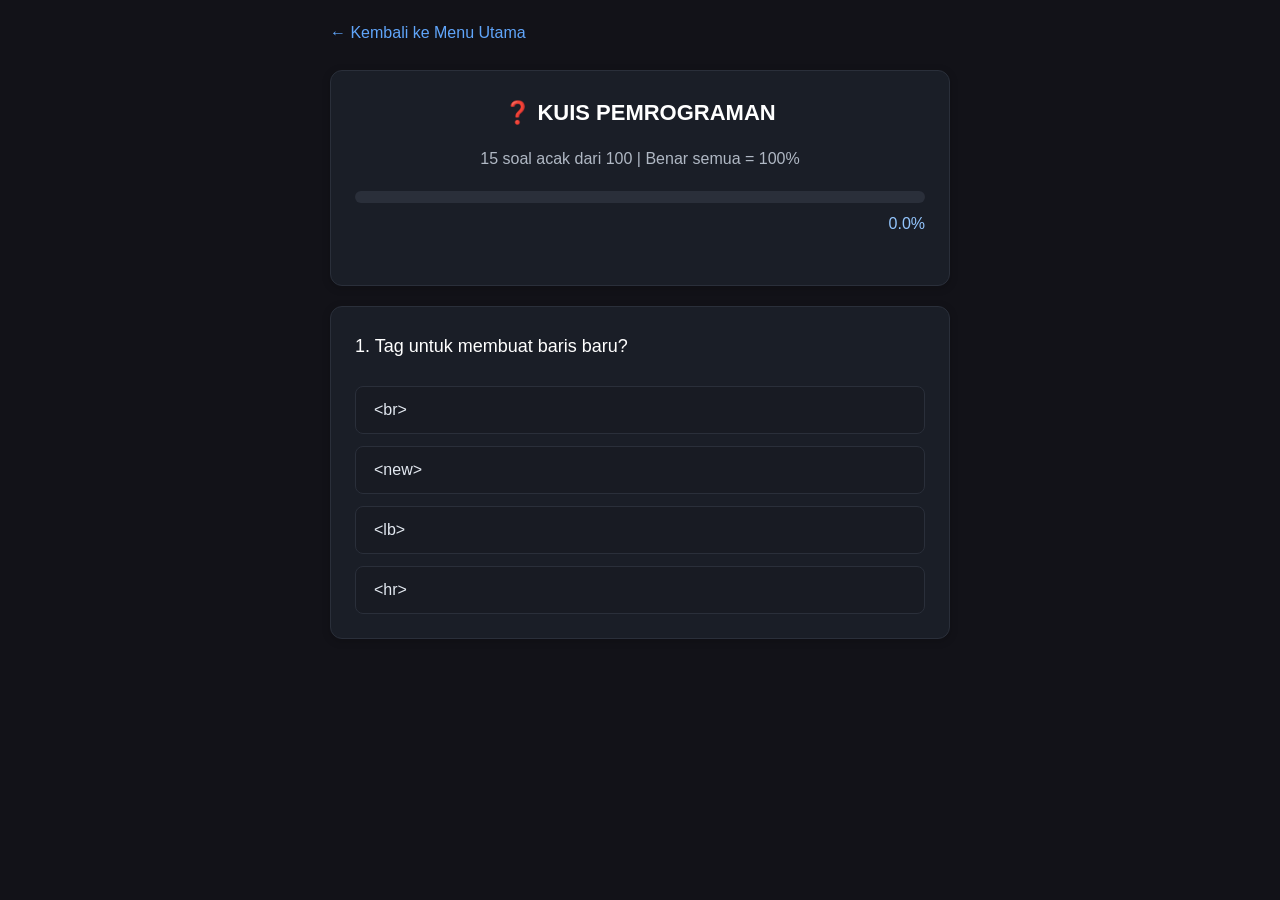
<file: tanya.html>
<!DOCTYPE html>
<html lang="id">
<head>
  <meta charset="UTF-8">
  <meta name="viewport" content="width=device-width, initial-scale=1.0">
  <title>Kuis Tanya Jawab || Voxz Academy</title>
  <style>
    * {
      margin: 0;
      padding: 0;
      box-sizing: border-box;
      font-family: Arial, sans-serif;
    }

    body {
      background-color: #121218;
      color: #E2E8F0;
      padding: 20px 16px;
      line-height: 1.6;
    }

    .container {
      max-width: 620px;
      margin: 0 auto;
    }

    .kembali {
      display: inline-block;
      margin-bottom: 24px;
      color: #60A5FA;
      text-decoration: none;
      font-weight: 500;
    }

    .kembali:hover {
      text-decoration: underline;
    }

    .card {
      background: #1A1E27;
      border: 1px solid #2A2F3A;
      border-radius: 12px;
      padding: 24px;
      margin-bottom: 20px;
      box-shadow: 0 2px 8px rgba(0,0,0,0.2);
    }

    h1 {
      color: #FFFFFF;
      font-size: 22px;
      margin-bottom: 16px;
      text-align: center;
    }

    .info {
      text-align: center;
      color: #B0B8C4;
      margin-bottom: 20px;
    }

    .progres-baris {
      width: 100%;
      height: 12px;
      background: #2A2F3A;
      border-radius: 6px;
      overflow: hidden;
      margin-bottom: 8px;
    }

    .progres-isi {
      height: 100%;
      width: 0%;
      background: linear-gradient(90deg, #3B82F6, #60A5FA);
      transition: all 0.3s ease;
    }

    .progres-teks {
      text-align: right;
      font-weight: 500;
      color: #93C5FD;
      margin-bottom: 24px;
    }

    .soal {
      font-size: 18px;
      font-weight: 500;
      margin-bottom: 24px;
      color: #FFFFFF;
      line-height: 1.7;
    }

    .pilihan {
      display: flex;
      flex-direction: column;
      gap: 12px;
    }

    .tombol-pilih {
      padding: 14px 18px;
      background: #181B23;
      border: 1px solid #2A2F3A;
      border-radius: 8px;
      text-align: left;
      color: #E2E8F0;
      font-size: 16px;
      cursor: pointer;
      transition: all 0.2s ease;
    }

    .tombol-pilih:hover:not(:disabled) {
      background: #222731;
      border-color: rgba(59, 130, 246, 0.5);
    }

    .tombol-pilih:disabled {
      cursor: not-allowed;
      opacity: 0.7;
    }

    .benar {
      background: rgba(16, 185, 129, 0.25) !important;
      border-color: #10B981 !important;
      color: #94E2D5 !important;
    }

    .salah {
      background: rgba(239, 68, 68, 0.25) !important;
      border-color: #EF4444 !important;
      color: #FCA5A5 !important;
    }

    .hasil-akhir {
      text-align: center;
      padding: 30px;
      background: rgba(59, 130, 246, 0.15);
      border: 1px solid rgba(59, 130, 246, 0.3);
      border-radius: 12px;
      margin-top: 20px;
      display: none;
    }

    .nilai {
      font-size: 32px;
      font-weight: bold;
      color: #3B82F6;
      margin: 12px 0;
    }

    .tombol-ulang {
      margin-top: 20px;
      background: #3B82F6;
      color: white;
      border: none;
      border-radius: 8px;
      padding: 12px 28px;
      font-size: 16px;
      font-weight: 500;
      cursor: pointer;
      transition: background 0.2s ease;
    }

    .tombol-ulang:hover {
      background: #2563EB;
    }
  </style>
</head>
<body>

<div class="container">
  <a href="index.html" class="kembali">← Kembali ke Menu Utama</a>

  <div class="card">
    <h1>❓ KUIS PEMROGRAMAN</h1>
    <p class="info">15 soal acak dari 100 | Benar semua = 100%</p>

    <div class="progres-baris">
      <div class="progres-isi" id="progresBar"></div>
    </div>
    <div class="progres-teks" id="progresTeks">0%</div>
  </div>

  <div class="card" id="kotakSoal">
    <div class="soal" id="teksSoal"></div>
    <div class="pilihan" id="daftarPilihan"></div>
  </div>

  <div class="hasil-akhir" id="hasilAkhir">
    <h2>Selesai! 🎉</h2>
    <p>Progres Akhir:</p>
    <div class="nilai" id="nilaiAkhir"></div>
    <p id="pesanHasil"></p>
    <button class="tombol-ulang" onclick="mulaiUlang()">Kerjakan Lagi</button>
  </div>
</div>

<script>
// --------------------------
// DAFTAR 100 SOAL LENGKAP
// --------------------------
const daftarSoal = [
  // HTML
  { soal: "Kepanjangan HTML adalah?", pilihan: ["HyperText Markup Language", "High Tech Multi Language", "Home Tool Markup Link", "Hyper Transfer Markup Language"], jawaban: 0 },
  { soal: "Fungsi utama HTML?", pilihan: ["Mengatur tampilan", "Membuat struktur halaman", "Membuat animasi", "Menyimpan data"], jawaban: 1 },
  { soal: "Tag untuk judul terbesar?", pilihan: ["<h6>", "<h1>", "<p>", "<div>"], jawaban: 1 },
  { soal: "Tag untuk paragraf?", pilihan: ["<text>", "<p>", "<par>", "<span>"], jawaban: 1 },
  { soal: "Tag untuk gambar?", pilihan: ["<img>", "<pic>", "<image>", "<src>"], jawaban: 0 },
  { soal: "Atribut sumber gambar?", pilihan: ["href", "src", "link", "url"], jawaban: 1 },
  { soal: "Tag untuk tautan/link?", pilihan: ["<a>", "<link>", "<ref>", "<url>"], jawaban: 0 },
  { soal: "Atribut alamat tujuan link?", pilihan: ["src", "href", "target", "rel"], jawaban: 1 },
  { soal: "Tag untuk membuat daftar tak bernomor?", pilihan: ["<ol>", "<ul>", "<li>", "<dl>"], jawaban: 1 },
  { soal: "Tag untuk membuat daftar bernomor?", pilihan: ["<ul>", "<ol>", "<li>", "<dl>"], jawaban: 1 },
  { soal: "Tag untuk menampilkan teks tebal?", pilihan: ["<b> atau <strong>", "<i>", "<u>", "<em>"], jawaban: 0 },
  { soal: "Tag untuk teks miring?", pilihan: ["<b>", "<i> atau <em>", "<u>", "<mark>"], jawaban: 1 },
  { soal: "Tag untuk membuat garis bawah?", pilihan: ["<u>", "<b>", "<i>", "<hr>"], jawaban: 0 },
  { soal: "Tag untuk membuat baris baru?", pilihan: ["<br>", "<new>", "<lb>", "<hr>"], jawaban: 0 },
  { soal: "Tag untuk membuat garis pemisah?", pilihan: ["<hr>", "<br>", "<line>", "<div>"], jawaban: 0 },
  { soal: "Tag untuk wadah/penampung elemen?", pilihan: ["<div>", "<span>", "<section>", "<header>"], jawaban: 0 },
  { soal: "Atribut untuk memberi nama unik pada elemen?", pilihan: ["class", "id", "name", "type"], jawaban: 1 },
  { soal: "Atribut untuk mengelompokkan elemen sejenis?", pilihan: ["id", "class", "style", "data"], jawaban: 1 },
  { soal: "Tag untuk menulis kode CSS di dalam HTML?", pilihan: ["<css>", "<style>", "<script>", "<link>"], jawaban: 1 },
  { soal: "Tag untuk menulis kode JavaScript di HTML?", pilihan: ["<js>", "<script>", "<code>", "<program>"], jawaban: 1 },

  // CSS
  { soal: "Kepanjangan CSS?", pilihan: ["Cascading Style Sheets", "Computer Style System", "Creative Style Sheet", "Color Style Selector"], jawaban: 0 },
  { soal: "Fungsi utama CSS?", pilihan: ["Membuat struktur", "Mengatur tampilan dan desain", "Membuat interaksi", "Menyimpan data"], jawaban: 1 },
  { soal: "Properti untuk mengatur warna teks?", pilihan: ["text-color", "color", "font-color", "text-style"], jawaban: 1 },
  { soal: "Properti untuk mengatur warna latar belakang?", pilihan: ["background", "bg-color", "background-color", "color"], jawaban: 2 },
  { soal: "Properti untuk mengatur ukuran huruf?", pilihan: ["text-size", "font-size", "size", "letter-size"], jawaban: 1 },
  { soal: "Properti untuk mengatur jenis huruf?", pilihan: ["font-family", "text-font", "font-type", "family"], jawaban: 0 },
  { soal: "Properti untuk mengatur ketebalan huruf?", pilihan: ["font-weight", "text-bold", "weight", "boldness"], jawaban: 0 },
  { soal: "Properti untuk mengatur jarak antar huruf?", pilihan: ["letter-spacing", "word-spacing", "line-height", "margin"], jawaban: 0 },
  { soal: "Properti untuk mengatur jarak antar baris teks?", pilihan: ["line-height", "height", "spacing", "text-height"], jawaban: 0 },
  { soal: "Properti untuk mengatur jarak luar elemen?", pilihan: ["padding", "margin", "border", "gap"], jawaban: 1 },
  { soal: "Properti untuk mengatur jarak dalam elemen?", pilihan: ["margin", "padding", "space", "inner"], jawaban: 1 },
  { soal: "Properti untuk membuat garis tepi elemen?", pilihan: ["line", "border", "outline", "stroke"], jawaban: 1 },
  { soal: "Cara menengahkan elemen secara horizontal?", pilihan: ["margin: 0 auto", "align: center", "center: true", "padding: auto"], jawaban: 0 },
  { soal: "Satuan ukuran yang mengikuti ukuran layar?", pilihan: ["px", "cm", "rem / %", "mm"], jawaban: 2 },
  { soal: "Tanda komentar di CSS?", pilihan: ["//", "/* */", "<!-- -->", "#"], jawaban: 1 },
  { soal: "Selektor untuk memilih elemen berdasarkan ID?", pilihan: ["#nama", ".nama", "nama", "*"], jawaban: 0 },
  { soal: "Selektor untuk memilih elemen berdasarkan class?", pilihan: [".nama", "#nama", "nama", "::nama"], jawaban: 0 },
  { soal: "Properti untuk mengatur posisi elemen?", pilihan: ["position", "place", "float", "align"], jawaban: 0 },
  { soal: "Nilai posisi agar elemen tetap di tempat meski di-scroll?", pilihan: ["relative", "absolute", "fixed", "static"], jawaban: 2 },
  { soal: "Properti untuk membuat bayangan pada teks?", pilihan: ["text-shadow", "box-shadow", "shadow", "text-effect"], jawaban: 0 },

  // JavaScript Dasar
  { soal: "Kepanjangan JS?", pilihan: ["Jual Seblak 🗿", "JavaScript", "Java Script", "Jaringan Sistem"], jawaban: 1 },
  { soal: "Fungsi utama JavaScript?", pilihan: ["Mengatur struktur", "Mengatur tampilan", "Membuat halaman interaktif", "Menyimpan data permanen"], jawaban: 2 },
  { soal: "Cara menampilkan teks di konsol?", pilihan: ["print()", "console.log()", "display()", "show()"], jawaban: 1 },
  { soal: "Tanda komentar satu baris di JS?", pilihan: ["//", "/* */", "#", "<!-- -->"], jawaban: 0 },
  { soal: "Tanda komentar banyak baris di JS?", pilihan: ["//", "/* */", "<!-- -->", "##"], jawaban: 1 },
  { soal: "Cara mendeklarasikan variabel?", pilihan: ["var / let / const", "variable", "int", "set"], jawaban: 0 },
  { soal: "Variabel yang nilainya tidak bisa diubah?", pilihan: ["let", "const", "var", "fix"], jawaban: 1 },
  { soal: "Tipe data untuk angka?", pilihan: ["String", "Number", "Boolean", "Object"], jawaban: 1 },
  { soal: "Tipe data untuk teks?", pilihan: ["Text", "String", "Char", "Word"], jawaban: 1 },
  { soal: "Tipe data untuk nilai benar/salah?", pilihan: ["Boolean", "TrueFalse", "Logic", "Bit"], jawaban: 0 },
  { soal: "Tanda untuk penjumlahan?", pilihan: ["+", "-", "*", "/"], jawaban: 0 },
  { soal: "Tanda untuk perkalian?", pilihan: ["x", "*", ".", "**"], jawaban: 1 },
  { soal: "Tanda untuk pembagian?", pilihan: [":", "/", "\\", "%"], jawaban: 1 },
  { soal: "Tanda untuk sisa pembagian?", pilihan: ["%", "mod", "rem", "//"], jawaban: 0 },
  { soal: "Operator perbandingan sama persis?", pilihan: ["==", "===", "=", "!="], jawaban: 1 },
  { soal: "Operator logika DAN?", pilihan: ["&&", "||", "!", "&"], jawaban: 0 },
  { soal: "Operator logika ATAU?", pilihan: ["&&", "||", "!", "|"], jawaban: 1 },
  { soal: "Operator logika BUKAN?", pilihan: ["!", "~", "-", "not"], jawaban: 0 },
  { soal: "Struktur percabangan jika...maka?", pilihan: ["for", "if...else", "while", "switch"], jawaban: 1 },
  { soal: "Struktur perulangan dengan jumlah yang jelas?", pilihan: ["while", "do...while", "for", "if"], jawaban: 2 },

  // JavaScript Menengah
  { soal: "Cara mengubah isi teks elemen HTML?", pilihan: ["textContent", "changeText", "setText", "inner"], jawaban: 0 },
  { soal: "Cara mengambil elemen berdasarkan ID?", pilihan: ["getElementById()", "querySelector()", "getElementsByClass()", "findId()"], jawaban: 0 },
  { soal: "Cara mengambil elemen berdasarkan class?", pilihan: ["getElementsByClassName()", "getElementByClass()", "queryId()", "findClass()"], jawaban: 0 },
  { soal: "Cara menjalankan fungsi saat tombol diklik?", pilihan: ["onclick", "click", "onpress", "tap"], jawaban: 0 },
  { soal: "Fungsi untuk mengubah teks menjadi angka?", pilihan: ["parseInt() / Number()", "toNumber()", "convert()", "int()"], jawaban: 0 },
  { soal: "Fungsi untuk mengubah angka menjadi teks?", pilihan: ["toString()", "toText()", "string()", "text()"], jawaban: 0 },
  { soal: "Cara menggabungkan dua teks?", pilihan: ["+ atau concat()", "join()", "merge()", "combine()"], jawaban: 0 },
  { soal: "Tipe data untuk menyimpan banyak data sekaligus?", pilihan: ["Array", "Object", "List", "Collection"], jawaban: 0 },
  { soal: "Indeks pertama dalam array dimulai dari?", pilihan: ["1", "0", "a", "-1"], jawaban: 1 },
  { soal: "Cara mengambil panjang/jumlah isi array?", pilihan: ["length", "size", "count", "total"], jawaban: 0 },
  { soal: "Metode untuk menambah data di akhir array?", pilihan: ["push()", "pop()", "shift()", "unshift()"], jawaban: 0 },
  { soal: "Metode untuk menghapus data di akhir array?", pilihan: ["pop()", "push()", "remove()", "delete()"], jawaban: 0 },
  { soal: "Struktur data yang menyimpan pasangan kunci dan nilai?", pilihan: ["Object", "Array", "Map", "List"], jawaban: 0 },
  { soal: "Cara membuat fungsi di JS?", pilihan: ["function nama() {}", "create function", "def nama()", "func nama:"], jawaban: 0 },
  { soal: "Kata kunci untuk mengembalikan nilai dari fungsi?", pilihan: ["return", "back", "send", "result"], jawaban: 0 },
  { soal: "Fungsi yang berjalan otomatis setelah jeda waktu?", pilihan: ["setTimeout()", "setInterval()", "delay()", "wait()"], jawaban: 0 },
  { soal: "Fungsi yang berjalan berulang setiap selang waktu tertentu?", pilihan: ["setInterval()", "setTimeout()", "loop()", "repeat()"], jawaban: 0 },
  { soal: "Cara menghentikan perulangan setInterval?", pilihan: ["clearInterval()", "stopInterval()", "end()", "halt()"], jawaban: 0 },
  { soal: "Peristiwa saat halaman selesai dimuat?", pilihan: ["load", "ready", "start", "init"], jawaban: 0 },
  { soal: "Cara menambahkan gaya CSS lewat JS?", pilihan: ["element.style.properti", "element.css()", "element.setStyle()", "style()"], jawaban: 0 },

  // Tambahan Lanjutan
  { soal: "Apa kepanjangan DOM?", pilihan: ["Document Object Model", "Data Object Method", "Document Output Module", "Display Object Model"], jawaban: 0 },
  { soal: "Apa fungsi DOM?", pilihan: ["Menghubungkan JS dengan HTML", "Mengatur server", "Menyimpan data", "Membuat animasi"], jawaban: 0 },
  { soal: "Metode untuk mencari elemen dengan selektor CSS?", pilihan: ["querySelector()", "getElement()", "find()", "search()"], jawaban: 0 },
  { soal: "Cara menambahkan elemen baru ke halaman?", pilihan: ["createElement() + appendChild()", "addElement()", "insert()", "newTag()"], jawaban: 0 },
  { soal: "Cara menghapus elemen dari halaman?", pilihan: ["remove()", "delete()", "clear()", "erase()"], jawaban: 0 },
  { soal: "Tipe data apa yang tidak memiliki nilai?", pilihan: ["null", "undefined", "kosong", "nol"], jawaban: 0 },
  { soal: "Apa nilai variabel yang belum diberi isi?", pilihan: ["undefined", "null", "empty", "NaN"], jawaban: 0 },
  { soal: "Apa kepanjangan NaN?", pilihan: ["Not a Number", "Negative and Null", "No Assigned Name", "New Array Node"], jawaban: 0 },
  { soal: "Metode untuk memeriksa tipe data suatu nilai?", pilihan: ["typeof", "type", "getType", "checkType"], jawaban: 0 },
  { soal: "Cara mengubah teks menjadi huruf besar semua?", pilihan: ["toUpperCase()", "upperCase()", "big()", "capital()"], jawaban: 0 },
  { soal: "Cara mengubah teks menjadi huruf kecil semua?", pilihan: ["toLowerCase()", "lowerCase()", "small()", "tiny()"], jawaban: 0 },
  { soal: "Metode untuk memotong sebagian teks?", pilihan: ["slice()", "cut()", "trim()", "split()"], jawaban: 0 },
  { soal: "Metode untuk menghapus spasi di awal dan akhir teks?", pilihan: ["trim()", "strip()", "clean()", "clear()"], jawaban: 0 },
  { soal: "Apa itu API?", pilihan: ["Antarmuka untuk menghubungkan program", "Bahasa pemrograman", "Jenis server", "Basis data"], jawaban: 0 },
  { soal: "Apa fungsi JSON?", pilihan: ["Format pertukaran data ringan", "Bahasa pemrograman", "Jenis variabel", "Metode penyimpanan"], jawaban: 0 }
];

// --------------------------
// PENGATURAN SISTEM
// --------------------------
const JUMLAH_SOAL_TAMPIL = 15;   // Ambil 15 soal acak
const NAIK_PER_SOAL = 100 / JUMLAH_SOAL_TAMPIL; // +6,67% per benar
const TURUN_SALAH = 2;           // -2% per salah

let soalTerpilih = [];
let progres = 0;
let nomorSoal = 0;

// --------------------------
// FUNGSI ACAK SOAL
// --------------------------
function acakSoal() {
  const salin = [...daftarSoal];
  const hasil = [];
  for (let i = 0; i < JUMLAH_SOAL_TAMPIL; i++) {
    const posisi = Math.floor(Math.random() * salin.length);
    hasil.push(salin.splice(posisi, 1)[0]);
  }
  return hasil;
}

// --------------------------
// TAMPILKAN SOAL
// --------------------------
function tampilkanSoal() {
  if (nomorSoal >= soalTerpilih.length) {
    tampilkanHasil();
    return;
  }

  const soal = soalTerpilih[nomorSoal];
  document.getElementById("teksSoal").textContent = `${nomorSoal + 1}. ${soal.soal}`;

  const wadah = document.getElementById("daftarPilihan");
  wadah.innerHTML = "";

  soal.pilihan.forEach((opsi, indeks) => {
    const tombol = document.createElement("button");
    tombol.className = "tombol-pilih";
    tombol.textContent = opsi;
    tombol.onclick = () => cekJawaban(indeks);
    wadah.appendChild(tombol);
  });
}

// --------------------------
// CEK JAWABAN
// --------------------------
function cekJawaban(pilihanPengguna) {
  const soal = soalTerpilih[nomorSoal];
  const semuaTombol = document.querySelectorAll(".tombol-pilih");
  semuaTombol.forEach(btn => btn.disabled = true);

  if (pilihanPengguna === soal.jawaban) {
    semuaTombol[pilihanPengguna].classList.add("benar");
    progres = Math.min(progres + NAIK_PER_SOAL, 100);
  } else {
    semuaTombol[pilihanPengguna].classList.add("salah");
    semuaTombol[soal.jawaban].classList.add("benar");
    progres = Math.max(progres - TURUN_SALAH, 0);
  }

  perbaruiProgres();

  setTimeout(() => {
    nomorSoal++;
    tampilkanSoal();
  }, 1000);
}

// --------------------------
// PERBARUI TAMPILAN PROGRES
// --------------------------
function perbaruiProgres() {
  document.getElementById("progresBar").style.width = `${progres.toFixed(1)}%`;
  document.getElementById("progresTeks").textContent = `${progres.toFixed(1)}%`;
}

// --------------------------
// TAMPILKAN HASIL AKHIR
// --------------------------
function tampilkanHasil() {
  document.getElementById("kotakSoal").style.display = "none";
  document.getElementById("hasilAkhir").style.display = "block";
  document.getElementById("nilaiAkhir").textContent = `${progres.toFixed(1)}%`;

  if (progres >= 90) document.getElementById("pesanHasil").textContent = "Sempurna! Siap buat kode 🔥";
  else if (progres >= 75) document.getElementById("pesanHasil").textContent = "Bagus! Paham dasar-dasarnya 👍";
  else if (progres >= 50) document.getElementById("pesanHasil").textContent = "Cukup baik, latihan lagi ya 😊";
  else document.getElementById("pesanHasil").textContent = "Semangat! Pelajari lagi materinya 💪";
}

// --------------------------
// MULAI / ULANG KUIS
// --------------------------
function mulaiUlang() {
  soalTerpilih = acakSoal();
  progres = 0;
  nomorSoal = 0;
  document.getElementById("kotakSoal").style.display = "block";
  document.getElementById("hasilAkhir").style.display = "none";
  perbaruiProgres();
  tampilkanSoal();
}

// Jalankan saat halaman dibuka
mulaiUlang();
</script>

</body>
</html>
</file>
<file: style.css>
body {
  background-color: rgba(18, 18, 24, 1);
  margin: 0;
  padding: 20px 16px;
  box-sizing: border-box;
  font-family: Arial, sans-serif;
}

/* 👉 Gaya Judul Pemisah */
.judul-bagian {
  width: 100%;
  max-width: 450px;
  margin: 24px auto 10px auto;
  font-size: 13px;
  font-weight: 600;
  color: rgba(176, 184, 196, 0.8);
  text-transform: uppercase;
  letter-spacing: 0.5px;
  padding-left: 8px;
}

/* Tombol / Link */
a.button {
  text-decoration: none;
  display: flex;
  align-items: center;
  width: 100%;
  max-width: 450px;
  min-height: 65px;
  padding: 14px 18px;
  margin: 0 auto 10px auto;
  background: rgba(26, 30, 39, 1);
  border: 1px solid rgba(42, 47, 58, 1);
  border-radius: 10px;
  box-sizing: border-box;
  cursor: pointer;
  transition: all 0.2s ease;
  box-shadow: 0 2px 6px rgba(0, 0, 0, 0.15);
}

a.button:hover {
  background: rgba(34, 39, 49, 1);
  box-shadow: 0 3px 10px rgba(0, 0, 0, 0.2);
}

a.button:active {
  background: rgba(22, 26, 34, 1);
  transform: scale(0.98);
  box-shadow: inset 0 2px 4px rgba(0, 0, 0, 0.2);
}

h2 {
  color: rgba(255, 255, 255, 0.95);
  margin: 0;
  font-size: 16px;
  font-weight: 500;
}

/* Penanda Warna Samping */
a.button.latihan {
  border-left: 3px solid rgba(16, 185, 129, 1);
}

a.button.tanya {
  border-left: 3px solid rgba(59, 130, 246, 1);
}

a.button.care {
  border-left: 3px solid rgba(245, 158, 11, 1);
}

/* === BAGIAN JUDUL UTAMA === */
.hero {
  max-width: 450px;
  margin: 0 auto 32px auto;
  text-align: center;
  padding: 24px 16px;
}

.label-atas {
  display: inline-block;
  font-size: 12px;
  color: #b4aaff;
  background: rgba(100, 80, 220, 0.15);
  border: 1px solid rgba(120, 100, 240, 0.3);
  border-radius: 20px;
  padding: 6px 14px;
  margin-bottom: 20px;
  letter-spacing: 0.5px;
}

.judul-utama {
  font-size: 32px;
  font-weight: bold;
  color: #f0f4ff;
  line-height: 1.2;
  margin-bottom: 16px;
}

.judul-utama span {
  background: linear-gradient(90deg, #60a5fa, #a78bfa);
  -webkit-background-clip: text;
  -webkit-text-fill-color: transparent;
  background-clip: text;
}

.deskripsi {
  font-size: 15px;
  color: #94a3b8;
  line-height: 1.6;
}

/* === TOMBOL DONASI === */
a.button.donasi {
  border-left: 3px solid rgba(56, 189, 248, 1);
}

/* === TOMBOL BAGIAN BANTUAN === */
a.button.faq {
  border-left: 3px solid rgba(14, 165, 233, 1); /* Biru langit */
}
a.button.panduan {
  border-left: 3px solid rgba(0, 225, 225, 0.6); 
}

a.button.contribution {
  border-left: 3px solid rgba(234, 179, 8, 1);
}
</file>
